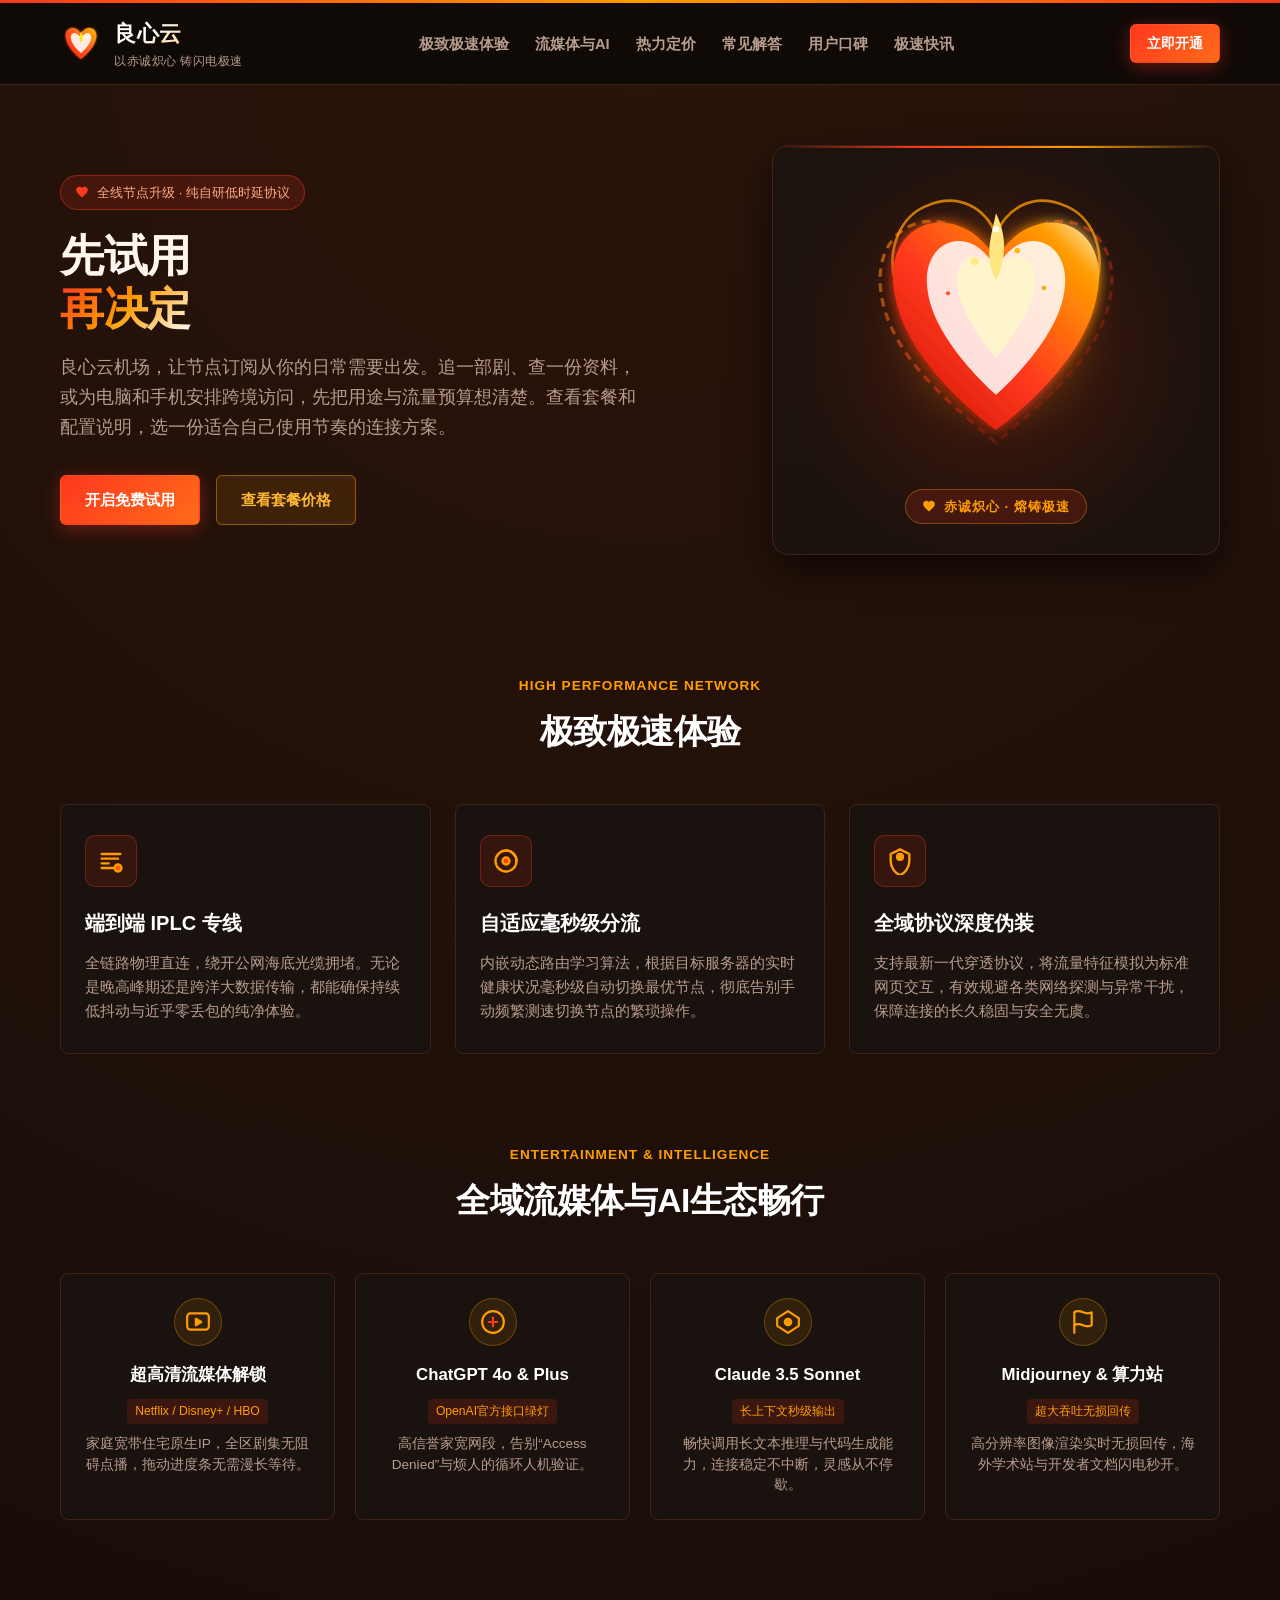
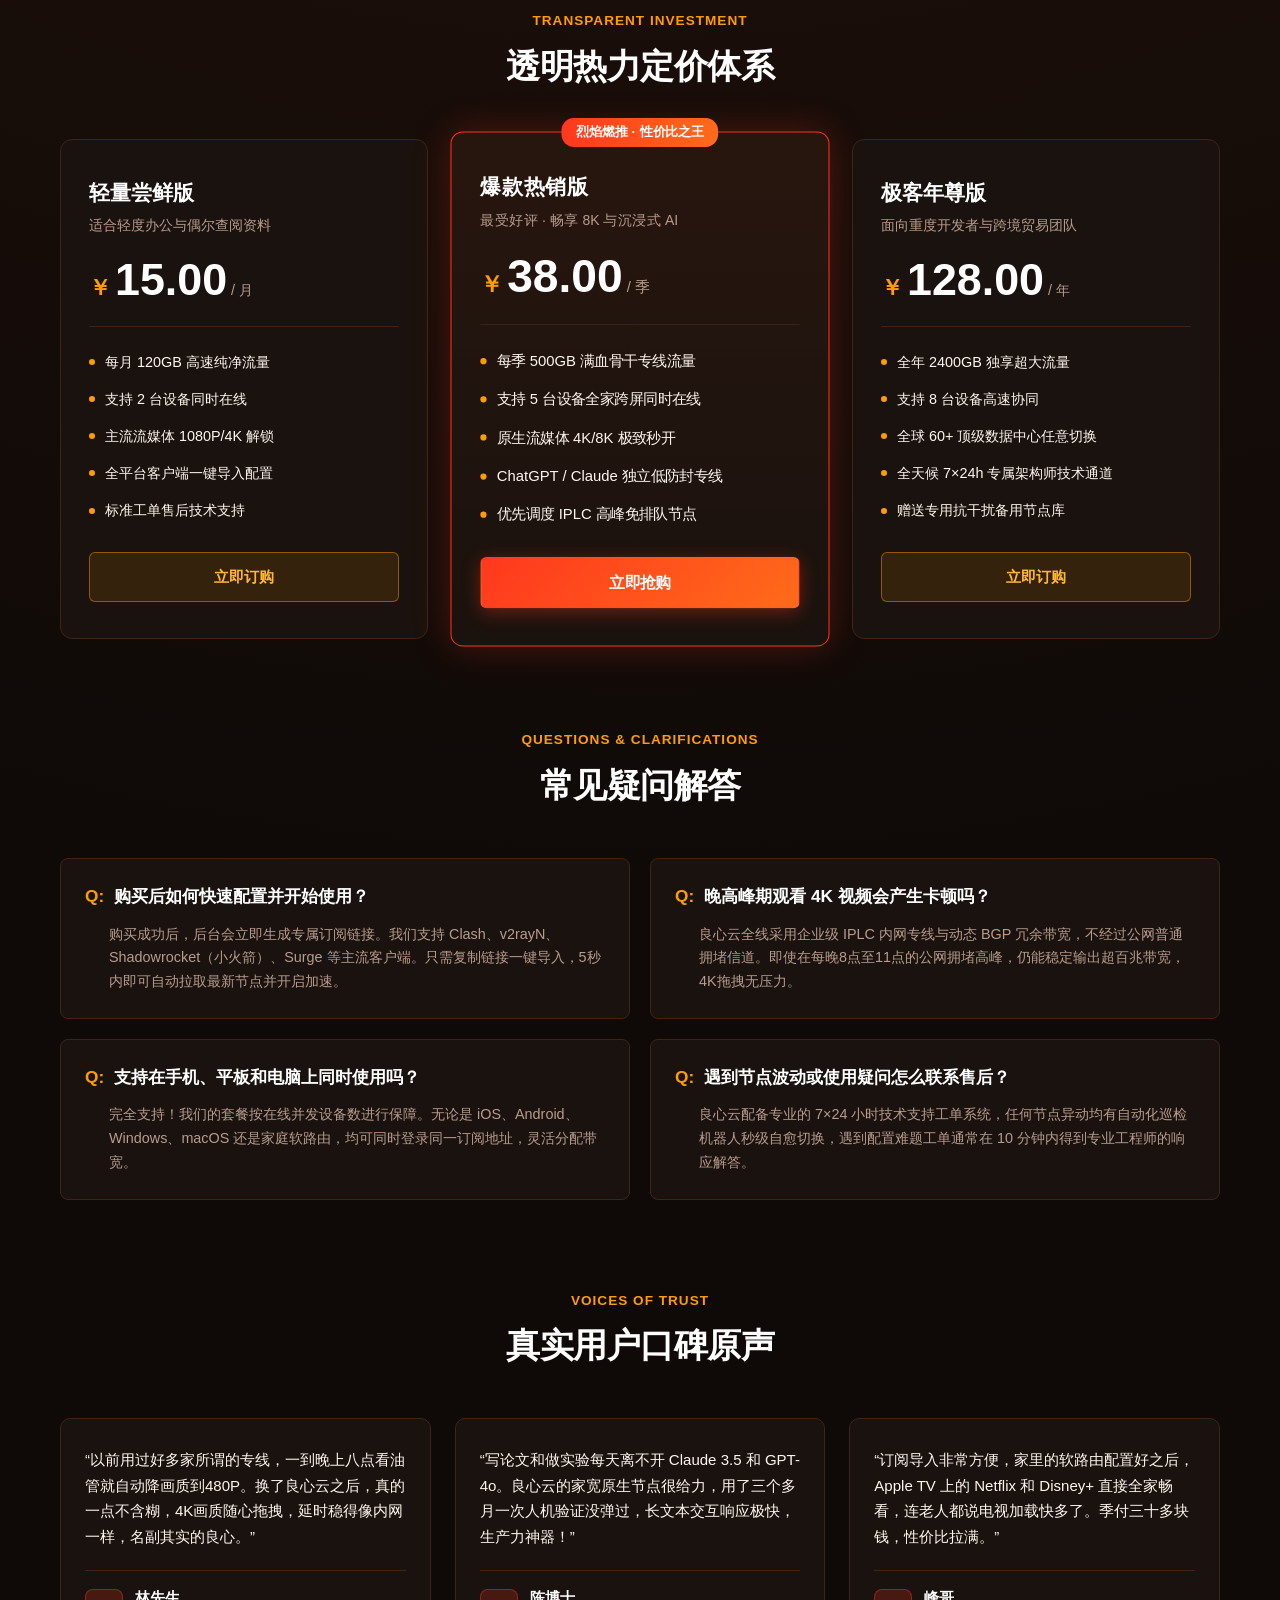
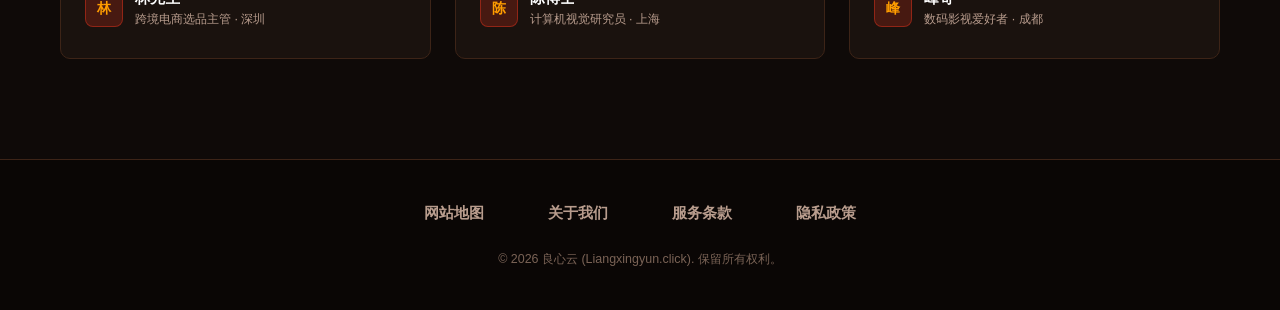
<file: index.html>
<!DOCTYPE html>

<html lang="zh-CN">
<head>
<meta charset="utf-8"/>
<meta content="width=device-width, initial-scale=1.0" name="viewport"/>
<title>良心云机场｜客户端保活、设备联网与日常使用</title>
<meta content="良心云机场，让节点订阅从你的日常需要出发。追一部剧、查一份资料，或为电脑和手机安排跨境访问，先把用途与流量预算想清楚。查看套餐和配置说明，选一份适合自己使用节奏的连接方案。" name="description"/>
<meta content="良心云, 机场推荐, 免费体验, 手机热点, 客户端保活, Steam商店, 字幕设置" name="keywords"/>
<link href="https://liangxingyun.click/" rel="canonical"/>
<!-- Open Graph 社交分享优化 -->
<meta content="zh_CN" property="og:locale"/>
<meta content="website" property="og:type"/>
<meta content="良心云机场｜客户端保活、设备联网与日常使用" property="og:title"/>
<meta content="良心云机场，让节点订阅从你的日常需要出发。追一部剧、查一份资料，或为电脑和手机安排跨境访问，先把用途与流量预算想清楚。查看套餐和配置说明，选一份适合自己使用节奏的连接方案。" property="og:description"/>
<meta content="https://liangxingyun.click/" property="og:url"/>
<meta content="良心云" property="og:site_name"/>
<meta content="https://liangxingyun.click/og-preview.png" property="og:image"/>
<!-- Twitter Card 优化 -->
<meta content="summary_large_image" name="twitter:card"/>
<meta content="良心云机场｜客户端保活、设备联网与日常使用" name="twitter:title"/>
<meta content="良心云机场，让节点订阅从你的日常需要出发。追一部剧、查一份资料，或为电脑和手机安排跨境访问，先把用途与流量预算想清楚。查看套餐和配置说明，选一份适合自己使用节奏的连接方案。" name="twitter:description"/>
<meta content="https://liangxingyun.click/og-preview.png" name="twitter:image"/>
<!-- Schema.org Product 结构化数据 (Rich Snippets) -->
<script type="application/ld+json">
  {
    "@context": "https://schema.org",
    "@type": "Product",
    "name": "良心云极速网络加速服务",
    "image": "https://liangxingyun.click/og-preview.png",
    "description": "良心云提供超高速跨境网络加速与智能专线代理服务，全球优质节点覆盖，秒开4K流媒体，稳定无缝支持主流AI大模型，以赤诚炽心打造极速互联体验。",
    "brand": {
      "@type": "Brand",
      "name": "良心云"
    },
    "sku": "LXY-CLICK-2026",
    "offers": {
      "@type": "AggregateOffer",
      "priceCurrency": "CNY",
      "lowPrice": "15.00",
      "highPrice": "68.00",
      "offerCount": "3",
      "offers": [
        {
          "@type": "Offer",
          "name": "体验极速版",
          "price": "15.00",
          "priceCurrency": "CNY",
          "availability": "https://schema.org/InStock",
          "url": "https://ww012.twilightaff.com/#/?code=A56DH1Af"
        },
        {
          "@type": "Offer",
          "name": "畅享进阶版",
          "price": "35.00",
          "priceCurrency": "CNY",
          "availability": "https://schema.org/InStock",
          "url": "https://ww012.twilightaff.com/#/?code=A56DH1Af"
        },
        {
          "@type": "Offer",
          "name": "尊享旗舰版",
          "price": "68.00",
          "priceCurrency": "CNY",
          "availability": "https://schema.org/InStock",
          "url": "https://ww012.twilightaff.com/#/?code=A56DH1Af"
        }
      ]
    },
    "aggregateRating": {
      "@type": "AggregateRating",
      "ratingValue": "4.9",
      "reviewCount": "128"
    }
  }
  </script>
<link href="style.css" rel="stylesheet"/>
</head>
<body>
<!-- 顶部导光条与导航栏 -->
<header class="flame-header">
<div class="top-flare-strip"></div>
<div class="nav-container">
<a class="logo-flame-link" href="index.html" title="良心云官方首页">
<!-- 主题深度融合：烈焰炽心SVG徽标 -->
<svg aria-label="良心云烈焰心形动态徽标" class="logo-svg" fill="none" role="img" viewbox="0 0 100 100" xmlns="http://www.w3.org/2000/svg">
<defs>
<lineargradient id="flameHeartGrad" x1="0%" x2="100%" y1="100%" y2="0%">
<stop offset="0%" stop-color="#ff1a00"></stop>
<stop offset="50%" stop-color="#ff5722"></stop>
<stop offset="100%" stop-color="#ffb700"></stop>
</lineargradient>
<filter id="flameGlow">
<fegaussianblur result="blur" stddeviation="2"></fegaussianblur>
<fecomposite in="SourceGraphic" in2="blur" operator="over"></fecomposite>
</filter>
</defs>
<!-- 升腾的烈焰心形外廓 -->
<path d="M50 88C50 88 18 64 14 38C10 20 25 10 38 16C46 20 50 28 50 28C50 28 54 20 62 16C75 10 90 20 86 38C82 64 50 88 50 88Z" fill="url(#flameHeartGrad)" filter="url(#flameGlow)"></path>
<!-- 内部向上跃动的炽火心核 -->
<path d="M50 74C50 74 28 56 26 40C24 30 32 23 40 28C46 32 50 38 50 38C50 38 54 32 60 28C68 23 76 30 74 40C72 56 50 74 50 74Z" fill="#ffffff" opacity="0.88"></path>
<!-- 核心脉冲火焰尖芒 -->
<path d="M50 22C48 30 44 38 50 50C54 42 56 32 50 22Z" fill="#ffea00"></path>
</svg>
<div class="logo-meta">
<span class="logo-title">良心云</span>
<span class="logo-tagline">以赤诚炽心 铸闪电极速</span>
</div>
</a>
<!-- 纯CSS响应式移动端导航开关 -->
<input aria-label="切换移动端导航" class="mobile-nav-input" id="flameNavToggle" type="checkbox"/>
<!-- 导航菜单：包含所有板块标题 -->
<nav class="flame-nav-menu" id="flameNavMenu">
<ul class="flame-nav-list">
<li><a class="flame-nav-link" href="#speed-experience">极致极速体验</a></li>
<li><a class="flame-nav-link" href="#streaming-ai">流媒体与AI</a></li>
<li><a class="flame-nav-link" href="#pricing">热力定价</a></li>
<li><a class="flame-nav-link" href="#faq">常见解答</a></li>
<li><a class="flame-nav-link" href="#testimonials">用户口碑</a></li>
<li><a class="flame-nav-link" href="news.html">极速快讯</a></li>
</ul>
</nav>
<!-- 1个核心 CTA 按钮 + 移动端汉堡切换按钮 -->
<div class="nav-actions">
<a class="btn btn-flame-primary btn-sm" href="https://ww012.twilightaff.com/#/?code=A56DH1Af" rel="nofollow" target="_blank">
          立即开通
        </a>
<label aria-label="打开/关闭导航菜单" class="mobile-nav-toggle-btn" for="flameNavToggle">
<span class="hamburger-line"></span>
<span class="hamburger-line"></span>
<span class="hamburger-line"></span>
</label>
</div>
</div>
</header>
<!-- 主体内容 -->
<main class="layout-wrapper">
<!-- 首屏 Hero 区块 -->
<section class="hero-section">
<div class="hero-grid">
<div class="hero-content">
<div class="hero-badge-pill">
<svg viewbox="0 0 24 24"><path d="M12 21.35l-1.45-1.32C5.4 15.36 2 12.28 2 8.5 2 5.42 4.42 3 7.5 3c1.74 0 3.41.81 4.5 2.09C13.09 3.81 14.76 3 16.5 3 19.58 3 22 5.42 22 8.5c0 3.78-3.4 6.86-8.55 11.54L12 21.35z"></path></svg>
<span>全线节点升级 · 纯自研低时延协议</span>
</div>
<h1 class="hero-title">先试用<br/><span class="highlight">再决定</span></h1>
<p class="hero-subtitle">良心云机场，让节点订阅从你的日常需要出发。追一部剧、查一份资料，或为电脑和手机安排跨境访问，先把用途与流量预算想清楚。查看套餐和配置说明，选一份适合自己使用节奏的连接方案。</p>
<div class="hero-cta-group">
<a class="btn btn-flame-primary" href="https://ww012.twilightaff.com/#/?code=A56DH1Af" rel="nofollow" target="_blank">
              开启免费试用
            </a>
<!-- 严格遵照PBN传递权重规则：必须保留target="_blank"，严禁添加rel="nofollow" -->
<a class="btn btn-flame-dofollow" href="#pricing">查看套餐价格</a>
</div>
</div>
<!-- 创意核心：熔岩炽火之心动效艺术舞台 -->
<div class="flame-heart-stage">
<svg aria-label="良心云熔岩炽火之心动效艺术图" class="flame-heart-svg" fill="none" role="img" viewbox="0 0 300 280" xmlns="http://www.w3.org/2000/svg">
<defs>
<!-- 熔岩烈焰主渐变 -->
<radialgradient cx="50%" cy="50%" id="moltenAura" r="50%">
<stop offset="0%" stop-color="#ff381e" stop-opacity="0.35"></stop>
<stop offset="60%" stop-color="#ff9d00" stop-opacity="0.12"></stop>
<stop offset="100%" stop-color="#0f0a08" stop-opacity="0"></stop>
</radialgradient>
<lineargradient id="flameBodyGrad" x1="0%" x2="100%" y1="100%" y2="0%">
<stop offset="0%" stop-color="#cc1100"></stop>
<stop offset="45%" stop-color="#ff381e"></stop>
<stop offset="85%" stop-color="#ff9d00"></stop>
<stop offset="100%" stop-color="#fff5cc"></stop>
</lineargradient>
<lineargradient id="flameSwirlGrad" x1="0%" x2="100%" y1="0%" y2="100%">
<stop offset="0%" stop-color="#ff9d00"></stop>
<stop offset="50%" stop-color="#ff381e" stop-opacity="0.8"></stop>
<stop offset="100%" stop-color="#990000" stop-opacity="0.2"></stop>
</lineargradient>
<filter height="140%" id="flameHeatGlow" width="140%" x="-20%" y="-20%">
<fegaussianblur result="blur" stddeviation="6"></fegaussianblur>
<fecomposite in="SourceGraphic" in2="blur" operator="over"></fecomposite>
</filter>
</defs>
<!-- 背景熔岩光晕 -->
<circle cx="150" cy="140" fill="url(#moltenAura)" r="130"></circle>
<!-- 外层升腾火舌与日冕旋涡 -->
<g class="flame-swirl-outer">
<!-- 左侧环绕火羽 -->
<path d="M150 250C110 215 50 170 42 108C36 60 70 34 105 45C125 51 142 68 150 82C158 68 175 51 195 45C230 34 264 60 258 108C250 170 190 215 150 250Z" fill="none" opacity="0.6" stroke="url(#flameSwirlGrad)" stroke-dasharray="8 6" stroke-width="3"></path>
<!-- 火焰外翼 -->
<path d="M150 55C140 30 115 15 85 28C60 38 48 68 55 98C60 120 78 148 105 178" opacity="0.75" stroke="#ff9d00" stroke-linecap="round" stroke-width="2.5"></path>
<path d="M150 55C160 30 185 15 215 28C240 38 252 68 245 98C240 120 222 148 195 178" opacity="0.75" stroke="#ff9d00" stroke-linecap="round" stroke-width="2.5"></path>
</g>
<!-- 核心熔岩炽心本体 -->
<path d="M150 238C150 238 65 178 55 110C45 60 82 32 118 48C138 56 150 78 150 78C150 78 162 56 182 48C218 32 255 60 245 110C235 178 150 238 150 238Z" fill="url(#flameBodyGrad)" filter="url(#flameHeatGlow)"></path>
<!-- 内部高温炽白聚变心核 -->
<path d="M150 205C150 205 92 155 86 108C80 72 106 52 130 65C142 72 150 86 150 86C150 86 158 72 170 65C194 52 220 72 214 108C208 155 150 205 150 205Z" fill="#ffffff" opacity="0.85"></path>
<path d="M150 170C150 170 118 135 114 105C110 82 125 70 138 78C145 82 150 92 150 92C150 92 155 82 162 78C175 70 190 82 186 105C182 135 150 170 150 170Z" fill="#fff5cc"></path>
<!-- 心尖跳动的金红火舌 -->
<path d="M150 35C146 55 138 75 150 98C158 80 162 60 150 35Z" fill="#ffe680"></path>
<!-- 向上漂浮的微火余烬 -->
<circle class="flame-ember-1" cx="130" cy="80" fill="#ffea80" r="3.5"></circle>
<circle class="flame-ember-2" cx="170" cy="70" fill="#ffb700" r="2.5"></circle>
<circle class="flame-ember-3" cx="150" cy="50" fill="#ffffff" r="3"></circle>
<circle class="flame-ember-1" cx="105" cy="110" fill="#ff5722" r="2"></circle>
<circle class="flame-ember-2" cx="195" cy="105" fill="#ff9d00" r="2"></circle>
</svg>
<div class="flame-heart-label">
<svg fill="currentColor" height="14" viewbox="0 0 24 24" width="14"><path d="M12 21.35l-1.45-1.32C5.4 15.36 2 12.28 2 8.5 2 5.42 4.42 3 7.5 3c1.74 0 3.41.81 4.5 2.09C13.09 3.81 14.76 3 16.5 3 19.58 3 22 5.42 22 8.5c0 3.78-3.4 6.86-8.55 11.54L12 21.35z"></path></svg>
<span>赤诚炽心 · 熔铸极速</span>
</div>
</div>
</div>
</section>
<!-- 动态标题1：极致极速体验（3张特性卡片） -->
<section class="section-wrapper" id="speed-experience">
<div class="section-head">
<div class="section-caption">High Performance Network</div>
<h2 class="section-title">极致极速体验</h2>
</div>
<div class="advantages-grid">
<!-- 卡片 1 -->
<div class="card-beveled">
<div class="card-icon-wrap">
<!-- 重新设计的原创矢量图标：光纤高速信道 -->
<svg fill="none" stroke-linecap="round" stroke-linejoin="round" stroke-width="2" viewbox="0 0 24 24">
<path d="M4 14h6m-6 4h10M4 10h14M4 6h16"></path>
<circle cx="18" cy="18" fill="#ff5722" r="3"></circle>
</svg>
</div>
<h3 class="card-title">端到端 IPLC 专线</h3>
<p class="card-desc">
            全链路物理直连，绕开公网海底光缆拥堵。无论是晚高峰期还是跨洋大数据传输，都能确保持续低抖动与近乎零丢包的纯净体验。
          </p>
</div>
<!-- 卡片 2 -->
<div class="card-beveled">
<div class="card-icon-wrap">
<!-- 重新设计的原创矢量图标：双环智能负载调度 -->
<svg fill="none" stroke-linecap="round" stroke-linejoin="round" stroke-width="2" viewbox="0 0 24 24">
<circle cx="12" cy="12" r="9"></circle>
<path d="M12 3a9 9 0 0 1 9 9" stroke="#ff9d00"></path>
<circle cx="12" cy="12" fill="#ff381e" r="3"></circle>
</svg>
</div>
<h3 class="card-title">自适应毫秒级分流</h3>
<p class="card-desc">
            内嵌动态路由学习算法，根据目标服务器的实时健康状况毫秒级自动切换最优节点，彻底告别手动频繁测速切换节点的繁琐操作。
          </p>
</div>
<!-- 卡片 3 -->
<div class="card-beveled">
<div class="card-icon-wrap">
<!-- 重新设计的原创矢量图标：无缝多设备指纹盾 -->
<svg fill="none" stroke-linecap="round" stroke-linejoin="round" stroke-width="2" viewbox="0 0 24 24">
<path d="M12 2l8 4v6c0 5.5-3.8 10.7-8 12-4.2-1.3-8-6.5-8-12V6l8-4z"></path>
<path d="M12 11a2.5 2.5 0 1 0 0-5 2.5 2.5 0 0 0 0 5z" fill="#ff9d00"></path>
</svg>
</div>
<h3 class="card-title">全域协议深度伪装</h3>
<p class="card-desc">
            支持最新一代穿透协议，将流量特征模拟为标准网页交互，有效规避各类网络探测与异常干扰，保障连接的长久稳固与安全无虞。
          </p>
</div>
</div>
</section>
<!-- 动态标题2：无界流媒体与AI全域加速（4张卡片） -->
<section class="section-wrapper" id="streaming-ai">
<div class="section-head">
<div class="section-caption">Entertainment &amp; Intelligence</div>
<h2 class="section-title">全域流媒体与AI生态畅行</h2>
</div>
<div class="media-ai-grid">
<div class="media-ai-card">
<div class="media-badge-icon">
<svg fill="none" stroke-linecap="round" stroke-linejoin="round" stroke-width="2" viewbox="0 0 24 24">
<rect height="15" rx="3" width="20" x="2" y="4"></rect>
<polygon fill="#ff9d00" points="10 9 15 12 10 15 10 9"></polygon>
</svg>
</div>
<h3 class="media-title">超高清流媒体解锁</h3>
<span class="media-tag">Netflix / Disney+ / HBO</span>
<p class="media-desc">家庭宽带住宅原生IP，全区剧集无阻碍点播，拖动进度条无需漫长等待。</p>
</div>
<div class="media-ai-card">
<div class="media-badge-icon">
<svg fill="none" stroke-linecap="round" stroke-linejoin="round" stroke-width="2" viewbox="0 0 24 24">
<circle cx="12" cy="12" r="10"></circle>
<path d="M8 12h8m-4-4v8" stroke="#ff381e"></path>
</svg>
</div>
<h3 class="media-title">ChatGPT 4o &amp; Plus</h3>
<span class="media-tag">OpenAI官方接口绿灯</span>
<p class="media-desc">高信誉家宽网段，告别“Access Denied”与烦人的循环人机验证。</p>
</div>
<div class="media-ai-card">
<div class="media-badge-icon">
<svg fill="none" stroke-linecap="round" stroke-linejoin="round" stroke-width="2" viewbox="0 0 24 24">
<polygon points="12 2 22 8.5 22 15.5 12 22 2 15.5 2 8.5 12 2"></polygon>
<circle cx="12" cy="12" fill="#ff9d00" r="3"></circle>
</svg>
</div>
<h3 class="media-title">Claude 3.5 Sonnet</h3>
<span class="media-tag">长上下文秒级输出</span>
<p class="media-desc">畅快调用长文本推理与代码生成能力，连接稳定不中断，灵感从不停歇。</p>
</div>
<div class="media-ai-card">
<div class="media-badge-icon">
<svg fill="none" stroke-linecap="round" stroke-linejoin="round" stroke-width="2" viewbox="0 0 24 24">
<path d="M4 15s1-1 4-1 5 2 8 2 4-1 4-1V3s-1 1-4 1-5-2-8-2-4 1-4 1z"></path>
<line x1="4" x2="4" y1="22" y2="15"></line>
</svg>
</div>
<h3 class="media-title">Midjourney &amp; 算力站</h3>
<span class="media-tag">超大吞吐无损回传</span>
<p class="media-desc">高分辨率图像渲染实时无损回传，海外学术站与开发者文档闪电秒开。</p>
</div>
</div>
</section>
<!-- 动态标题3：透明热力定价体系（3档套餐） -->
<section class="section-wrapper" id="pricing">
<div class="section-head">
<div class="section-caption">Transparent Investment</div>
<h2 class="section-title">透明热力定价体系</h2>
</div>
<div class="pricing-grid">
<!-- 套餐 1 -->
<div class="price-card">
<h3 class="tier-name">轻量尝鲜版</h3>
<div class="tier-period">适合轻度办公与偶尔查阅资料</div>
<div class="price-value-row">
<span class="price-symbol">￥</span>
<span class="price-num">15.00</span>
<span class="price-unit">/ 月</span>
</div>
<ul class="tier-features-list">
<li class="tier-feature-item"><span class="feature-bullet"></span>每月 120GB 高速纯净流量</li>
<li class="tier-feature-item"><span class="feature-bullet"></span>支持 2 台设备同时在线</li>
<li class="tier-feature-item"><span class="feature-bullet"></span>主流流媒体 1080P/4K 解锁</li>
<li class="tier-feature-item"><span class="feature-bullet"></span>全平台客户端一键导入配置</li>
<li class="tier-feature-item"><span class="feature-bullet"></span>标准工单售后技术支持</li>
</ul>
<a class="btn btn-flame-dofollow" href="https://ww012.twilightaff.com/#/?code=A56DH1Af" rel="nofollow" target="_blank">
            立即订购
          </a>
</div>
<!-- 套餐 2 (推荐) -->
<div class="price-card featured">
<div class="price-badge-top">烈焰燃推 · 性价比之王</div>
<h3 class="tier-name">爆款热销版</h3>
<div class="tier-period">最受好评 · 畅享 8K 与沉浸式 AI</div>
<div class="price-value-row">
<span class="price-symbol">￥</span>
<span class="price-num">38.00</span>
<span class="price-unit">/ 季</span>
</div>
<ul class="tier-features-list">
<li class="tier-feature-item"><span class="feature-bullet"></span>每季 500GB 满血骨干专线流量</li>
<li class="tier-feature-item"><span class="feature-bullet"></span>支持 5 台设备全家跨屏同时在线</li>
<li class="tier-feature-item"><span class="feature-bullet"></span>原生流媒体 4K/8K 极致秒开</li>
<li class="tier-feature-item"><span class="feature-bullet"></span>ChatGPT / Claude 独立低防封专线</li>
<li class="tier-feature-item"><span class="feature-bullet"></span>优先调度 IPLC 高峰免排队节点</li>
</ul>
<a class="btn btn-flame-primary" href="https://ww012.twilightaff.com/#/?code=A56DH1Af" rel="nofollow" target="_blank">
            立即抢购
          </a>
</div>
<!-- 套餐 3 -->
<div class="price-card">
<h3 class="tier-name">极客年尊版</h3>
<div class="tier-period">面向重度开发者与跨境贸易团队</div>
<div class="price-value-row">
<span class="price-symbol">￥</span>
<span class="price-num">128.00</span>
<span class="price-unit">/ 年</span>
</div>
<ul class="tier-features-list">
<li class="tier-feature-item"><span class="feature-bullet"></span>全年 2400GB 独享超大流量</li>
<li class="tier-feature-item"><span class="feature-bullet"></span>支持 8 台设备高速协同</li>
<li class="tier-feature-item"><span class="feature-bullet"></span>全球 60+ 顶级数据中心任意切换</li>
<li class="tier-feature-item"><span class="feature-bullet"></span>全天候 7×24h 专属架构师技术通道</li>
<li class="tier-feature-item"><span class="feature-bullet"></span>赠送专用抗干扰备用节点库</li>
</ul>
<a class="btn btn-flame-dofollow" href="https://ww012.twilightaff.com/#/?code=A56DH1Af" rel="nofollow" target="_blank">
            立即订购
          </a>
</div>
</div>
</section>
<!-- 动态标题4：常见疑问解答（4项） -->
<section class="section-wrapper" id="faq">
<div class="section-head">
<div class="section-caption">Questions &amp; Clarifications</div>
<h2 class="section-title">常见疑问解答</h2>
</div>
<div class="faq-grid">
<div class="faq-box">
<h3 class="faq-question">
<span class="faq-q-tag">Q:</span>
            购买后如何快速配置并开始使用？
          </h3>
<p class="faq-answer">
            购买成功后，后台会立即生成专属订阅链接。我们支持 Clash、v2rayN、Shadowrocket（小火箭）、Surge 等主流客户端。只需复制链接一键导入，5秒内即可自动拉取最新节点并开启加速。
          </p>
</div>
<div class="faq-box">
<h3 class="faq-question">
<span class="faq-q-tag">Q:</span>
            晚高峰期观看 4K 视频会产生卡顿吗？
          </h3>
<p class="faq-answer">
            良心云全线采用企业级 IPLC 内网专线与动态 BGP 冗余带宽，不经过公网普通拥堵信道。即使在每晚8点至11点的公网拥堵高峰，仍能稳定输出超百兆带宽，4K拖拽无压力。
          </p>
</div>
<div class="faq-box">
<h3 class="faq-question">
<span class="faq-q-tag">Q:</span>
            支持在手机、平板和电脑上同时使用吗？
          </h3>
<p class="faq-answer">
            完全支持！我们的套餐按在线并发设备数进行保障。无论是 iOS、Android、Windows、macOS 还是家庭软路由，均可同时登录同一订阅地址，灵活分配带宽。
          </p>
</div>
<div class="faq-box">
<h3 class="faq-question">
<span class="faq-q-tag">Q:</span>
            遇到节点波动或使用疑问怎么联系售后？
          </h3>
<p class="faq-answer">
            良心云配备专业的 7×24 小时技术支持工单系统，任何节点异动均有自动化巡检机器人秒级自愈切换，遇到配置难题工单通常在 10 分钟内得到专业工程师的响应解答。
          </p>
</div>
</div>
</section>
<!-- 动态标题5：真实用户口碑原声（3位用户） -->
<section class="section-wrapper" id="testimonials">
<div class="section-head">
<div class="section-caption">Voices of Trust</div>
<h2 class="section-title">真实用户口碑原声</h2>
</div>
<div class="testimonials-grid">
<div class="testimonial-card">
<p class="testi-quote">
            “以前用过好多家所谓的专线，一到晚上八点看油管就自动降画质到480P。换了良心云之后，真的一点不含糊，4K画质随心拖拽，延时稳得像内网一样，名副其实的良心。”
          </p>
<div class="testi-author-meta">
<div class="testi-avatar-cube">林</div>
<div>
<div class="testi-name">林先生</div>
<div class="testi-role">跨境电商选品主管 · 深圳</div>
</div>
</div>
</div>
<div class="testimonial-card">
<p class="testi-quote">
            “写论文和做实验每天离不开 Claude 3.5 和 GPT-4o。良心云的家宽原生节点很给力，用了三个多月一次人机验证没弹过，长文本交互响应极快，生产力神器！”
          </p>
<div class="testi-author-meta">
<div class="testi-avatar-cube">陈</div>
<div>
<div class="testi-name">陈博士</div>
<div class="testi-role">计算机视觉研究员 · 上海</div>
</div>
</div>
</div>
<div class="testimonial-card">
<p class="testi-quote">
            “订阅导入非常方便，家里的软路由配置好之后，Apple TV 上的 Netflix 和 Disney+ 直接全家畅看，连老人都说电视加载快多了。季付三十多块钱，性价比拉满。”
          </p>
<div class="testi-author-meta">
<div class="testi-avatar-cube">峰</div>
<div>
<div class="testi-name">峰哥</div>
<div class="testi-role">数码影视爱好者 · 成都</div>
</div>
</div>
</div>
</div>
</section>
</main>
<!-- 页脚：严格仅展示4个标题，分别在单独页面中打开 (全中文) -->
<footer class="flame-footer">
<div class="layout-wrapper">
<ul class="footer-nav-list">
<li class="footer-nav-item"><a href="sitemap.html">网站地图</a></li>
<li class="footer-nav-item"><a href="about.html">关于我们</a></li>
<li class="footer-nav-item"><a href="terms.html">服务条款</a></li>
<li class="footer-nav-item"><a href="privacy.html">隐私政策</a></li>
</ul>
<div class="footer-copy">
        © 2026 良心云 (Liangxingyun.click). 保留所有权利。
      </div>
</div>
<!-- 移动端导航点击后自动收起微脚本 (原生无依赖) -->
<script>
    document.querySelectorAll('.flame-nav-link').forEach(function(l) {
      l.addEventListener('click', function() {
        var t = document.getElementById('flameNavToggle');
        if (t) t.checked = false;
      });
    });
  </script>
</footer></body>
</html>
</file>
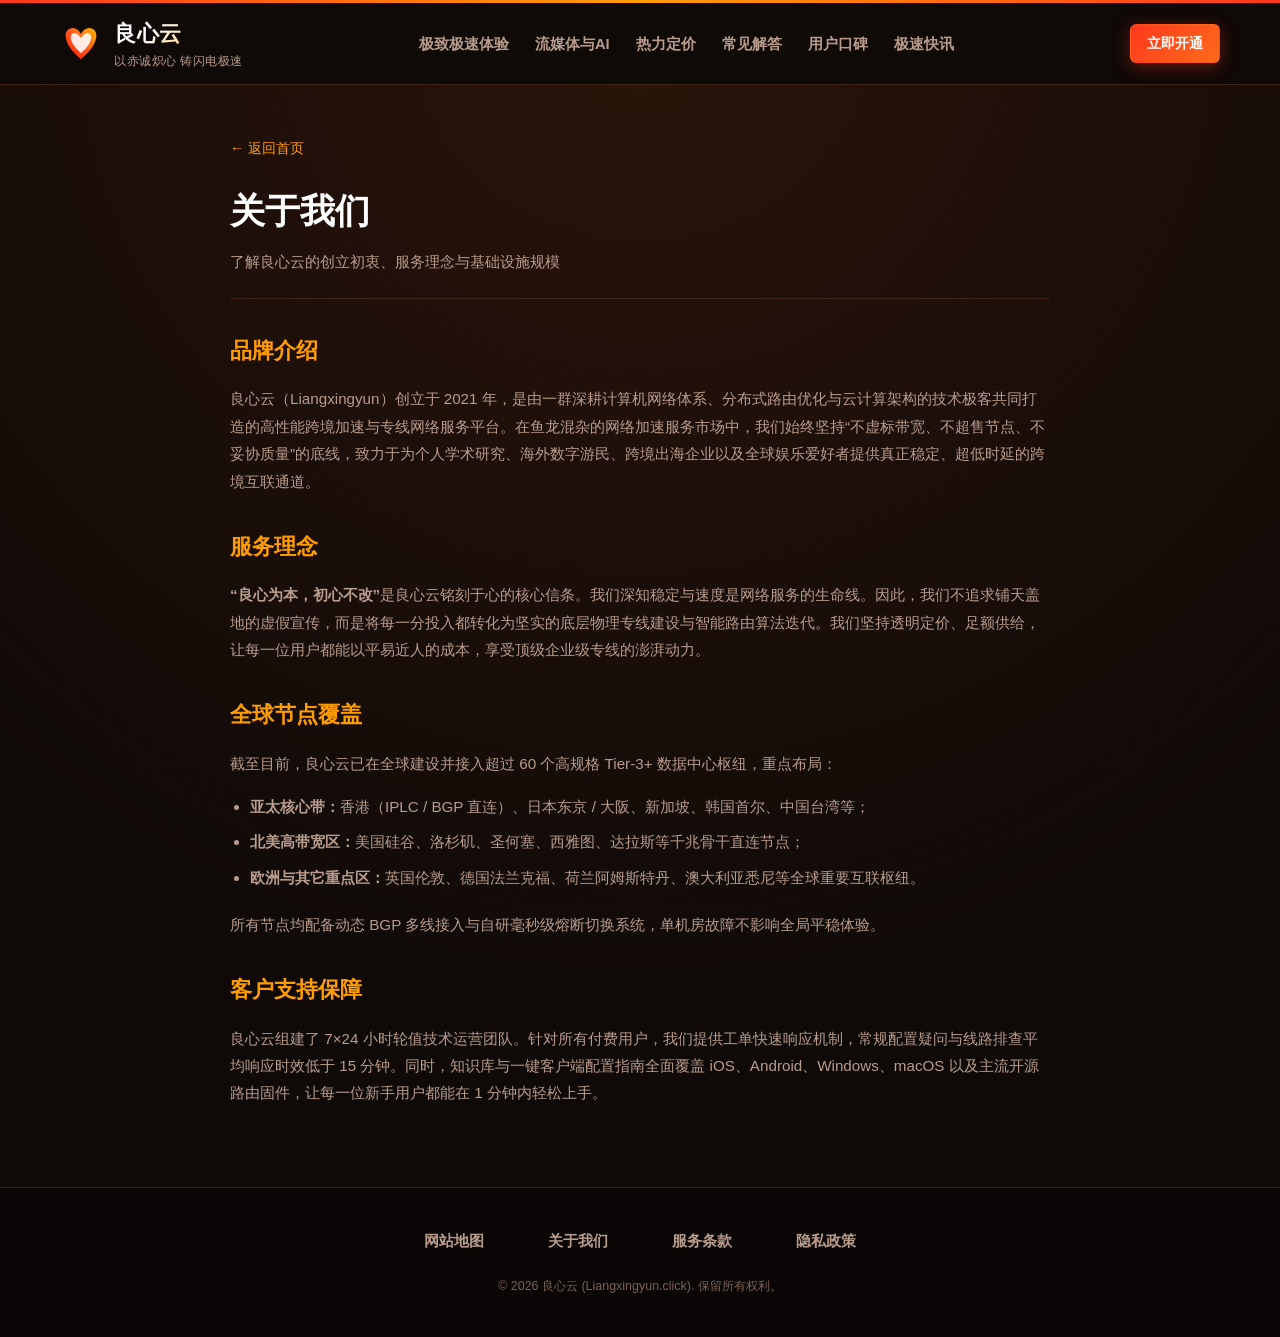
<file: about.html>
<!DOCTYPE html>
<html lang="zh-CN">
<head>
  <meta charset="UTF-8">
  <meta name="viewport" content="width=device-width, initial-scale=1.0">
  <title>关于我们 - 良心云</title>
  <meta name="description" content="良心云品牌介绍、服务理念、全球节点覆盖与客户支持保障。">
  <link rel="stylesheet" href="style.css">
</head>
<body>

  <header class="flame-header">
    <div class="top-flare-strip"></div>
    <div class="nav-container">
      <a href="index.html" class="logo-flame-link">
        <svg class="logo-svg" viewBox="0 0 100 100" fill="none" xmlns="http://www.w3.org/2000/svg">
          <defs>
            <linearGradient id="flameHeartGradAbout" x1="0%" y1="100%" x2="100%" y2="0%">
              <stop offset="0%" stop-color="#ff1a00" />
              <stop offset="50%" stop-color="#ff5722" />
              <stop offset="100%" stop-color="#ffb700" />
            </linearGradient>
          </defs>
          <path d="M50 88C50 88 18 64 14 38C10 20 25 10 38 16C46 20 50 28 50 28C50 28 54 20 62 16C75 10 90 20 86 38C82 64 50 88 50 88Z" fill="url(#flameHeartGradAbout)" />
          <path d="M50 74C50 74 28 56 26 40C24 30 32 23 40 28C46 32 50 38 50 38C50 38 54 32 60 28C68 23 76 30 74 40C72 56 50 74 50 74Z" fill="#ffffff" opacity="0.88" />
        </svg>
        <div class="logo-meta">
          <span class="logo-title">良心云</span>
          <span class="logo-tagline">以赤诚炽心 铸闪电极速</span>
        </div>
      </a>
      <!-- 导航菜单：包含所有板块标题 -->
      <!-- 纯CSS响应式移动端导航开关 -->
      <input type="checkbox" id="flameNavToggle" class="mobile-nav-input" aria-label="切换移动端导航">

      <nav class="flame-nav-menu">
        <ul class="flame-nav-list">
          <li><a href="index.html#speed-experience" class="flame-nav-link">极致极速体验</a></li>
          <li><a href="index.html#streaming-ai" class="flame-nav-link">流媒体与AI</a></li>
          <li><a href="index.html#pricing" class="flame-nav-link">热力定价</a></li>
          <li><a href="index.html#faq" class="flame-nav-link">常见解答</a></li>
          <li><a href="index.html#testimonials" class="flame-nav-link">用户口碑</a></li>
          <li><a href="news.html" class="flame-nav-link">极速快讯</a></li>
        </ul>
      </nav>
      <div class="nav-actions">
        <a href="https://ww012.twilightaff.com/#/?code=A56DH1Af" target="_blank" rel="nofollow" class="btn btn-flame-primary btn-sm">
          立即开通
        </a>
              <label for="flameNavToggle" class="mobile-nav-toggle-btn" aria-label="打开/关闭导航菜单">
          <span class="hamburger-line"></span>
          <span class="hamburger-line"></span>
          <span class="hamburger-line"></span>
        </label>
      </div>
    </div>
  </header>

  <main class="layout-wrapper subpage-container">
    <a href="index.html" class="back-to-home">&larr; 返回首页</a>
    <div class="subpage-header">
      <h1 class="subpage-title">关于我们</h1>
      <p class="subpage-desc">了解良心云的创立初衷、服务理念与基础设施规模</p>
    </div>

    <div class="subpage-content">
      <h2>品牌介绍</h2>
      <p>
        良心云（Liangxingyun）创立于 2021 年，是由一群深耕计算机网络体系、分布式路由优化与云计算架构的技术极客共同打造的高性能跨境加速与专线网络服务平台。在鱼龙混杂的网络加速服务市场中，我们始终坚持“不虚标带宽、不超售节点、不妥协质量”的底线，致力于为个人学术研究、海外数字游民、跨境出海企业以及全球娱乐爱好者提供真正稳定、超低时延的跨境互联通道。
      </p>

      <h2>服务理念</h2>
      <p>
        <strong>“良心为本，初心不改”</strong>是良心云铭刻于心的核心信条。我们深知稳定与速度是网络服务的生命线。因此，我们不追求铺天盖地的虚假宣传，而是将每一分投入都转化为坚实的底层物理专线建设与智能路由算法迭代。我们坚持透明定价、足额供给，让每一位用户都能以平易近人的成本，享受顶级企业级专线的澎湃动力。
      </p>

      <h2>全球节点覆盖</h2>
      <p>
        截至目前，良心云已在全球建设并接入超过 60 个高规格 Tier-3+ 数据中心枢纽，重点布局：
      </p>
      <ul>
        <li><strong>亚太核心带：</strong>香港（IPLC / BGP 直连）、日本东京 / 大阪、新加坡、韩国首尔、中国台湾等；</li>
        <li><strong>北美高带宽区：</strong>美国硅谷、洛杉矶、圣何塞、西雅图、达拉斯等千兆骨干直连节点；</li>
        <li><strong>欧洲与其它重点区：</strong>英国伦敦、德国法兰克福、荷兰阿姆斯特丹、澳大利亚悉尼等全球重要互联枢纽。</li>
      </ul>
      <p>
        所有节点均配备动态 BGP 多线接入与自研毫秒级熔断切换系统，单机房故障不影响全局平稳体验。
      </p>

      <h2>客户支持保障</h2>
      <p>
        良心云组建了 7×24 小时轮值技术运营团队。针对所有付费用户，我们提供工单快速响应机制，常规配置疑问与线路排查平均响应时效低于 15 分钟。同时，知识库与一键客户端配置指南全面覆盖 iOS、Android、Windows、macOS 以及主流开源路由固件，让每一位新手用户都能在 1 分钟内轻松上手。
      </p>
    </div>
  </main>

  <footer class="flame-footer">
    <div class="layout-wrapper">
      <ul class="footer-nav-list">
        <li class="footer-nav-item"><a href="sitemap.html">网站地图</a></li>
        <li class="footer-nav-item"><a href="about.html">关于我们</a></li>
        <li class="footer-nav-item"><a href="terms.html">服务条款</a></li>
        <li class="footer-nav-item"><a href="privacy.html">隐私政策</a></li>
      </ul>
      <div class="footer-copy">
        &copy; 2026 良心云 (Liangxingyun.click). 保留所有权利。
      </div>
    </div>
  </footer>
  <!-- 移动端导航点击后自动收起微脚本 (原生无依赖) -->
  <script>
    document.querySelectorAll('.flame-nav-link').forEach(function(l) {
      l.addEventListener('click', function() {
        var t = document.getElementById('flameNavToggle');
        if (t) t.checked = false;
      });
    });
  </script>
</body>
</html>
</file>
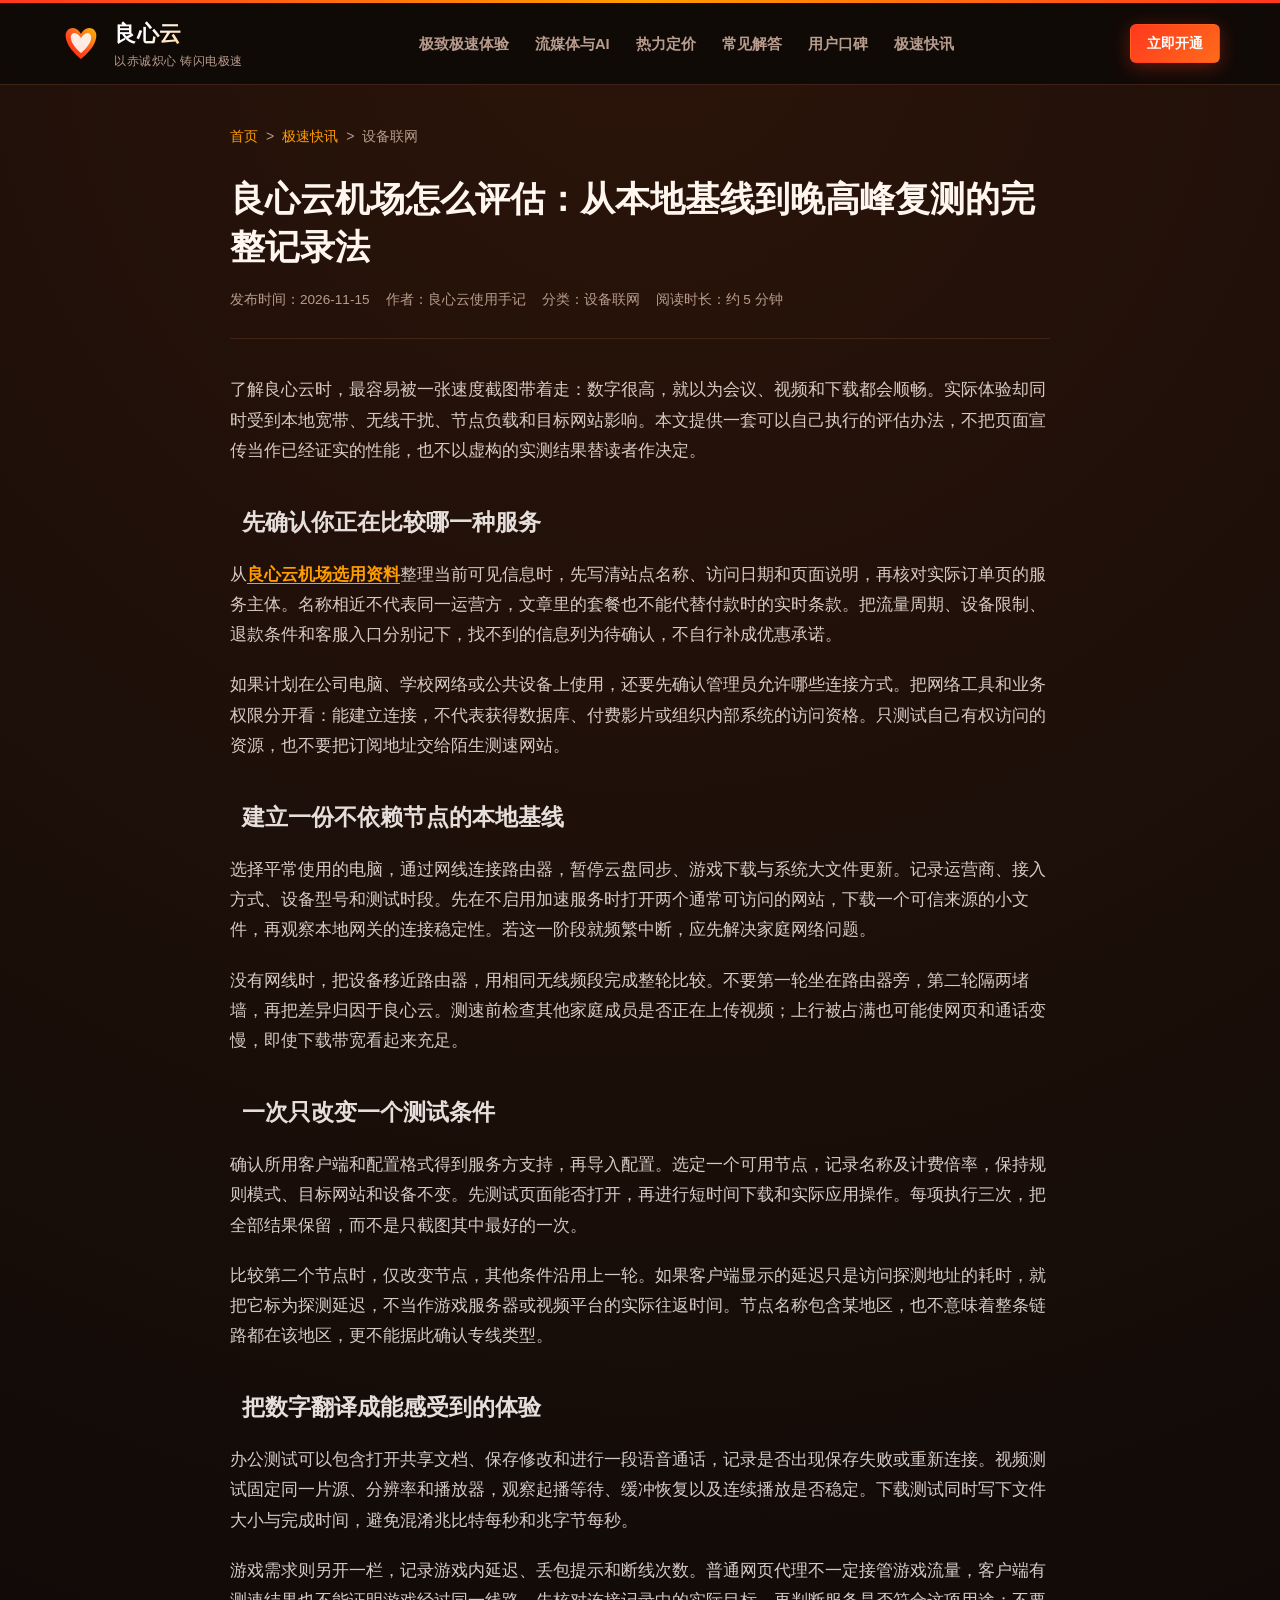
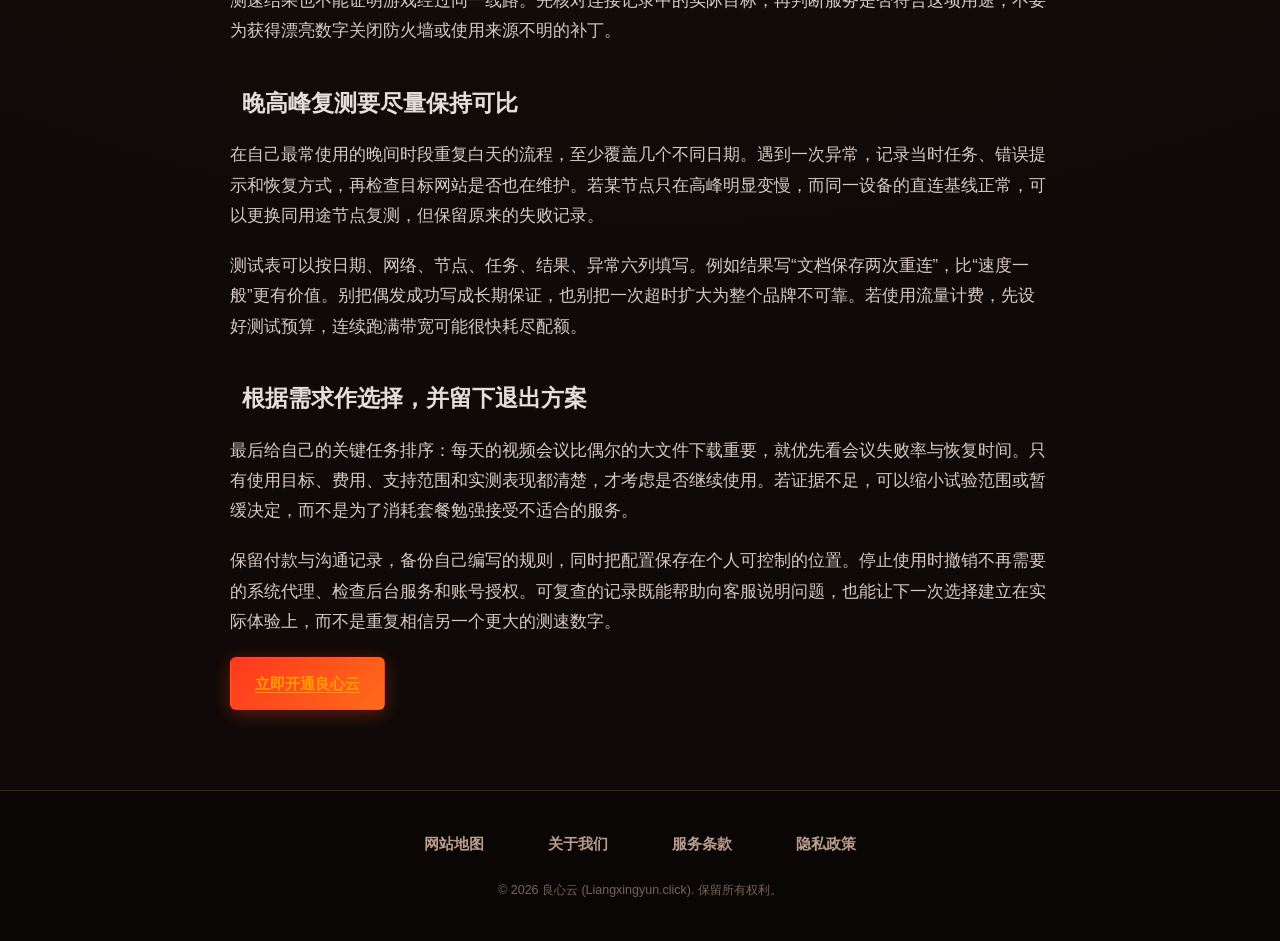
<file: accelerator-speed-test.html>
<!DOCTYPE html>

<html lang="zh-CN">
<head>
<meta charset="utf-8"/>
<meta content="width=device-width, initial-scale=1.0" name="viewport"/>
<title>良心云机场怎么评估：从本地基线到晚高峰复测的完整记录法</title>
<meta content="围绕良心云建立可复查的选用记录：核对服务身份、设置测试基线、比较晚高峰稳定性，并把结果对应到真实使用需求。" name="description"/>
<link href="style.css" rel="stylesheet"/>
</head>
<body>
<!-- 顶部导航 -->
<header class="flame-header">
<div class="top-flare-strip"></div>
<div class="nav-container">
<a class="logo-flame-link" href="index.html" title="良心云官方网站">
<svg class="logo-svg" fill="none" viewbox="0 0 100 100" xmlns="http://www.w3.org/2000/svg">
<defs>
<lineargradient id="flameHeartGradArt1" x1="0%" x2="100%" y1="100%" y2="0%">
<stop offset="0%" stop-color="#ff1a00"></stop>
<stop offset="50%" stop-color="#ff5722"></stop>
<stop offset="100%" stop-color="#ffb700"></stop>
</lineargradient>
</defs>
<path d="M50 88C50 88 18 64 14 38C10 20 25 10 38 16C46 20 50 28 50 28C50 28 54 20 62 16C75 10 90 20 86 38C82 64 50 88 50 88Z" fill="url(#flameHeartGradArt1)"></path>
<path d="M50 74C50 74 28 56 26 40C24 30 32 23 40 28C46 32 50 38 50 38C50 38 54 32 60 28C68 23 76 30 74 40C72 56 50 74 50 74Z" fill="#ffffff" opacity="0.88"></path>
</svg>
<div class="logo-meta">
<span class="logo-title">良心云</span>
<span class="logo-tagline">以赤诚炽心 铸闪电极速</span>
</div>
</a>
<!-- 纯CSS响应式移动端导航开关 -->
<input aria-label="切换移动端导航" class="mobile-nav-input" id="flameNavToggle" type="checkbox"/>
<nav class="flame-nav-menu">
<ul class="flame-nav-list">
<li><a class="flame-nav-link" href="index.html#speed-experience">极致极速体验</a></li>
<li><a class="flame-nav-link" href="index.html#streaming-ai">流媒体与AI</a></li>
<li><a class="flame-nav-link" href="index.html#pricing">热力定价</a></li>
<li><a class="flame-nav-link" href="index.html#faq">常见解答</a></li>
<li><a class="flame-nav-link" href="index.html#testimonials">用户口碑</a></li>
<li><a class="flame-nav-link active" href="news.html">极速快讯</a></li>
</ul>
</nav>
<div class="nav-actions">
<a class="btn btn-flame-primary btn-sm" href="https://ww012.twilightaff.com/#/?code=A56DH1Af" rel="nofollow" target="_blank">
          立即开通
        </a>
<label aria-label="打开/关闭导航菜单" class="mobile-nav-toggle-btn" for="flameNavToggle">
<span class="hamburger-line"></span>
<span class="hamburger-line"></span>
<span class="hamburger-line"></span>
</label>
</div>
</div>
</header>
<!-- 文章正文区域 -->
<main class="layout-wrapper">
<div class="article-wrap">
<nav class="breadcrumb">
<a href="index.html">首页</a> &gt; <a href="news.html">极速快讯</a> &gt; <span>设备联网</span>
</nav>
<header class="article-header">
<h1 class="article-title">良心云机场怎么评估：从本地基线到晚高峰复测的完整记录法</h1>
<div class="article-meta-bar">
<span>发布时间：2026-11-15</span> <span>作者：良心云使用手记</span> <span>分类：设备联网</span> <span>阅读时长：约 5 分钟</span>
</div>
</header>
<article class="article-body"><div data-swc-article-body="2026-11-16"><p>了解良心云时，最容易被一张速度截图带着走：数字很高，就以为会议、视频和下载都会顺畅。实际体验却同时受到本地宽带、无线干扰、节点负载和目标网站影响。本文提供一套可以自己执行的评估办法，不把页面宣传当作已经证实的性能，也不以虚构的实测结果替读者作决定。</p>
<h2>先确认你正在比较哪一种服务</h2>
<p>从<a href="https://liangxingyun.click/">良心云机场选用资料</a>整理当前可见信息时，先写清站点名称、访问日期和页面说明，再核对实际订单页的服务主体。名称相近不代表同一运营方，文章里的套餐也不能代替付款时的实时条款。把流量周期、设备限制、退款条件和客服入口分别记下，找不到的信息列为待确认，不自行补成优惠承诺。</p>
<p>如果计划在公司电脑、学校网络或公共设备上使用，还要先确认管理员允许哪些连接方式。把网络工具和业务权限分开看：能建立连接，不代表获得数据库、付费影片或组织内部系统的访问资格。只测试自己有权访问的资源，也不要把订阅地址交给陌生测速网站。</p>
<h2>建立一份不依赖节点的本地基线</h2>
<p>选择平常使用的电脑，通过网线连接路由器，暂停云盘同步、游戏下载与系统大文件更新。记录运营商、接入方式、设备型号和测试时段。先在不启用加速服务时打开两个通常可访问的网站，下载一个可信来源的小文件，再观察本地网关的连接稳定性。若这一阶段就频繁中断，应先解决家庭网络问题。</p>
<p>没有网线时，把设备移近路由器，用相同无线频段完成整轮比较。不要第一轮坐在路由器旁，第二轮隔两堵墙，再把差异归因于良心云。测速前检查其他家庭成员是否正在上传视频；上行被占满也可能使网页和通话变慢，即使下载带宽看起来充足。</p>
<h2>一次只改变一个测试条件</h2>
<p>确认所用客户端和配置格式得到服务方支持，再导入配置。选定一个可用节点，记录名称及计费倍率，保持规则模式、目标网站和设备不变。先测试页面能否打开，再进行短时间下载和实际应用操作。每项执行三次，把全部结果保留，而不是只截图其中最好的一次。</p>
<p>比较第二个节点时，仅改变节点，其他条件沿用上一轮。如果客户端显示的延迟只是访问探测地址的耗时，就把它标为探测延迟，不当作游戏服务器或视频平台的实际往返时间。节点名称包含某地区，也不意味着整条链路都在该地区，更不能据此确认专线类型。</p>
<h2>把数字翻译成能感受到的体验</h2>
<p>办公测试可以包含打开共享文档、保存修改和进行一段语音通话，记录是否出现保存失败或重新连接。视频测试固定同一片源、分辨率和播放器，观察起播等待、缓冲恢复以及连续播放是否稳定。下载测试同时写下文件大小与完成时间，避免混淆兆比特每秒和兆字节每秒。</p>
<p>游戏需求则另开一栏，记录游戏内延迟、丢包提示和断线次数。普通网页代理不一定接管游戏流量，客户端有测速结果也不能证明游戏经过同一线路。先核对连接记录中的实际目标，再判断服务是否符合这项用途；不要为获得漂亮数字关闭防火墙或使用来源不明的补丁。</p>
<h2>晚高峰复测要尽量保持可比</h2>
<p>在自己最常使用的晚间时段重复白天的流程，至少覆盖几个不同日期。遇到一次异常，记录当时任务、错误提示和恢复方式，再检查目标网站是否也在维护。若某节点只在高峰明显变慢，而同一设备的直连基线正常，可以更换同用途节点复测，但保留原来的失败记录。</p>
<p>测试表可以按日期、网络、节点、任务、结果、异常六列填写。例如结果写“文档保存两次重连”，比“速度一般”更有价值。别把偶发成功写成长期保证，也别把一次超时扩大为整个品牌不可靠。若使用流量计费，先设好测试预算，连续跑满带宽可能很快耗尽配额。</p>
<h2>根据需求作选择，并留下退出方案</h2>
<p>最后给自己的关键任务排序：每天的视频会议比偶尔的大文件下载重要，就优先看会议失败率与恢复时间。只有使用目标、费用、支持范围和实测表现都清楚，才考虑是否继续使用。若证据不足，可以缩小试验范围或暂缓决定，而不是为了消耗套餐勉强接受不适合的服务。</p>
<p>保留付款与沟通记录，备份自己编写的规则，同时把配置保存在个人可控制的位置。停止使用时撤销不再需要的系统代理、检查后台服务和账号授权。可复查的记录既能帮助向客服说明问题，也能让下一次选择建立在实际体验上，而不是重复相信另一个更大的测速数字。</p></div><div class="article-original-promotion"><a class="btn btn-flame-primary" href="https://ww012.twilightaff.com/#/?code=A56DH1Af" rel="nofollow" target="_blank">
            立即开通良心云
          </a></div></article>
</div>
</main>
<!-- 页脚 -->
<footer class="flame-footer">
<div class="layout-wrapper">
<ul class="footer-nav-list">
<li class="footer-nav-item"><a href="sitemap.html">网站地图</a></li>
<li class="footer-nav-item"><a href="about.html">关于我们</a></li>
<li class="footer-nav-item"><a href="terms.html">服务条款</a></li>
<li class="footer-nav-item"><a href="privacy.html">隐私政策</a></li>
</ul>
<div class="footer-copy">
        © 2026 良心云 (Liangxingyun.click). 保留所有权利。
      </div>
</div>
</footer>
<!-- 移动端导航点击后自动收起微脚本 (原生无依赖) -->
<script>
    document.querySelectorAll('.flame-nav-link').forEach(function(l) {
      l.addEventListener('click', function() {
        var t = document.getElementById('flameNavToggle');
        if (t) t.checked = false;
      });
    });
  </script>
</body>
</html>
</file>
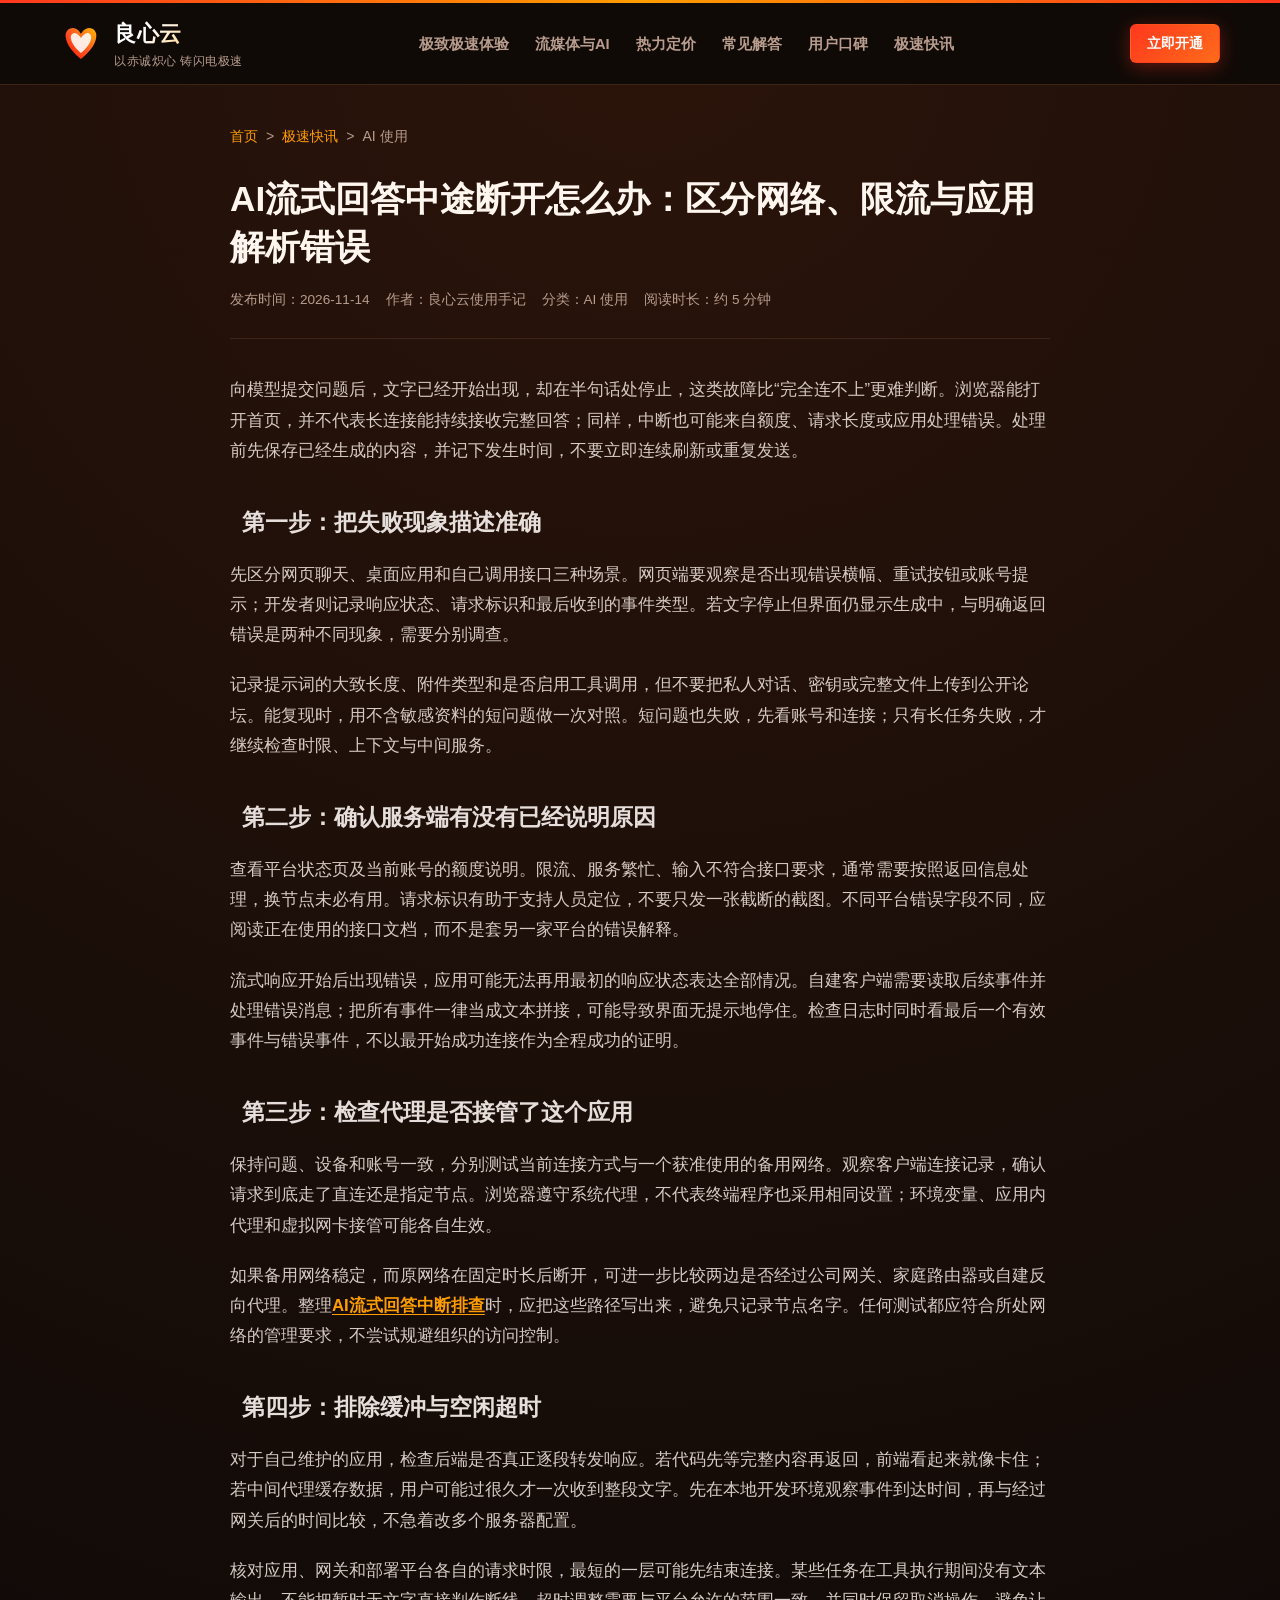
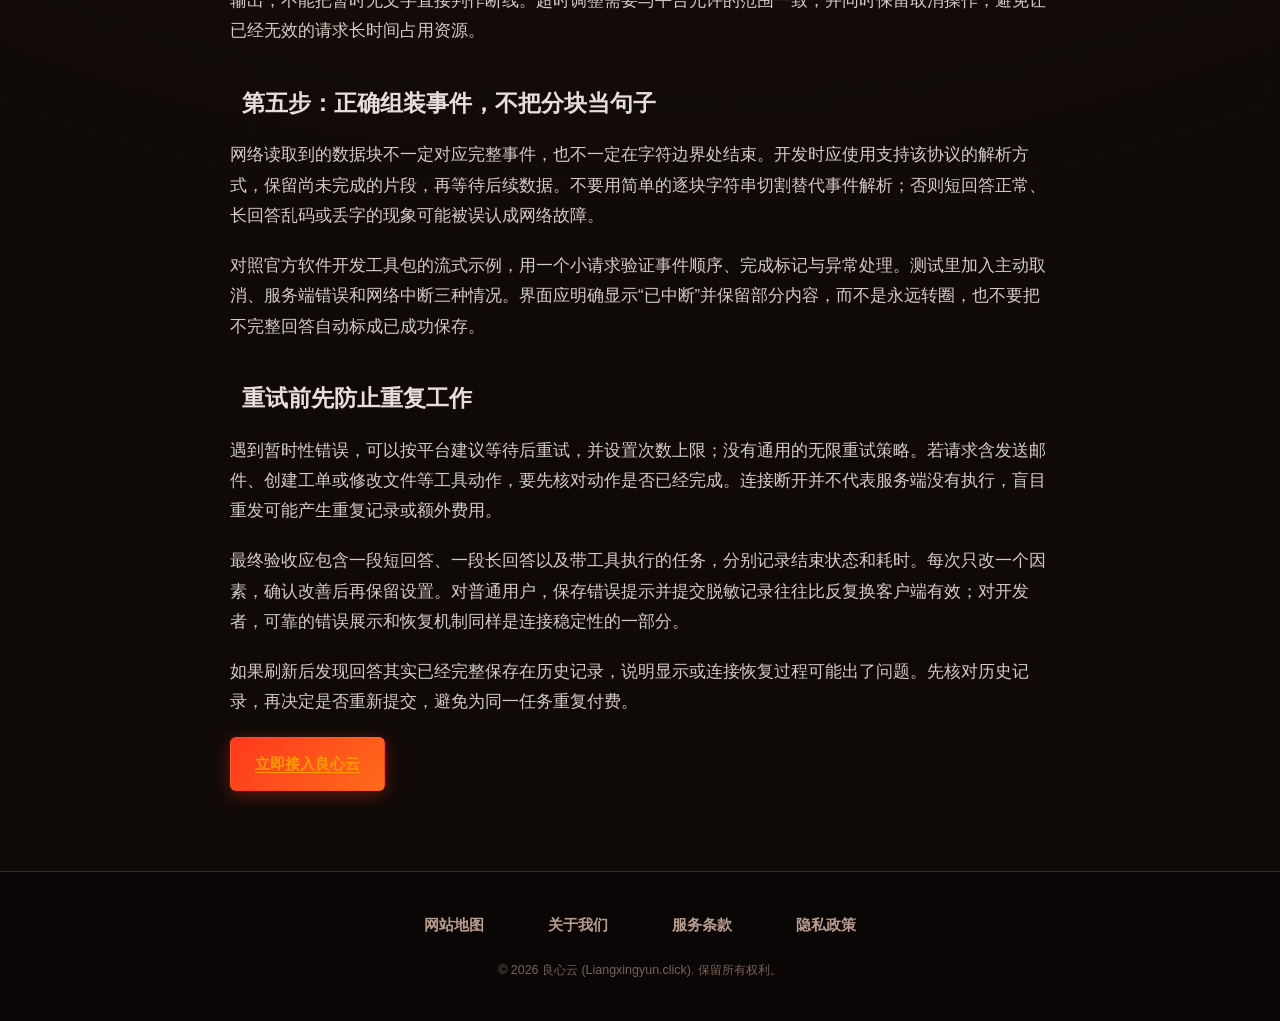
<file: ai-api-stream-stability.html>
<!DOCTYPE html>

<html lang="zh-CN">
<head>
<meta charset="utf-8"/>
<meta content="width=device-width, initial-scale=1.0" name="viewport"/>
<title>AI流式回答中途断开怎么办：区分网络、限流与应用解析错误</title>
<meta content="以流式回答中断为中心，逐步定位网络连接、服务端错误、客户端解析与超时设置，避免盲目重试造成重复请求。" name="description"/>
<link href="style.css" rel="stylesheet"/>
</head>
<body>
<!-- 顶部导航 -->
<header class="flame-header">
<div class="top-flare-strip"></div>
<div class="nav-container">
<a class="logo-flame-link" href="index.html" title="良心云官方网站">
<svg class="logo-svg" fill="none" viewbox="0 0 100 100" xmlns="http://www.w3.org/2000/svg">
<defs>
<lineargradient id="flameHeartGradArt6" x1="0%" x2="100%" y1="100%" y2="0%">
<stop offset="0%" stop-color="#ff1a00"></stop>
<stop offset="50%" stop-color="#ff5722"></stop>
<stop offset="100%" stop-color="#ffb700"></stop>
</lineargradient>
</defs>
<path d="M50 88C50 88 18 64 14 38C10 20 25 10 38 16C46 20 50 28 50 28C50 28 54 20 62 16C75 10 90 20 86 38C82 64 50 88 50 88Z" fill="url(#flameHeartGradArt6)"></path>
<path d="M50 74C50 74 28 56 26 40C24 30 32 23 40 28C46 32 50 38 50 38C50 38 54 32 60 28C68 23 76 30 74 40C72 56 50 74 50 74Z" fill="#ffffff" opacity="0.88"></path>
</svg>
<div class="logo-meta">
<span class="logo-title">良心云</span>
<span class="logo-tagline">以赤诚炽心 铸闪电极速</span>
</div>
</a>
<!-- 纯CSS响应式移动端导航开关 -->
<input aria-label="切换移动端导航" class="mobile-nav-input" id="flameNavToggle" type="checkbox"/>
<nav class="flame-nav-menu">
<ul class="flame-nav-list">
<li><a class="flame-nav-link" href="index.html#speed-experience">极致极速体验</a></li>
<li><a class="flame-nav-link" href="index.html#streaming-ai">流媒体与AI</a></li>
<li><a class="flame-nav-link" href="index.html#pricing">热力定价</a></li>
<li><a class="flame-nav-link" href="index.html#faq">常见解答</a></li>
<li><a class="flame-nav-link" href="index.html#testimonials">用户口碑</a></li>
<li><a class="flame-nav-link active" href="news.html">极速快讯</a></li>
</ul>
</nav>
<div class="nav-actions">
<a class="btn btn-flame-primary btn-sm" href="https://ww012.twilightaff.com/#/?code=A56DH1Af" rel="nofollow" target="_blank">
          立即开通
        </a>
<label aria-label="打开/关闭导航菜单" class="mobile-nav-toggle-btn" for="flameNavToggle">
<span class="hamburger-line"></span>
<span class="hamburger-line"></span>
<span class="hamburger-line"></span>
</label>
</div>
</div>
</header>
<!-- 文章正文区域 -->
<main class="layout-wrapper">
<div class="article-wrap">
<nav class="breadcrumb">
<a href="index.html">首页</a> &gt; <a href="news.html">极速快讯</a> &gt; <span>AI 使用</span>
</nav>
<header class="article-header">
<h1 class="article-title">AI流式回答中途断开怎么办：区分网络、限流与应用解析错误</h1>
<div class="article-meta-bar">
<span>发布时间：2026-11-14</span> <span>作者：良心云使用手记</span> <span>分类：AI 使用</span> <span>阅读时长：约 5 分钟</span>
</div>
</header>
<article class="article-body"><div data-swc-article-body="2026-11-16"><p>向模型提交问题后，文字已经开始出现，却在半句话处停止，这类故障比“完全连不上”更难判断。浏览器能打开首页，并不代表长连接能持续接收完整回答；同样，中断也可能来自额度、请求长度或应用处理错误。处理前先保存已经生成的内容，并记下发生时间，不要立即连续刷新或重复发送。</p>
<h2>第一步：把失败现象描述准确</h2>
<p>先区分网页聊天、桌面应用和自己调用接口三种场景。网页端要观察是否出现错误横幅、重试按钮或账号提示；开发者则记录响应状态、请求标识和最后收到的事件类型。若文字停止但界面仍显示生成中，与明确返回错误是两种不同现象，需要分别调查。</p>
<p>记录提示词的大致长度、附件类型和是否启用工具调用，但不要把私人对话、密钥或完整文件上传到公开论坛。能复现时，用不含敏感资料的短问题做一次对照。短问题也失败，先看账号和连接；只有长任务失败，才继续检查时限、上下文与中间服务。</p>
<h2>第二步：确认服务端有没有已经说明原因</h2>
<p>查看平台状态页及当前账号的额度说明。限流、服务繁忙、输入不符合接口要求，通常需要按照返回信息处理，换节点未必有用。请求标识有助于支持人员定位，不要只发一张截断的截图。不同平台错误字段不同，应阅读正在使用的接口文档，而不是套另一家平台的错误解释。</p>
<p>流式响应开始后出现错误，应用可能无法再用最初的响应状态表达全部情况。自建客户端需要读取后续事件并处理错误消息；把所有事件一律当成文本拼接，可能导致界面无提示地停住。检查日志时同时看最后一个有效事件与错误事件，不以最开始成功连接作为全程成功的证明。</p>
<h2>第三步：检查代理是否接管了这个应用</h2>
<p>保持问题、设备和账号一致，分别测试当前连接方式与一个获准使用的备用网络。观察客户端连接记录，确认请求到底走了直连还是指定节点。浏览器遵守系统代理，不代表终端程序也采用相同设置；环境变量、应用内代理和虚拟网卡接管可能各自生效。</p>
<p>如果备用网络稳定，而原网络在固定时长后断开，可进一步比较两边是否经过公司网关、家庭路由器或自建反向代理。整理<a href="https://dajichang.mom/">AI流式回答中断排查</a>时，应把这些路径写出来，避免只记录节点名字。任何测试都应符合所处网络的管理要求，不尝试规避组织的访问控制。</p>
<h2>第四步：排除缓冲与空闲超时</h2>
<p>对于自己维护的应用，检查后端是否真正逐段转发响应。若代码先等完整内容再返回，前端看起来就像卡住；若中间代理缓存数据，用户可能过很久才一次收到整段文字。先在本地开发环境观察事件到达时间，再与经过网关后的时间比较，不急着改多个服务器配置。</p>
<p>核对应用、网关和部署平台各自的请求时限，最短的一层可能先结束连接。某些任务在工具执行期间没有文本输出，不能把暂时无文字直接判作断线。超时调整需要与平台允许的范围一致，并同时保留取消操作，避免让已经无效的请求长时间占用资源。</p>
<h2>第五步：正确组装事件，不把分块当句子</h2>
<p>网络读取到的数据块不一定对应完整事件，也不一定在字符边界处结束。开发时应使用支持该协议的解析方式，保留尚未完成的片段，再等待后续数据。不要用简单的逐块字符串切割替代事件解析；否则短回答正常、长回答乱码或丢字的现象可能被误认成网络故障。</p>
<p>对照官方软件开发工具包的流式示例，用一个小请求验证事件顺序、完成标记与异常处理。测试里加入主动取消、服务端错误和网络中断三种情况。界面应明确显示“已中断”并保留部分内容，而不是永远转圈，也不要把不完整回答自动标成已成功保存。</p>
<h2>重试前先防止重复工作</h2>
<p>遇到暂时性错误，可以按平台建议等待后重试，并设置次数上限；没有通用的无限重试策略。若请求含发送邮件、创建工单或修改文件等工具动作，要先核对动作是否已经完成。连接断开并不代表服务端没有执行，盲目重发可能产生重复记录或额外费用。</p>
<p>最终验收应包含一段短回答、一段长回答以及带工具执行的任务，分别记录结束状态和耗时。每次只改一个因素，确认改善后再保留设置。对普通用户，保存错误提示并提交脱敏记录往往比反复换客户端有效；对开发者，可靠的错误展示和恢复机制同样是连接稳定性的一部分。</p><p>如果刷新后发现回答其实已经完整保存在历史记录，说明显示或连接恢复过程可能出了问题。先核对历史记录，再决定是否重新提交，避免为同一任务重复付费。</p></div><div class="article-original-promotion"><a class="btn btn-flame-primary" href="https://ww012.twilightaff.com/#/?code=A56DH1Af" rel="nofollow" target="_blank">
            立即接入良心云
          </a></div></article>
</div>
</main>
<!-- 页脚 -->
<footer class="flame-footer">
<div class="layout-wrapper">
<ul class="footer-nav-list">
<li class="footer-nav-item"><a href="sitemap.html">网站地图</a></li>
<li class="footer-nav-item"><a href="about.html">关于我们</a></li>
<li class="footer-nav-item"><a href="terms.html">服务条款</a></li>
<li class="footer-nav-item"><a href="privacy.html">隐私政策</a></li>
</ul>
<div class="footer-copy">
        © 2026 良心云 (Liangxingyun.click). 保留所有权利。
      </div>
</div>
</footer>
<!-- 移动端导航点击后自动收起微脚本 (原生无依赖) -->
<script>
    document.querySelectorAll('.flame-nav-link').forEach(function(l) {
      l.addEventListener('click', function() {
        var t = document.getElementById('flameNavToggle');
        if (t) t.checked = false;
      });
    });
  </script>
</body>
</html>
</file>
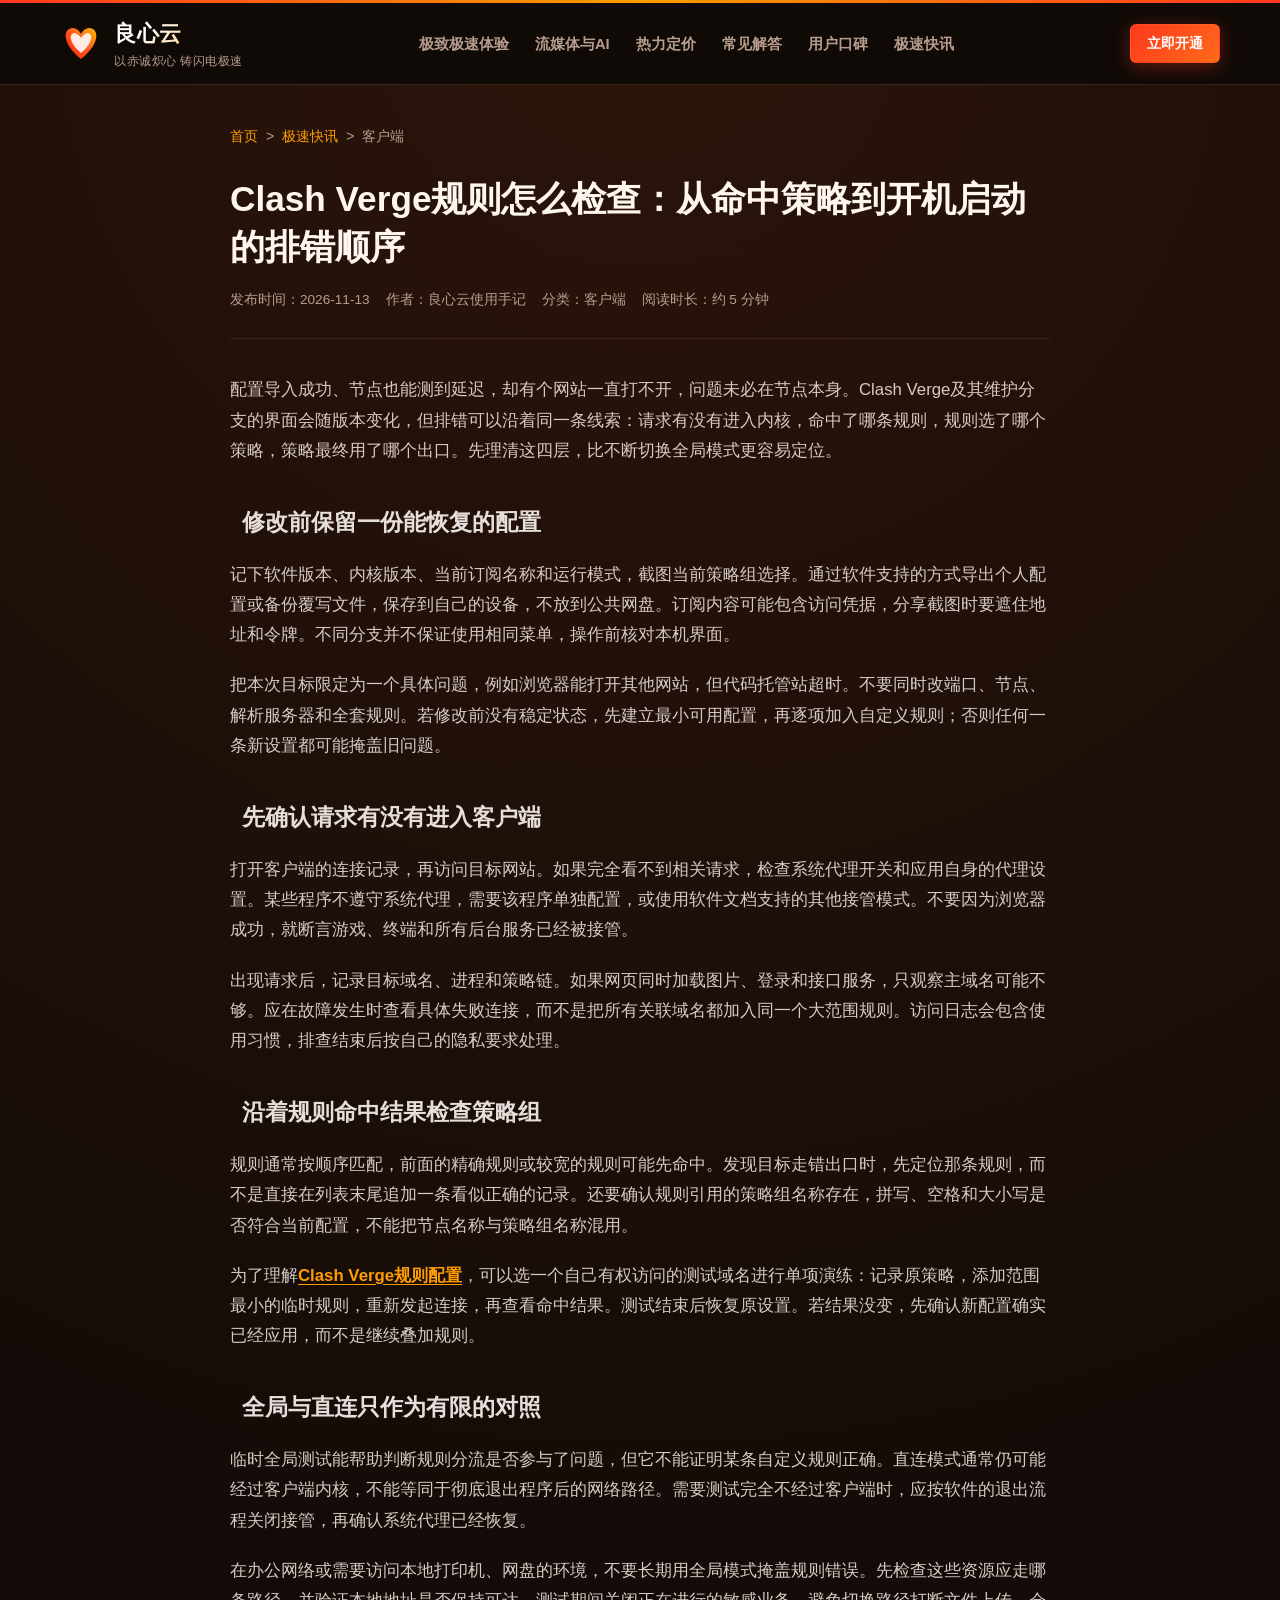
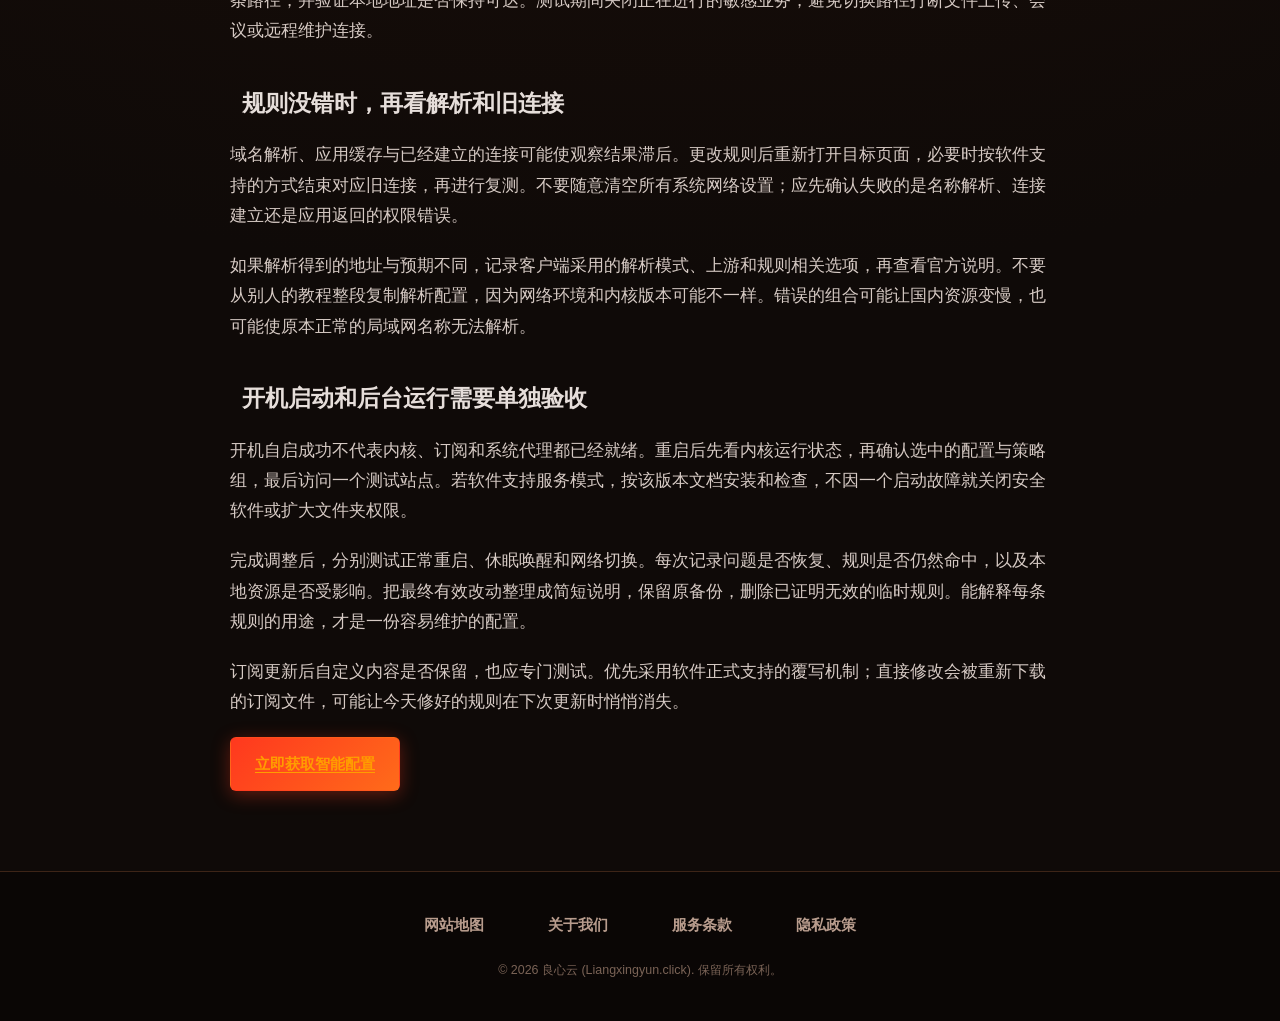
<file: clash-verge-rules-tuning.html>
<!DOCTYPE html>

<html lang="zh-CN">
<head>
<meta charset="utf-8"/>
<meta content="width=device-width, initial-scale=1.0" name="viewport"/>
<title>Clash Verge规则怎么检查：从命中策略到开机启动的排错顺序</title>
<meta content="解释规则命中、策略组和接管方式之间的关系，提供可回退的单站点调试与开机恢复检查步骤。" name="description"/>
<link href="style.css" rel="stylesheet"/>
</head>
<body>
<!-- 顶部导航 -->
<header class="flame-header">
<div class="top-flare-strip"></div>
<div class="nav-container">
<a class="logo-flame-link" href="index.html" title="良心云官方网站">
<svg class="logo-svg" fill="none" viewbox="0 0 100 100" xmlns="http://www.w3.org/2000/svg">
<defs>
<lineargradient id="flameHeartGradArt3" x1="0%" x2="100%" y1="100%" y2="0%">
<stop offset="0%" stop-color="#ff1a00"></stop>
<stop offset="50%" stop-color="#ff5722"></stop>
<stop offset="100%" stop-color="#ffb700"></stop>
</lineargradient>
</defs>
<path d="M50 88C50 88 18 64 14 38C10 20 25 10 38 16C46 20 50 28 50 28C50 28 54 20 62 16C75 10 90 20 86 38C82 64 50 88 50 88Z" fill="url(#flameHeartGradArt3)"></path>
<path d="M50 74C50 74 28 56 26 40C24 30 32 23 40 28C46 32 50 38 50 38C50 38 54 32 60 28C68 23 76 30 74 40C72 56 50 74 50 74Z" fill="#ffffff" opacity="0.88"></path>
</svg>
<div class="logo-meta">
<span class="logo-title">良心云</span>
<span class="logo-tagline">以赤诚炽心 铸闪电极速</span>
</div>
</a>
<!-- 纯CSS响应式移动端导航开关 -->
<input aria-label="切换移动端导航" class="mobile-nav-input" id="flameNavToggle" type="checkbox"/>
<nav class="flame-nav-menu">
<ul class="flame-nav-list">
<li><a class="flame-nav-link" href="index.html#speed-experience">极致极速体验</a></li>
<li><a class="flame-nav-link" href="index.html#streaming-ai">流媒体与AI</a></li>
<li><a class="flame-nav-link" href="index.html#pricing">热力定价</a></li>
<li><a class="flame-nav-link" href="index.html#faq">常见解答</a></li>
<li><a class="flame-nav-link" href="index.html#testimonials">用户口碑</a></li>
<li><a class="flame-nav-link active" href="news.html">极速快讯</a></li>
</ul>
</nav>
<div class="nav-actions">
<a class="btn btn-flame-primary btn-sm" href="https://ww012.twilightaff.com/#/?code=A56DH1Af" rel="nofollow" target="_blank">
          立即开通
        </a>
<label aria-label="打开/关闭导航菜单" class="mobile-nav-toggle-btn" for="flameNavToggle">
<span class="hamburger-line"></span>
<span class="hamburger-line"></span>
<span class="hamburger-line"></span>
</label>
</div>
</div>
</header>
<!-- 文章正文区域 -->
<main class="layout-wrapper">
<div class="article-wrap">
<nav class="breadcrumb">
<a href="index.html">首页</a> &gt; <a href="news.html">极速快讯</a> &gt; <span>客户端</span>
</nav>
<header class="article-header">
<h1 class="article-title">Clash Verge规则怎么检查：从命中策略到开机启动的排错顺序</h1>
<div class="article-meta-bar">
<span>发布时间：2026-11-13</span> <span>作者：良心云使用手记</span> <span>分类：客户端</span> <span>阅读时长：约 5 分钟</span>
</div>
</header>
<article class="article-body"><div data-swc-article-body="2026-11-16"><p>配置导入成功、节点也能测到延迟，却有个网站一直打不开，问题未必在节点本身。Clash Verge及其维护分支的界面会随版本变化，但排错可以沿着同一条线索：请求有没有进入内核，命中了哪条规则，规则选了哪个策略，策略最终用了哪个出口。先理清这四层，比不断切换全局模式更容易定位。</p>
<h2>修改前保留一份能恢复的配置</h2>
<p>记下软件版本、内核版本、当前订阅名称和运行模式，截图当前策略组选择。通过软件支持的方式导出个人配置或备份覆写文件，保存到自己的设备，不放到公共网盘。订阅内容可能包含访问凭据，分享截图时要遮住地址和令牌。不同分支并不保证使用相同菜单，操作前核对本机界面。</p>
<p>把本次目标限定为一个具体问题，例如浏览器能打开其他网站，但代码托管站超时。不要同时改端口、节点、解析服务器和全套规则。若修改前没有稳定状态，先建立最小可用配置，再逐项加入自定义规则；否则任何一条新设置都可能掩盖旧问题。</p>
<h2>先确认请求有没有进入客户端</h2>
<p>打开客户端的连接记录，再访问目标网站。如果完全看不到相关请求，检查系统代理开关和应用自身的代理设置。某些程序不遵守系统代理，需要该程序单独配置，或使用软件文档支持的其他接管模式。不要因为浏览器成功，就断言游戏、终端和所有后台服务已经被接管。</p>
<p>出现请求后，记录目标域名、进程和策略链。如果网页同时加载图片、登录和接口服务，只观察主域名可能不够。应在故障发生时查看具体失败连接，而不是把所有关联域名都加入同一个大范围规则。访问日志会包含使用习惯，排查结束后按自己的隐私要求处理。</p>
<h2>沿着规则命中结果检查策略组</h2>
<p>规则通常按顺序匹配，前面的精确规则或较宽的规则可能先命中。发现目标走错出口时，先定位那条规则，而不是直接在列表末尾追加一条看似正确的记录。还要确认规则引用的策略组名称存在，拼写、空格和大小写是否符合当前配置，不能把节点名称与策略组名称混用。</p>
<p>为了理解<a href="https://dajichang.mom/">Clash Verge规则配置</a>，可以选一个自己有权访问的测试域名进行单项演练：记录原策略，添加范围最小的临时规则，重新发起连接，再查看命中结果。测试结束后恢复原设置。若结果没变，先确认新配置确实已经应用，而不是继续叠加规则。</p>
<h2>全局与直连只作为有限的对照</h2>
<p>临时全局测试能帮助判断规则分流是否参与了问题，但它不能证明某条自定义规则正确。直连模式通常仍可能经过客户端内核，不能等同于彻底退出程序后的网络路径。需要测试完全不经过客户端时，应按软件的退出流程关闭接管，再确认系统代理已经恢复。</p>
<p>在办公网络或需要访问本地打印机、网盘的环境，不要长期用全局模式掩盖规则错误。先检查这些资源应走哪条路径，并验证本地地址是否保持可达。测试期间关闭正在进行的敏感业务，避免切换路径打断文件上传、会议或远程维护连接。</p>
<h2>规则没错时，再看解析和旧连接</h2>
<p>域名解析、应用缓存与已经建立的连接可能使观察结果滞后。更改规则后重新打开目标页面，必要时按软件支持的方式结束对应旧连接，再进行复测。不要随意清空所有系统网络设置；应先确认失败的是名称解析、连接建立还是应用返回的权限错误。</p>
<p>如果解析得到的地址与预期不同，记录客户端采用的解析模式、上游和规则相关选项，再查看官方说明。不要从别人的教程整段复制解析配置，因为网络环境和内核版本可能不一样。错误的组合可能让国内资源变慢，也可能使原本正常的局域网名称无法解析。</p>
<h2>开机启动和后台运行需要单独验收</h2>
<p>开机自启成功不代表内核、订阅和系统代理都已经就绪。重启后先看内核运行状态，再确认选中的配置与策略组，最后访问一个测试站点。若软件支持服务模式，按该版本文档安装和检查，不因一个启动故障就关闭安全软件或扩大文件夹权限。</p>
<p>完成调整后，分别测试正常重启、休眠唤醒和网络切换。每次记录问题是否恢复、规则是否仍然命中，以及本地资源是否受影响。把最终有效改动整理成简短说明，保留原备份，删除已证明无效的临时规则。能解释每条规则的用途，才是一份容易维护的配置。</p><p>订阅更新后自定义内容是否保留，也应专门测试。优先采用软件正式支持的覆写机制；直接修改会被重新下载的订阅文件，可能让今天修好的规则在下次更新时悄悄消失。</p></div><div class="article-original-promotion"><a class="btn btn-flame-primary" href="https://ww012.twilightaff.com/#/?code=A56DH1Af" rel="nofollow" target="_blank">
            立即获取智能配置
          </a></div></article>
</div>
</main>
<!-- 页脚 -->
<footer class="flame-footer">
<div class="layout-wrapper">
<ul class="footer-nav-list">
<li class="footer-nav-item"><a href="sitemap.html">网站地图</a></li>
<li class="footer-nav-item"><a href="about.html">关于我们</a></li>
<li class="footer-nav-item"><a href="terms.html">服务条款</a></li>
<li class="footer-nav-item"><a href="privacy.html">隐私政策</a></li>
</ul>
<div class="footer-copy">
        © 2026 良心云 (Liangxingyun.click). 保留所有权利。
      </div>
</div>
</footer>
<!-- 移动端导航点击后自动收起微脚本 (原生无依赖) -->
<script>
    document.querySelectorAll('.flame-nav-link').forEach(function(l) {
      l.addEventListener('click', function() {
        var t = document.getElementById('flameNavToggle');
        if (t) t.checked = false;
      });
    });
  </script>
</body>
</html>
</file>
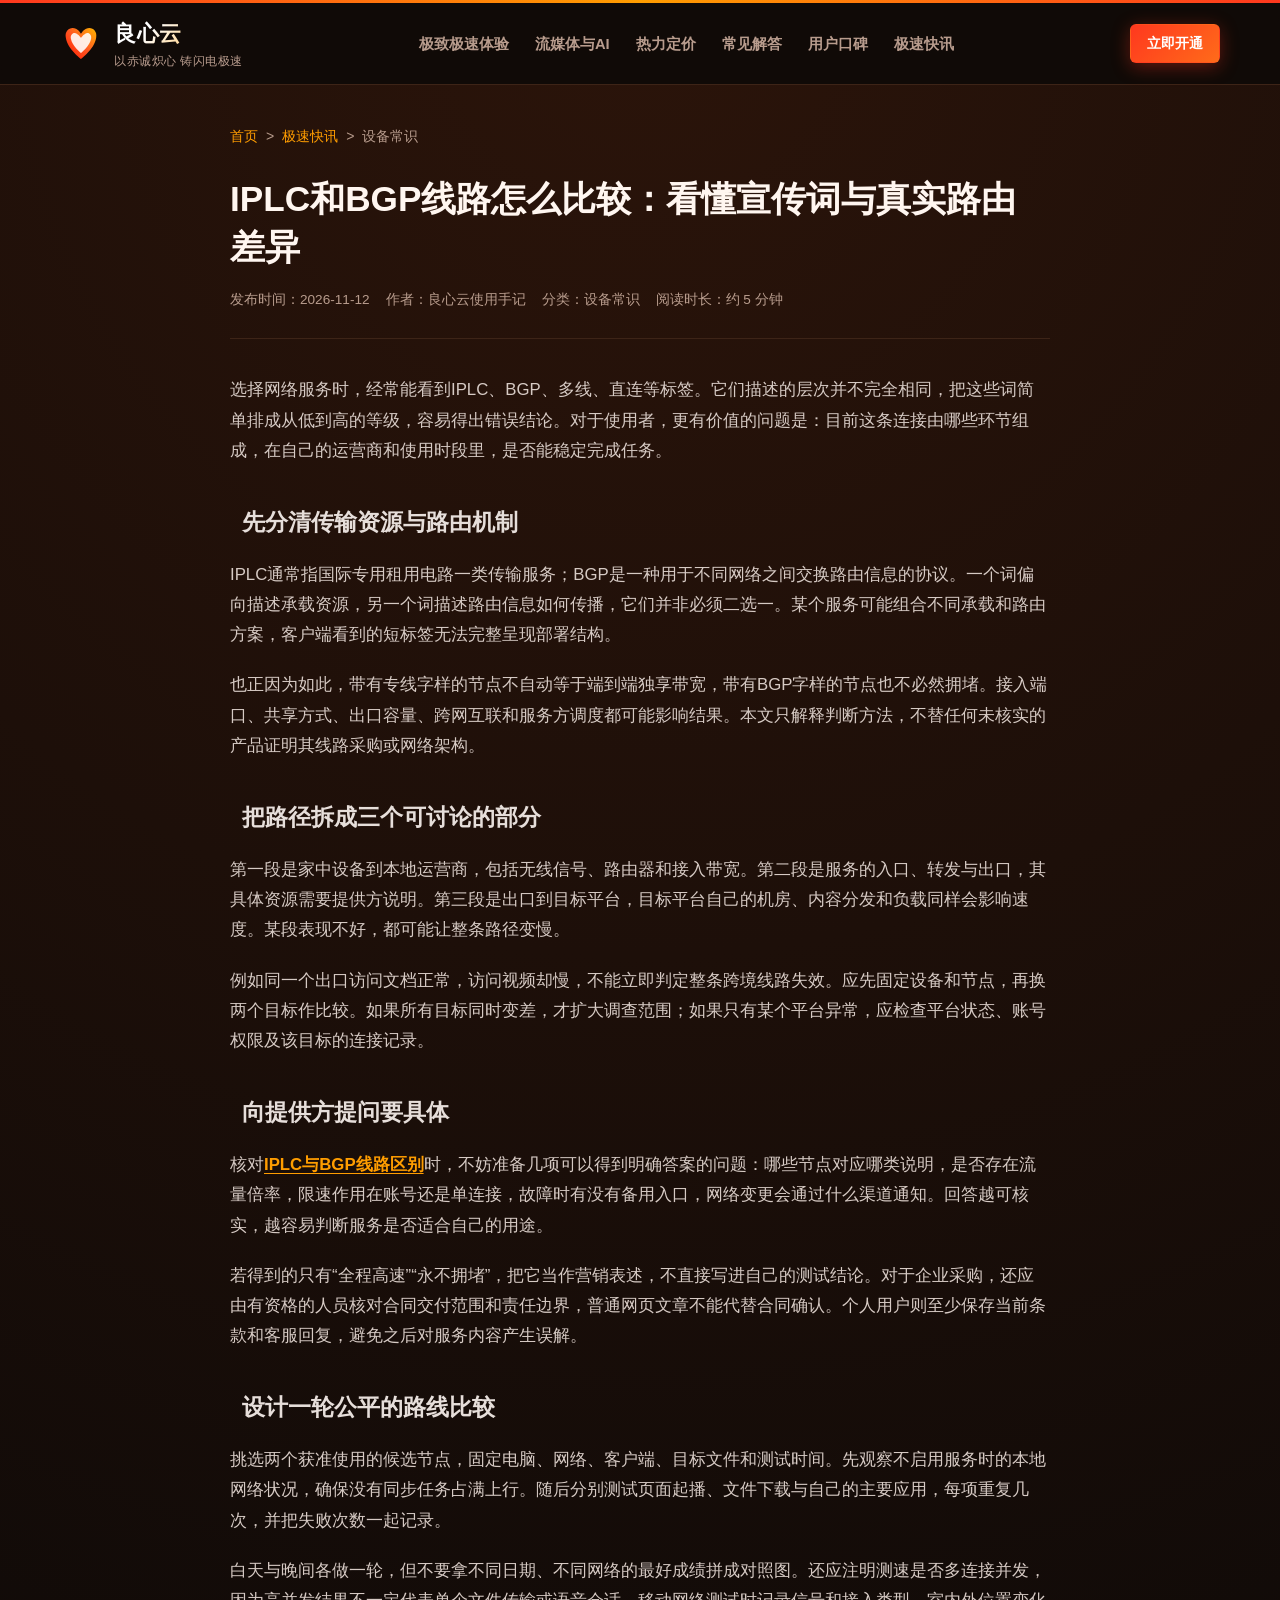
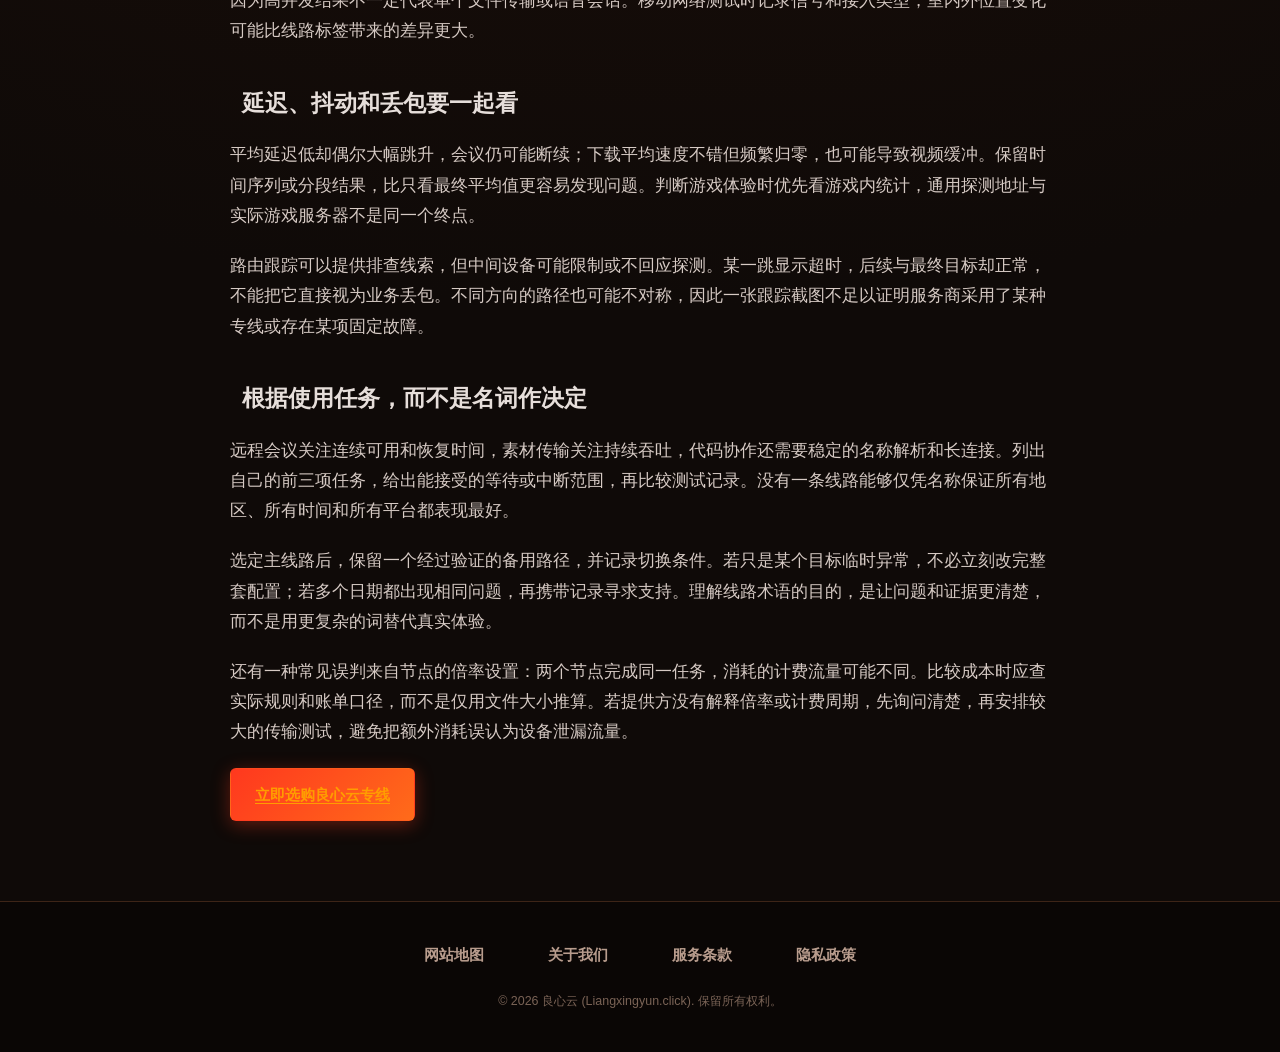
<file: iplc-vs-bgp-explained.html>
<!DOCTYPE html>

<html lang="zh-CN">
<head>
<meta charset="utf-8"/>
<meta content="width=device-width, initial-scale=1.0" name="viewport"/>
<title>IPLC和BGP线路怎么比较：看懂宣传词与真实路由差异</title>
<meta content="从传输资源、路由选择和用户可测指标解释线路差异，帮助读者设计可比较的连通性测试，避免只凭标签判断性能。" name="description"/>
<link href="style.css" rel="stylesheet"/>
</head>
<body>
<!-- 顶部导航 -->
<header class="flame-header">
<div class="top-flare-strip"></div>
<div class="nav-container">
<a class="logo-flame-link" href="index.html" title="良心云官方网站">
<svg class="logo-svg" fill="none" viewbox="0 0 100 100" xmlns="http://www.w3.org/2000/svg">
<defs>
<lineargradient id="flameHeartGradArt2" x1="0%" x2="100%" y1="100%" y2="0%">
<stop offset="0%" stop-color="#ff1a00"></stop>
<stop offset="50%" stop-color="#ff5722"></stop>
<stop offset="100%" stop-color="#ffb700"></stop>
</lineargradient>
</defs>
<path d="M50 88C50 88 18 64 14 38C10 20 25 10 38 16C46 20 50 28 50 28C50 28 54 20 62 16C75 10 90 20 86 38C82 64 50 88 50 88Z" fill="url(#flameHeartGradArt2)"></path>
<path d="M50 74C50 74 28 56 26 40C24 30 32 23 40 28C46 32 50 38 50 38C50 38 54 32 60 28C68 23 76 30 74 40C72 56 50 74 50 74Z" fill="#ffffff" opacity="0.88"></path>
</svg>
<div class="logo-meta">
<span class="logo-title">良心云</span>
<span class="logo-tagline">以赤诚炽心 铸闪电极速</span>
</div>
</a>
<!-- 纯CSS响应式移动端导航开关 -->
<input aria-label="切换移动端导航" class="mobile-nav-input" id="flameNavToggle" type="checkbox"/>
<nav class="flame-nav-menu">
<ul class="flame-nav-list">
<li><a class="flame-nav-link" href="index.html#speed-experience">极致极速体验</a></li>
<li><a class="flame-nav-link" href="index.html#streaming-ai">流媒体与AI</a></li>
<li><a class="flame-nav-link" href="index.html#pricing">热力定价</a></li>
<li><a class="flame-nav-link" href="index.html#faq">常见解答</a></li>
<li><a class="flame-nav-link" href="index.html#testimonials">用户口碑</a></li>
<li><a class="flame-nav-link active" href="news.html">极速快讯</a></li>
</ul>
</nav>
<div class="nav-actions">
<a class="btn btn-flame-primary btn-sm" href="https://ww012.twilightaff.com/#/?code=A56DH1Af" rel="nofollow" target="_blank">
          立即开通
        </a>
<label aria-label="打开/关闭导航菜单" class="mobile-nav-toggle-btn" for="flameNavToggle">
<span class="hamburger-line"></span>
<span class="hamburger-line"></span>
<span class="hamburger-line"></span>
</label>
</div>
</div>
</header>
<!-- 文章正文区域 -->
<main class="layout-wrapper">
<div class="article-wrap">
<nav class="breadcrumb">
<a href="index.html">首页</a> &gt; <a href="news.html">极速快讯</a> &gt; <span>设备常识</span>
</nav>
<header class="article-header">
<h1 class="article-title">IPLC和BGP线路怎么比较：看懂宣传词与真实路由差异</h1>
<div class="article-meta-bar">
<span>发布时间：2026-11-12</span> <span>作者：良心云使用手记</span> <span>分类：设备常识</span> <span>阅读时长：约 5 分钟</span>
</div>
</header>
<article class="article-body"><div data-swc-article-body="2026-11-16"><p>选择网络服务时，经常能看到IPLC、BGP、多线、直连等标签。它们描述的层次并不完全相同，把这些词简单排成从低到高的等级，容易得出错误结论。对于使用者，更有价值的问题是：目前这条连接由哪些环节组成，在自己的运营商和使用时段里，是否能稳定完成任务。</p>
<h2>先分清传输资源与路由机制</h2>
<p>IPLC通常指国际专用租用电路一类传输服务；BGP是一种用于不同网络之间交换路由信息的协议。一个词偏向描述承载资源，另一个词描述路由信息如何传播，它们并非必须二选一。某个服务可能组合不同承载和路由方案，客户端看到的短标签无法完整呈现部署结构。</p>
<p>也正因为如此，带有专线字样的节点不自动等于端到端独享带宽，带有BGP字样的节点也不必然拥堵。接入端口、共享方式、出口容量、跨网互联和服务方调度都可能影响结果。本文只解释判断方法，不替任何未核实的产品证明其线路采购或网络架构。</p>
<h2>把路径拆成三个可讨论的部分</h2>
<p>第一段是家中设备到本地运营商，包括无线信号、路由器和接入带宽。第二段是服务的入口、转发与出口，其具体资源需要提供方说明。第三段是出口到目标平台，目标平台自己的机房、内容分发和负载同样会影响速度。某段表现不好，都可能让整条路径变慢。</p>
<p>例如同一个出口访问文档正常，访问视频却慢，不能立即判定整条跨境线路失效。应先固定设备和节点，再换两个目标作比较。如果所有目标同时变差，才扩大调查范围；如果只有某个平台异常，应检查平台状态、账号权限及该目标的连接记录。</p>
<h2>向提供方提问要具体</h2>
<p>核对<a href="https://dajichang.mom/">IPLC与BGP线路区别</a>时，不妨准备几项可以得到明确答案的问题：哪些节点对应哪类说明，是否存在流量倍率，限速作用在账号还是单连接，故障时有没有备用入口，网络变更会通过什么渠道通知。回答越可核实，越容易判断服务是否适合自己的用途。</p>
<p>若得到的只有“全程高速”“永不拥堵”，把它当作营销表述，不直接写进自己的测试结论。对于企业采购，还应由有资格的人员核对合同交付范围和责任边界，普通网页文章不能代替合同确认。个人用户则至少保存当前条款和客服回复，避免之后对服务内容产生误解。</p>
<h2>设计一轮公平的路线比较</h2>
<p>挑选两个获准使用的候选节点，固定电脑、网络、客户端、目标文件和测试时间。先观察不启用服务时的本地网络状况，确保没有同步任务占满上行。随后分别测试页面起播、文件下载与自己的主要应用，每项重复几次，并把失败次数一起记录。</p>
<p>白天与晚间各做一轮，但不要拿不同日期、不同网络的最好成绩拼成对照图。还应注明测速是否多连接并发，因为高并发结果不一定代表单个文件传输或语音会话。移动网络测试时记录信号和接入类型，室内外位置变化可能比线路标签带来的差异更大。</p>
<h2>延迟、抖动和丢包要一起看</h2>
<p>平均延迟低却偶尔大幅跳升，会议仍可能断续；下载平均速度不错但频繁归零，也可能导致视频缓冲。保留时间序列或分段结果，比只看最终平均值更容易发现问题。判断游戏体验时优先看游戏内统计，通用探测地址与实际游戏服务器不是同一个终点。</p>
<p>路由跟踪可以提供排查线索，但中间设备可能限制或不回应探测。某一跳显示超时，后续与最终目标却正常，不能把它直接视为业务丢包。不同方向的路径也可能不对称，因此一张跟踪截图不足以证明服务商采用了某种专线或存在某项固定故障。</p>
<h2>根据使用任务，而不是名词作决定</h2>
<p>远程会议关注连续可用和恢复时间，素材传输关注持续吞吐，代码协作还需要稳定的名称解析和长连接。列出自己的前三项任务，给出能接受的等待或中断范围，再比较测试记录。没有一条线路能够仅凭名称保证所有地区、所有时间和所有平台都表现最好。</p>
<p>选定主线路后，保留一个经过验证的备用路径，并记录切换条件。若只是某个目标临时异常，不必立刻改完整套配置；若多个日期都出现相同问题，再携带记录寻求支持。理解线路术语的目的，是让问题和证据更清楚，而不是用更复杂的词替代真实体验。</p><p>还有一种常见误判来自节点的倍率设置：两个节点完成同一任务，消耗的计费流量可能不同。比较成本时应查实际规则和账单口径，而不是仅用文件大小推算。若提供方没有解释倍率或计费周期，先询问清楚，再安排较大的传输测试，避免把额外消耗误认为设备泄漏流量。</p></div><div class="article-original-promotion"><a class="btn btn-flame-primary" href="https://ww012.twilightaff.com/#/?code=A56DH1Af" rel="nofollow" target="_blank">
            立即选购良心云专线
          </a></div></article>
</div>
</main>
<!-- 页脚 -->
<footer class="flame-footer">
<div class="layout-wrapper">
<ul class="footer-nav-list">
<li class="footer-nav-item"><a href="sitemap.html">网站地图</a></li>
<li class="footer-nav-item"><a href="about.html">关于我们</a></li>
<li class="footer-nav-item"><a href="terms.html">服务条款</a></li>
<li class="footer-nav-item"><a href="privacy.html">隐私政策</a></li>
</ul>
<div class="footer-copy">
        © 2026 良心云 (Liangxingyun.click). 保留所有权利。
      </div>
</div>
</footer>
<!-- 移动端导航点击后自动收起微脚本 (原生无依赖) -->
<script>
    document.querySelectorAll('.flame-nav-link').forEach(function(l) {
      l.addEventListener('click', function() {
        var t = document.getElementById('flameNavToggle');
        if (t) t.checked = false;
      });
    });
  </script>
</body>
</html>
</file>
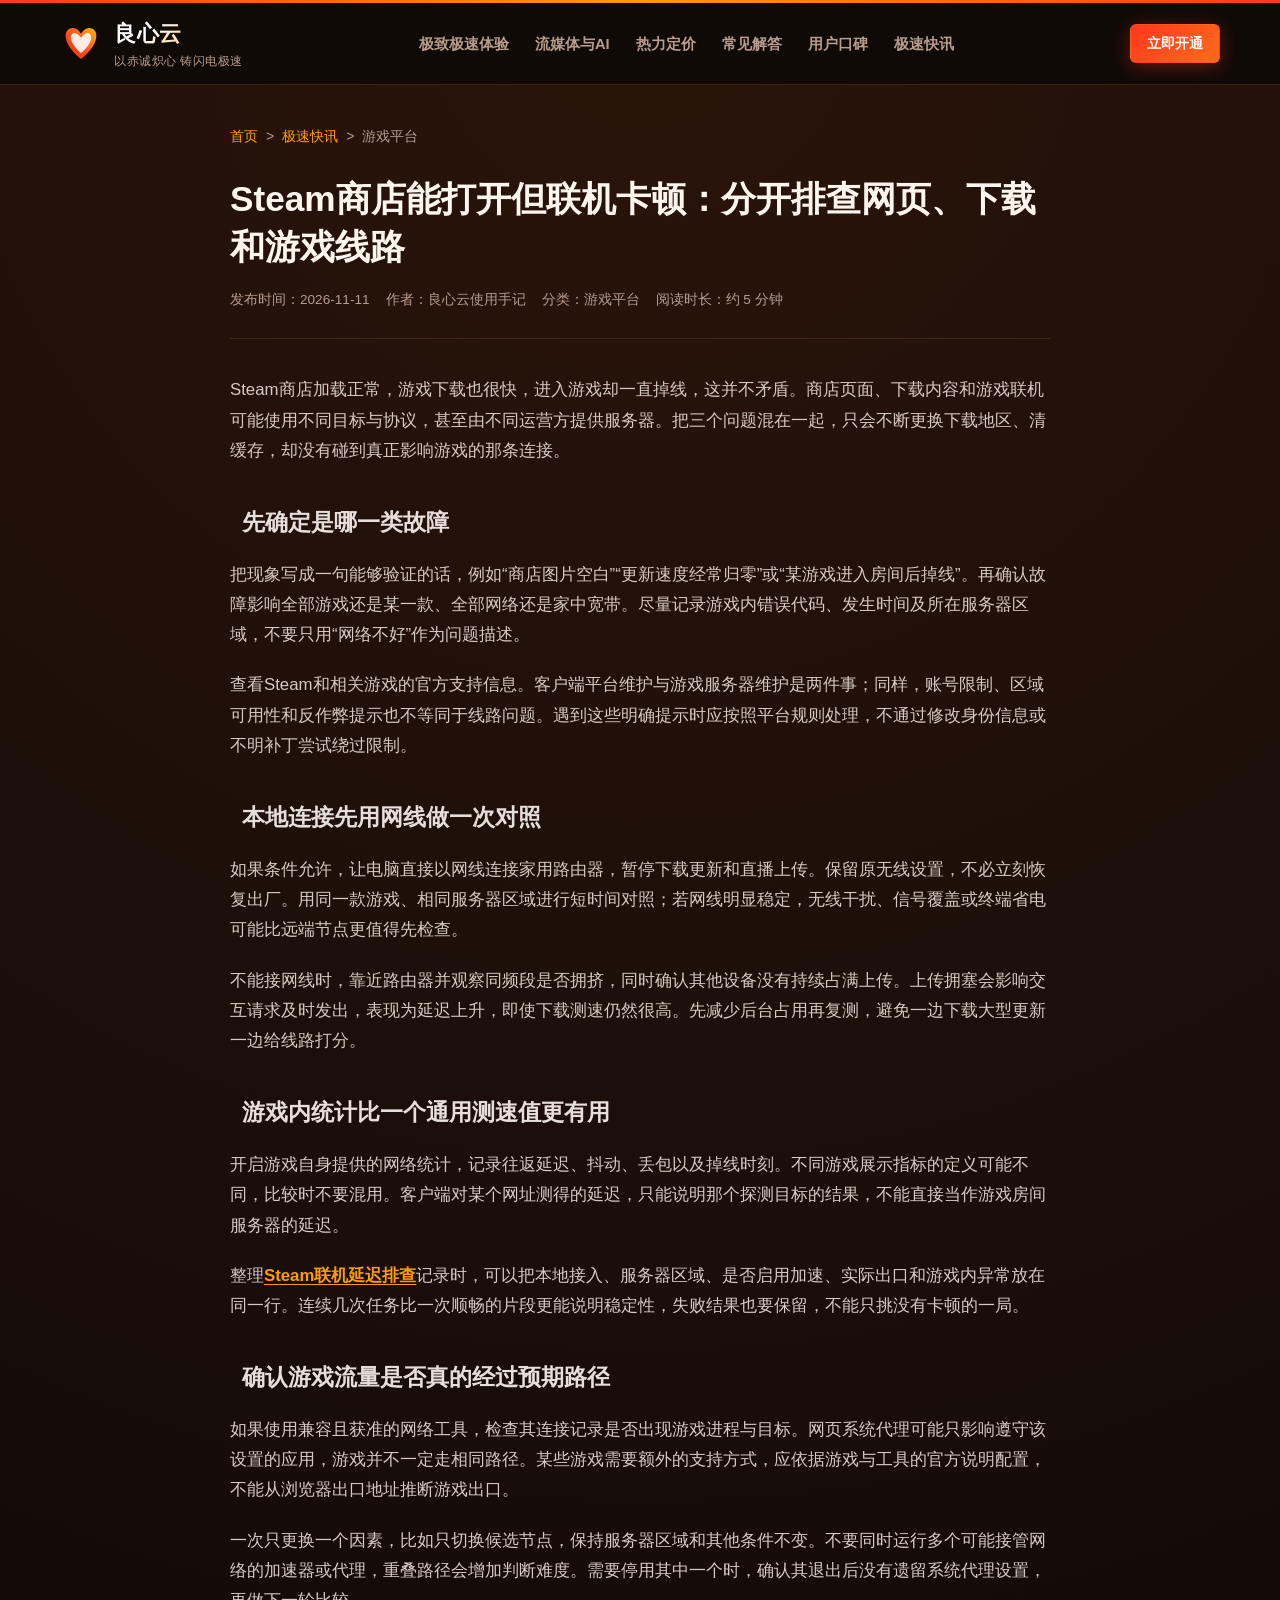
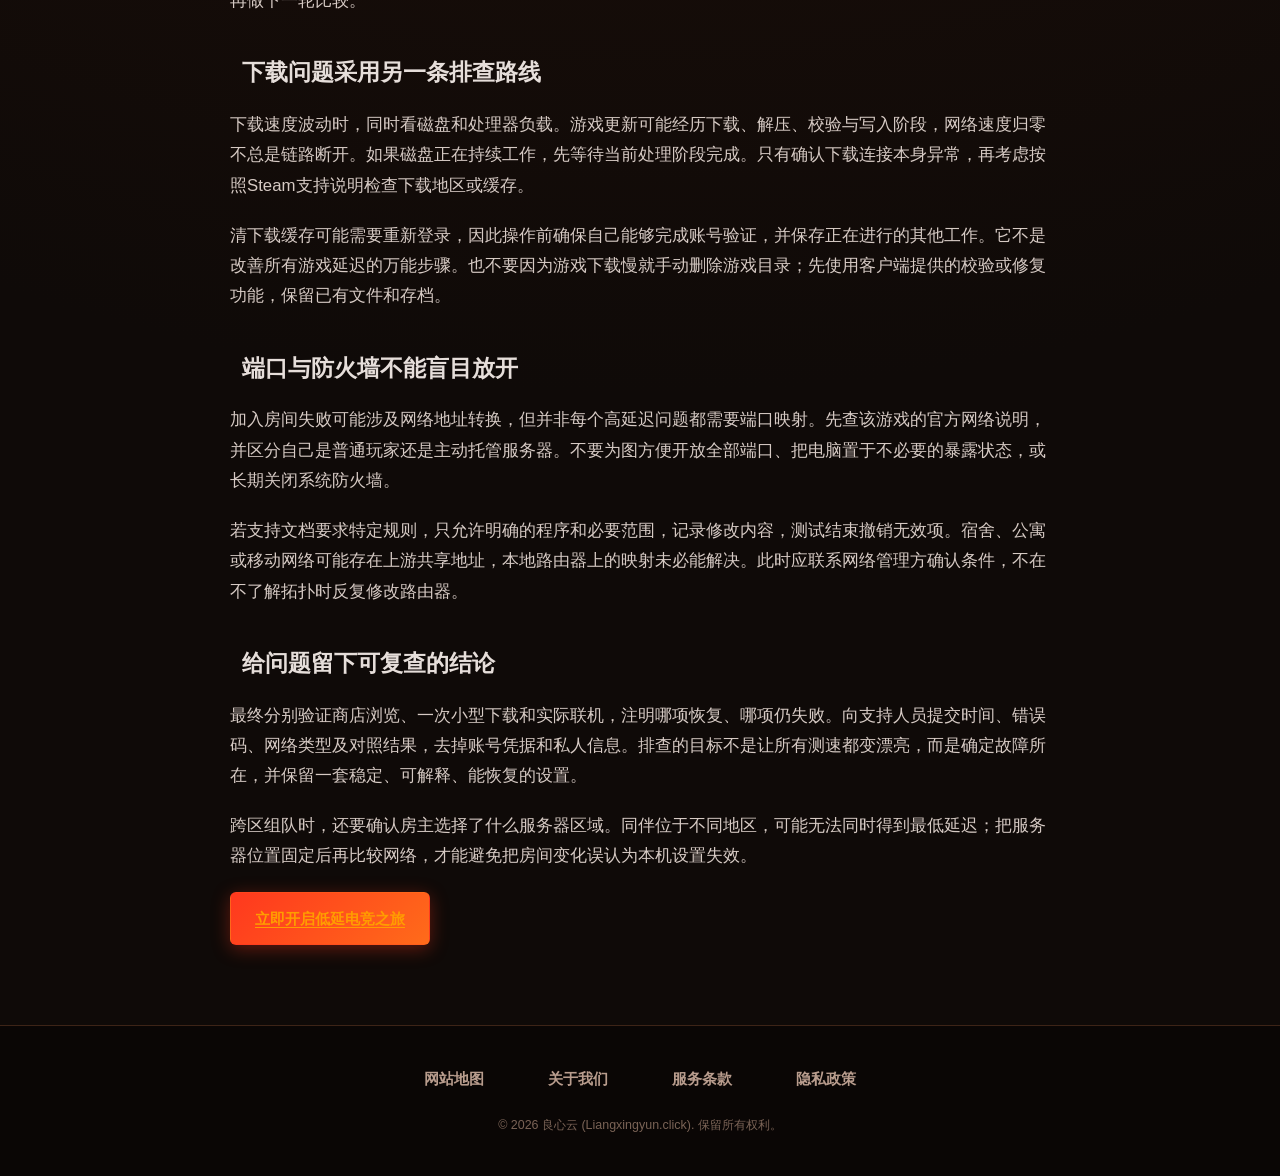
<file: low-latency-gaming-routes.html>
<!DOCTYPE html>

<html lang="zh-CN">
<head>
<meta charset="utf-8"/>
<meta content="width=device-width, initial-scale=1.0" name="viewport"/>
<title>Steam商店能打开但联机卡顿：分开排查网页、下载和游戏线路</title>
<meta content="分别检查Steam网页、下载与游戏连接，结合本地网络基线、游戏内统计和安全的单项调整定位卡顿原因。" name="description"/>
<link href="style.css" rel="stylesheet"/>
</head>
<body>
<!-- 顶部导航 -->
<header class="flame-header">
<div class="top-flare-strip"></div>
<div class="nav-container">
<a class="logo-flame-link" href="index.html" title="良心云官方网站">
<svg class="logo-svg" fill="none" viewbox="0 0 100 100" xmlns="http://www.w3.org/2000/svg">
<defs>
<lineargradient id="flameHeartGradArt5" x1="0%" x2="100%" y1="100%" y2="0%">
<stop offset="0%" stop-color="#ff1a00"></stop>
<stop offset="50%" stop-color="#ff5722"></stop>
<stop offset="100%" stop-color="#ffb700"></stop>
</lineargradient>
</defs>
<path d="M50 88C50 88 18 64 14 38C10 20 25 10 38 16C46 20 50 28 50 28C50 28 54 20 62 16C75 10 90 20 86 38C82 64 50 88 50 88Z" fill="url(#flameHeartGradArt5)"></path>
<path d="M50 74C50 74 28 56 26 40C24 30 32 23 40 28C46 32 50 38 50 38C50 38 54 32 60 28C68 23 76 30 74 40C72 56 50 74 50 74Z" fill="#ffffff" opacity="0.88"></path>
</svg>
<div class="logo-meta">
<span class="logo-title">良心云</span>
<span class="logo-tagline">以赤诚炽心 铸闪电极速</span>
</div>
</a>
<!-- 纯CSS响应式移动端导航开关 -->
<input aria-label="切换移动端导航" class="mobile-nav-input" id="flameNavToggle" type="checkbox"/>
<nav class="flame-nav-menu">
<ul class="flame-nav-list">
<li><a class="flame-nav-link" href="index.html#speed-experience">极致极速体验</a></li>
<li><a class="flame-nav-link" href="index.html#streaming-ai">流媒体与AI</a></li>
<li><a class="flame-nav-link" href="index.html#pricing">热力定价</a></li>
<li><a class="flame-nav-link" href="index.html#faq">常见解答</a></li>
<li><a class="flame-nav-link" href="index.html#testimonials">用户口碑</a></li>
<li><a class="flame-nav-link active" href="news.html">极速快讯</a></li>
</ul>
</nav>
<div class="nav-actions">
<a class="btn btn-flame-primary btn-sm" href="https://ww012.twilightaff.com/#/?code=A56DH1Af" rel="nofollow" target="_blank">
          立即开通
        </a>
<label aria-label="打开/关闭导航菜单" class="mobile-nav-toggle-btn" for="flameNavToggle">
<span class="hamburger-line"></span>
<span class="hamburger-line"></span>
<span class="hamburger-line"></span>
</label>
</div>
</div>
</header>
<!-- 文章正文区域 -->
<main class="layout-wrapper">
<div class="article-wrap">
<nav class="breadcrumb">
<a href="index.html">首页</a> &gt; <a href="news.html">极速快讯</a> &gt; <span>游戏平台</span>
</nav>
<header class="article-header">
<h1 class="article-title">Steam商店能打开但联机卡顿：分开排查网页、下载和游戏线路</h1>
<div class="article-meta-bar">
<span>发布时间：2026-11-11</span> <span>作者：良心云使用手记</span> <span>分类：游戏平台</span> <span>阅读时长：约 5 分钟</span>
</div>
</header>
<article class="article-body"><div data-swc-article-body="2026-11-16"><p>Steam商店加载正常，游戏下载也很快，进入游戏却一直掉线，这并不矛盾。商店页面、下载内容和游戏联机可能使用不同目标与协议，甚至由不同运营方提供服务器。把三个问题混在一起，只会不断更换下载地区、清缓存，却没有碰到真正影响游戏的那条连接。</p>
<h2>先确定是哪一类故障</h2>
<p>把现象写成一句能够验证的话，例如“商店图片空白”“更新速度经常归零”或“某游戏进入房间后掉线”。再确认故障影响全部游戏还是某一款、全部网络还是家中宽带。尽量记录游戏内错误代码、发生时间及所在服务器区域，不要只用“网络不好”作为问题描述。</p>
<p>查看Steam和相关游戏的官方支持信息。客户端平台维护与游戏服务器维护是两件事；同样，账号限制、区域可用性和反作弊提示也不等同于线路问题。遇到这些明确提示时应按照平台规则处理，不通过修改身份信息或不明补丁尝试绕过限制。</p>
<h2>本地连接先用网线做一次对照</h2>
<p>如果条件允许，让电脑直接以网线连接家用路由器，暂停下载更新和直播上传。保留原无线设置，不必立刻恢复出厂。用同一款游戏、相同服务器区域进行短时间对照；若网线明显稳定，无线干扰、信号覆盖或终端省电可能比远端节点更值得先检查。</p>
<p>不能接网线时，靠近路由器并观察同频段是否拥挤，同时确认其他设备没有持续占满上传。上传拥塞会影响交互请求及时发出，表现为延迟上升，即使下载测速仍然很高。先减少后台占用再复测，避免一边下载大型更新一边给线路打分。</p>
<h2>游戏内统计比一个通用测速值更有用</h2>
<p>开启游戏自身提供的网络统计，记录往返延迟、抖动、丢包以及掉线时刻。不同游戏展示指标的定义可能不同，比较时不要混用。客户端对某个网址测得的延迟，只能说明那个探测目标的结果，不能直接当作游戏房间服务器的延迟。</p>
<p>整理<a href="https://dajichang.mom/">Steam联机延迟排查</a>记录时，可以把本地接入、服务器区域、是否启用加速、实际出口和游戏内异常放在同一行。连续几次任务比一次顺畅的片段更能说明稳定性，失败结果也要保留，不能只挑没有卡顿的一局。</p>
<h2>确认游戏流量是否真的经过预期路径</h2>
<p>如果使用兼容且获准的网络工具，检查其连接记录是否出现游戏进程与目标。网页系统代理可能只影响遵守该设置的应用，游戏并不一定走相同路径。某些游戏需要额外的支持方式，应依据游戏与工具的官方说明配置，不能从浏览器出口地址推断游戏出口。</p>
<p>一次只更换一个因素，比如只切换候选节点，保持服务器区域和其他条件不变。不要同时运行多个可能接管网络的加速器或代理，重叠路径会增加判断难度。需要停用其中一个时，确认其退出后没有遗留系统代理设置，再做下一轮比较。</p>
<h2>下载问题采用另一条排查路线</h2>
<p>下载速度波动时，同时看磁盘和处理器负载。游戏更新可能经历下载、解压、校验与写入阶段，网络速度归零不总是链路断开。如果磁盘正在持续工作，先等待当前处理阶段完成。只有确认下载连接本身异常，再考虑按照Steam支持说明检查下载地区或缓存。</p>
<p>清下载缓存可能需要重新登录，因此操作前确保自己能够完成账号验证，并保存正在进行的其他工作。它不是改善所有游戏延迟的万能步骤。也不要因为游戏下载慢就手动删除游戏目录；先使用客户端提供的校验或修复功能，保留已有文件和存档。</p>
<h2>端口与防火墙不能盲目放开</h2>
<p>加入房间失败可能涉及网络地址转换，但并非每个高延迟问题都需要端口映射。先查该游戏的官方网络说明，并区分自己是普通玩家还是主动托管服务器。不要为图方便开放全部端口、把电脑置于不必要的暴露状态，或长期关闭系统防火墙。</p>
<p>若支持文档要求特定规则，只允许明确的程序和必要范围，记录修改内容，测试结束撤销无效项。宿舍、公寓或移动网络可能存在上游共享地址，本地路由器上的映射未必能解决。此时应联系网络管理方确认条件，不在不了解拓扑时反复修改路由器。</p>
<h2>给问题留下可复查的结论</h2>
<p>最终分别验证商店浏览、一次小型下载和实际联机，注明哪项恢复、哪项仍失败。向支持人员提交时间、错误码、网络类型及对照结果，去掉账号凭据和私人信息。排查的目标不是让所有测速都变漂亮，而是确定故障所在，并保留一套稳定、可解释、能恢复的设置。</p><p>跨区组队时，还要确认房主选择了什么服务器区域。同伴位于不同地区，可能无法同时得到最低延迟；把服务器位置固定后再比较网络，才能避免把房间变化误认为本机设置失效。</p></div><div class="article-original-promotion"><a class="btn btn-flame-primary" href="https://ww012.twilightaff.com/#/?code=A56DH1Af" rel="nofollow" target="_blank">
            立即开启低延电竞之旅
          </a></div></article>
</div>
</main>
<!-- 页脚 -->
<footer class="flame-footer">
<div class="layout-wrapper">
<ul class="footer-nav-list">
<li class="footer-nav-item"><a href="sitemap.html">网站地图</a></li>
<li class="footer-nav-item"><a href="about.html">关于我们</a></li>
<li class="footer-nav-item"><a href="terms.html">服务条款</a></li>
<li class="footer-nav-item"><a href="privacy.html">隐私政策</a></li>
</ul>
<div class="footer-copy">
        © 2026 良心云 (Liangxingyun.click). 保留所有权利。
      </div>
</div>
</footer>
<!-- 移动端导航点击后自动收起微脚本 (原生无依赖) -->
<script>
    document.querySelectorAll('.flame-nav-link').forEach(function(l) {
      l.addEventListener('click', function() {
        var t = document.getElementById('flameNavToggle');
        if (t) t.checked = false;
      });
    });
  </script>
</body>
</html>
</file>
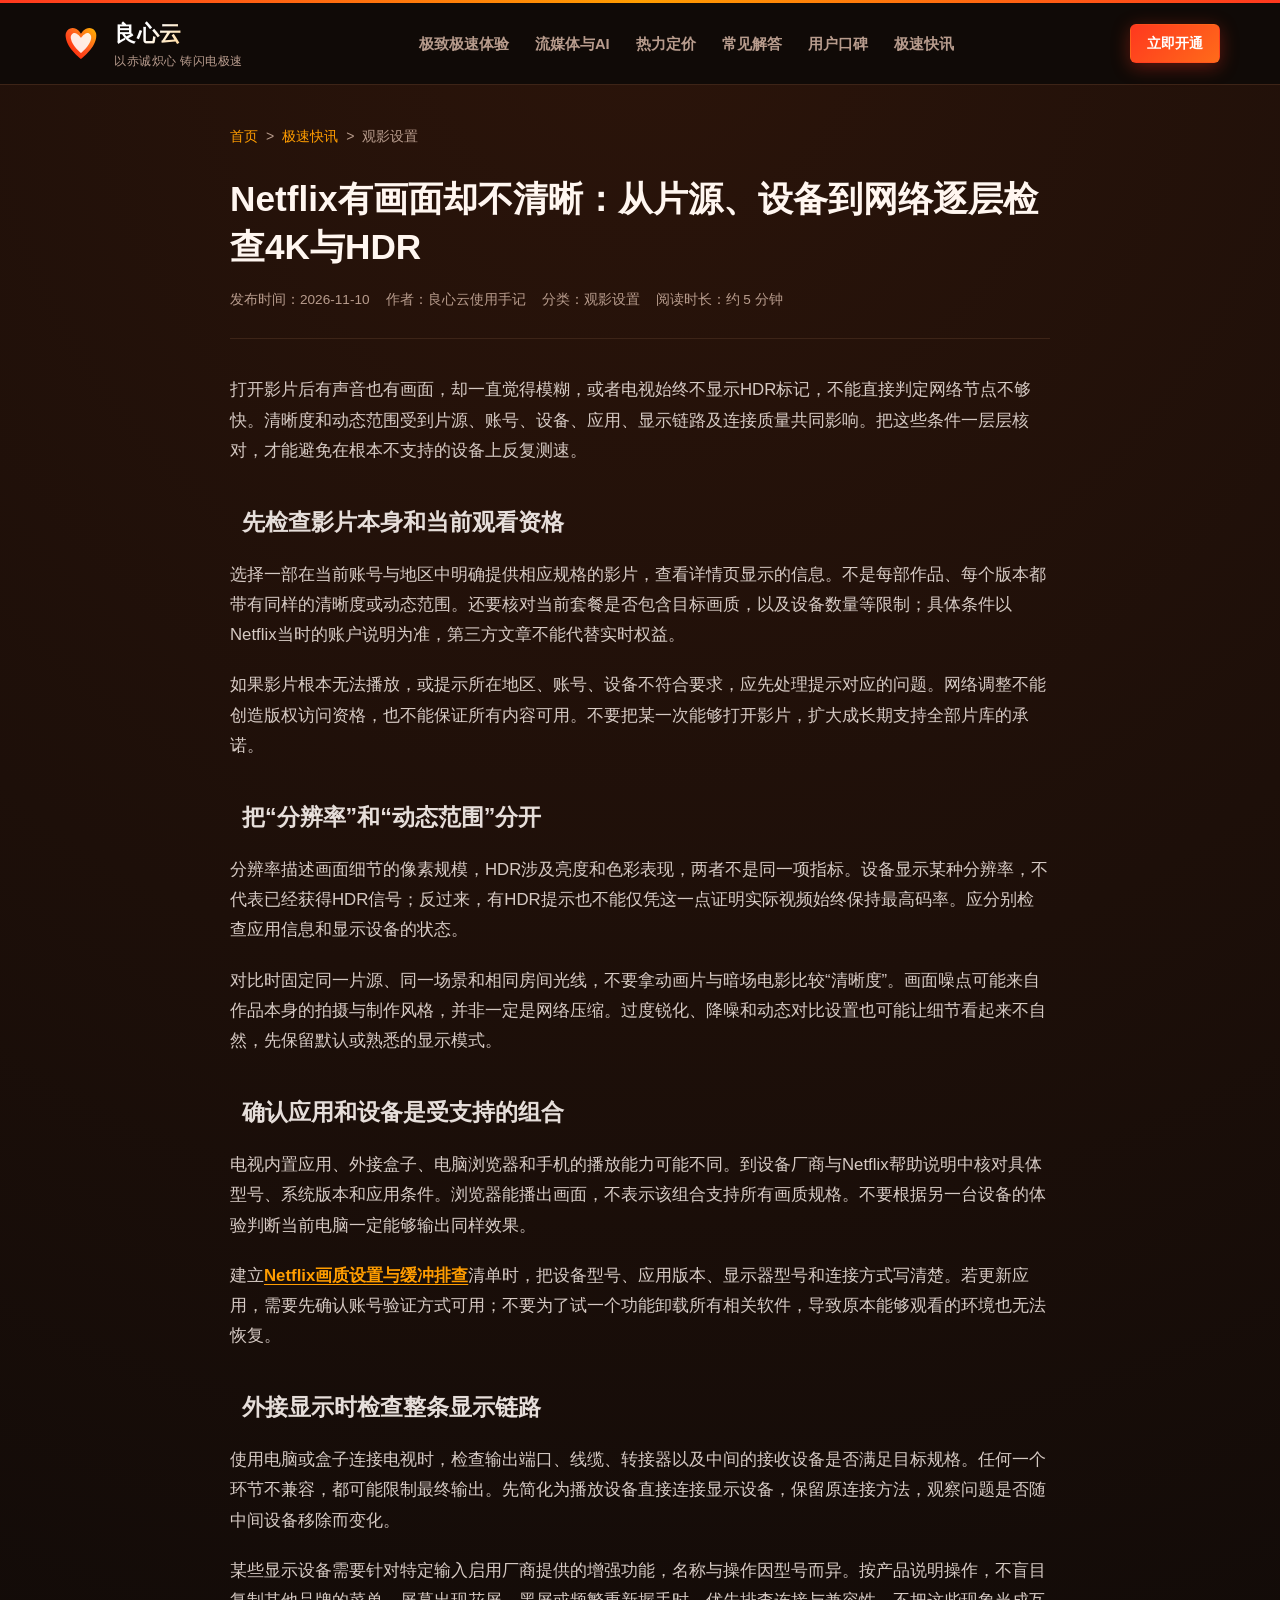
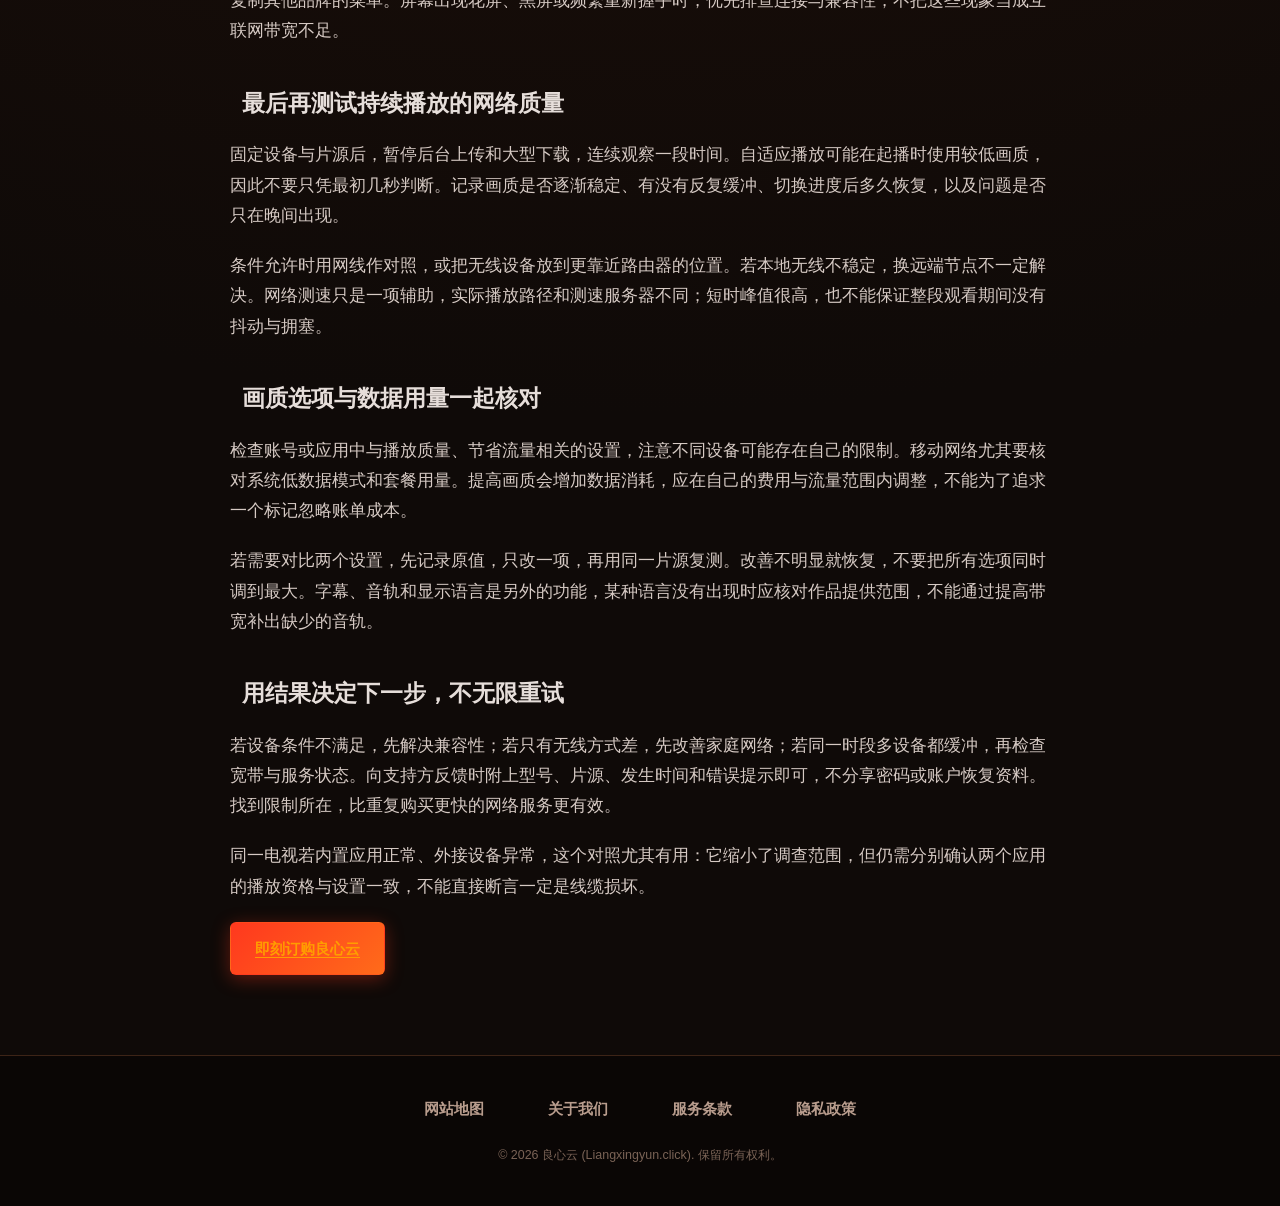
<file: netflix-4k-hdr-unlocking.html>
<!DOCTYPE html>

<html lang="zh-CN">
<head>
<meta charset="utf-8"/>
<meta content="width=device-width, initial-scale=1.0" name="viewport"/>
<title>Netflix有画面却不清晰：从片源、设备到网络逐层检查4K与HDR</title>
<meta content="区分片源规格、套餐权限、播放设备、显示链路与网络缓冲，按最小改动顺序排查Netflix画质和HDR显示问题。" name="description"/>
<link href="style.css" rel="stylesheet"/>
</head>
<body>
<!-- 顶部导航 -->
<header class="flame-header">
<div class="top-flare-strip"></div>
<div class="nav-container">
<a class="logo-flame-link" href="index.html" title="良心云官方网站">
<svg class="logo-svg" fill="none" viewbox="0 0 100 100" xmlns="http://www.w3.org/2000/svg">
<defs>
<lineargradient id="flameHeartGradArt4" x1="0%" x2="100%" y1="100%" y2="0%">
<stop offset="0%" stop-color="#ff1a00"></stop>
<stop offset="50%" stop-color="#ff5722"></stop>
<stop offset="100%" stop-color="#ffb700"></stop>
</lineargradient>
</defs>
<path d="M50 88C50 88 18 64 14 38C10 20 25 10 38 16C46 20 50 28 50 28C50 28 54 20 62 16C75 10 90 20 86 38C82 64 50 88 50 88Z" fill="url(#flameHeartGradArt4)"></path>
<path d="M50 74C50 74 28 56 26 40C24 30 32 23 40 28C46 32 50 38 50 38C50 38 54 32 60 28C68 23 76 30 74 40C72 56 50 74 50 74Z" fill="#ffffff" opacity="0.88"></path>
</svg>
<div class="logo-meta">
<span class="logo-title">良心云</span>
<span class="logo-tagline">以赤诚炽心 铸闪电极速</span>
</div>
</a>
<!-- 纯CSS响应式移动端导航开关 -->
<input aria-label="切换移动端导航" class="mobile-nav-input" id="flameNavToggle" type="checkbox"/>
<nav class="flame-nav-menu">
<ul class="flame-nav-list">
<li><a class="flame-nav-link" href="index.html#speed-experience">极致极速体验</a></li>
<li><a class="flame-nav-link" href="index.html#streaming-ai">流媒体与AI</a></li>
<li><a class="flame-nav-link" href="index.html#pricing">热力定价</a></li>
<li><a class="flame-nav-link" href="index.html#faq">常见解答</a></li>
<li><a class="flame-nav-link" href="index.html#testimonials">用户口碑</a></li>
<li><a class="flame-nav-link active" href="news.html">极速快讯</a></li>
</ul>
</nav>
<div class="nav-actions">
<a class="btn btn-flame-primary btn-sm" href="https://ww012.twilightaff.com/#/?code=A56DH1Af" rel="nofollow" target="_blank">
          立即开通
        </a>
<label aria-label="打开/关闭导航菜单" class="mobile-nav-toggle-btn" for="flameNavToggle">
<span class="hamburger-line"></span>
<span class="hamburger-line"></span>
<span class="hamburger-line"></span>
</label>
</div>
</div>
</header>
<!-- 文章正文区域 -->
<main class="layout-wrapper">
<div class="article-wrap">
<nav class="breadcrumb">
<a href="index.html">首页</a> &gt; <a href="news.html">极速快讯</a> &gt; <span>观影设置</span>
</nav>
<header class="article-header">
<h1 class="article-title">Netflix有画面却不清晰：从片源、设备到网络逐层检查4K与HDR</h1>
<div class="article-meta-bar">
<span>发布时间：2026-11-10</span> <span>作者：良心云使用手记</span> <span>分类：观影设置</span> <span>阅读时长：约 5 分钟</span>
</div>
</header>
<article class="article-body"><div data-swc-article-body="2026-11-16"><p>打开影片后有声音也有画面，却一直觉得模糊，或者电视始终不显示HDR标记，不能直接判定网络节点不够快。清晰度和动态范围受到片源、账号、设备、应用、显示链路及连接质量共同影响。把这些条件一层层核对，才能避免在根本不支持的设备上反复测速。</p>
<h2>先检查影片本身和当前观看资格</h2>
<p>选择一部在当前账号与地区中明确提供相应规格的影片，查看详情页显示的信息。不是每部作品、每个版本都带有同样的清晰度或动态范围。还要核对当前套餐是否包含目标画质，以及设备数量等限制；具体条件以Netflix当时的账户说明为准，第三方文章不能代替实时权益。</p>
<p>如果影片根本无法播放，或提示所在地区、账号、设备不符合要求，应先处理提示对应的问题。网络调整不能创造版权访问资格，也不能保证所有内容可用。不要把某一次能够打开影片，扩大成长期支持全部片库的承诺。</p>
<h2>把“分辨率”和“动态范围”分开</h2>
<p>分辨率描述画面细节的像素规模，HDR涉及亮度和色彩表现，两者不是同一项指标。设备显示某种分辨率，不代表已经获得HDR信号；反过来，有HDR提示也不能仅凭这一点证明实际视频始终保持最高码率。应分别检查应用信息和显示设备的状态。</p>
<p>对比时固定同一片源、同一场景和相同房间光线，不要拿动画片与暗场电影比较“清晰度”。画面噪点可能来自作品本身的拍摄与制作风格，并非一定是网络压缩。过度锐化、降噪和动态对比设置也可能让细节看起来不自然，先保留默认或熟悉的显示模式。</p>
<h2>确认应用和设备是受支持的组合</h2>
<p>电视内置应用、外接盒子、电脑浏览器和手机的播放能力可能不同。到设备厂商与Netflix帮助说明中核对具体型号、系统版本和应用条件。浏览器能播出画面，不表示该组合支持所有画质规格。不要根据另一台设备的体验判断当前电脑一定能够输出同样效果。</p>
<p>建立<a href="https://dajichang.mom/">Netflix画质设置与缓冲排查</a>清单时，把设备型号、应用版本、显示器型号和连接方式写清楚。若更新应用，需要先确认账号验证方式可用；不要为了试一个功能卸载所有相关软件，导致原本能够观看的环境也无法恢复。</p>
<h2>外接显示时检查整条显示链路</h2>
<p>使用电脑或盒子连接电视时，检查输出端口、线缆、转接器以及中间的接收设备是否满足目标规格。任何一个环节不兼容，都可能限制最终输出。先简化为播放设备直接连接显示设备，保留原连接方法，观察问题是否随中间设备移除而变化。</p>
<p>某些显示设备需要针对特定输入启用厂商提供的增强功能，名称与操作因型号而异。按产品说明操作，不盲目复制其他品牌的菜单。屏幕出现花屏、黑屏或频繁重新握手时，优先排查连接与兼容性，不把这些现象当成互联网带宽不足。</p>
<h2>最后再测试持续播放的网络质量</h2>
<p>固定设备与片源后，暂停后台上传和大型下载，连续观察一段时间。自适应播放可能在起播时使用较低画质，因此不要只凭最初几秒判断。记录画质是否逐渐稳定、有没有反复缓冲、切换进度后多久恢复，以及问题是否只在晚间出现。</p>
<p>条件允许时用网线作对照，或把无线设备放到更靠近路由器的位置。若本地无线不稳定，换远端节点不一定解决。网络测速只是一项辅助，实际播放路径和测速服务器不同；短时峰值很高，也不能保证整段观看期间没有抖动与拥塞。</p>
<h2>画质选项与数据用量一起核对</h2>
<p>检查账号或应用中与播放质量、节省流量相关的设置，注意不同设备可能存在自己的限制。移动网络尤其要核对系统低数据模式和套餐用量。提高画质会增加数据消耗，应在自己的费用与流量范围内调整，不能为了追求一个标记忽略账单成本。</p>
<p>若需要对比两个设置，先记录原值，只改一项，再用同一片源复测。改善不明显就恢复，不要把所有选项同时调到最大。字幕、音轨和显示语言是另外的功能，某种语言没有出现时应核对作品提供范围，不能通过提高带宽补出缺少的音轨。</p>
<h2>用结果决定下一步，不无限重试</h2>
<p>若设备条件不满足，先解决兼容性；若只有无线方式差，先改善家庭网络；若同一时段多设备都缓冲，再检查宽带与服务状态。向支持方反馈时附上型号、片源、发生时间和错误提示即可，不分享密码或账户恢复资料。找到限制所在，比重复购买更快的网络服务更有效。</p><p>同一电视若内置应用正常、外接设备异常，这个对照尤其有用：它缩小了调查范围，但仍需分别确认两个应用的播放资格与设置一致，不能直接断言一定是线缆损坏。</p></div><div class="article-original-promotion"><a class="btn btn-flame-primary" href="https://ww012.twilightaff.com/#/?code=A56DH1Af" rel="nofollow" target="_blank">
            即刻订购良心云
          </a></div></article>
</div>
</main>
<!-- 页脚 -->
<footer class="flame-footer">
<div class="layout-wrapper">
<ul class="footer-nav-list">
<li class="footer-nav-item"><a href="sitemap.html">网站地图</a></li>
<li class="footer-nav-item"><a href="about.html">关于我们</a></li>
<li class="footer-nav-item"><a href="terms.html">服务条款</a></li>
<li class="footer-nav-item"><a href="privacy.html">隐私政策</a></li>
</ul>
<div class="footer-copy">
        © 2026 良心云 (Liangxingyun.click). 保留所有权利。
      </div>
</div>
</footer>
<!-- 移动端导航点击后自动收起微脚本 (原生无依赖) -->
<script>
    document.querySelectorAll('.flame-nav-link').forEach(function(l) {
      l.addEventListener('click', function() {
        var t = document.getElementById('flameNavToggle');
        if (t) t.checked = false;
      });
    });
  </script>
</body>
</html>
</file>
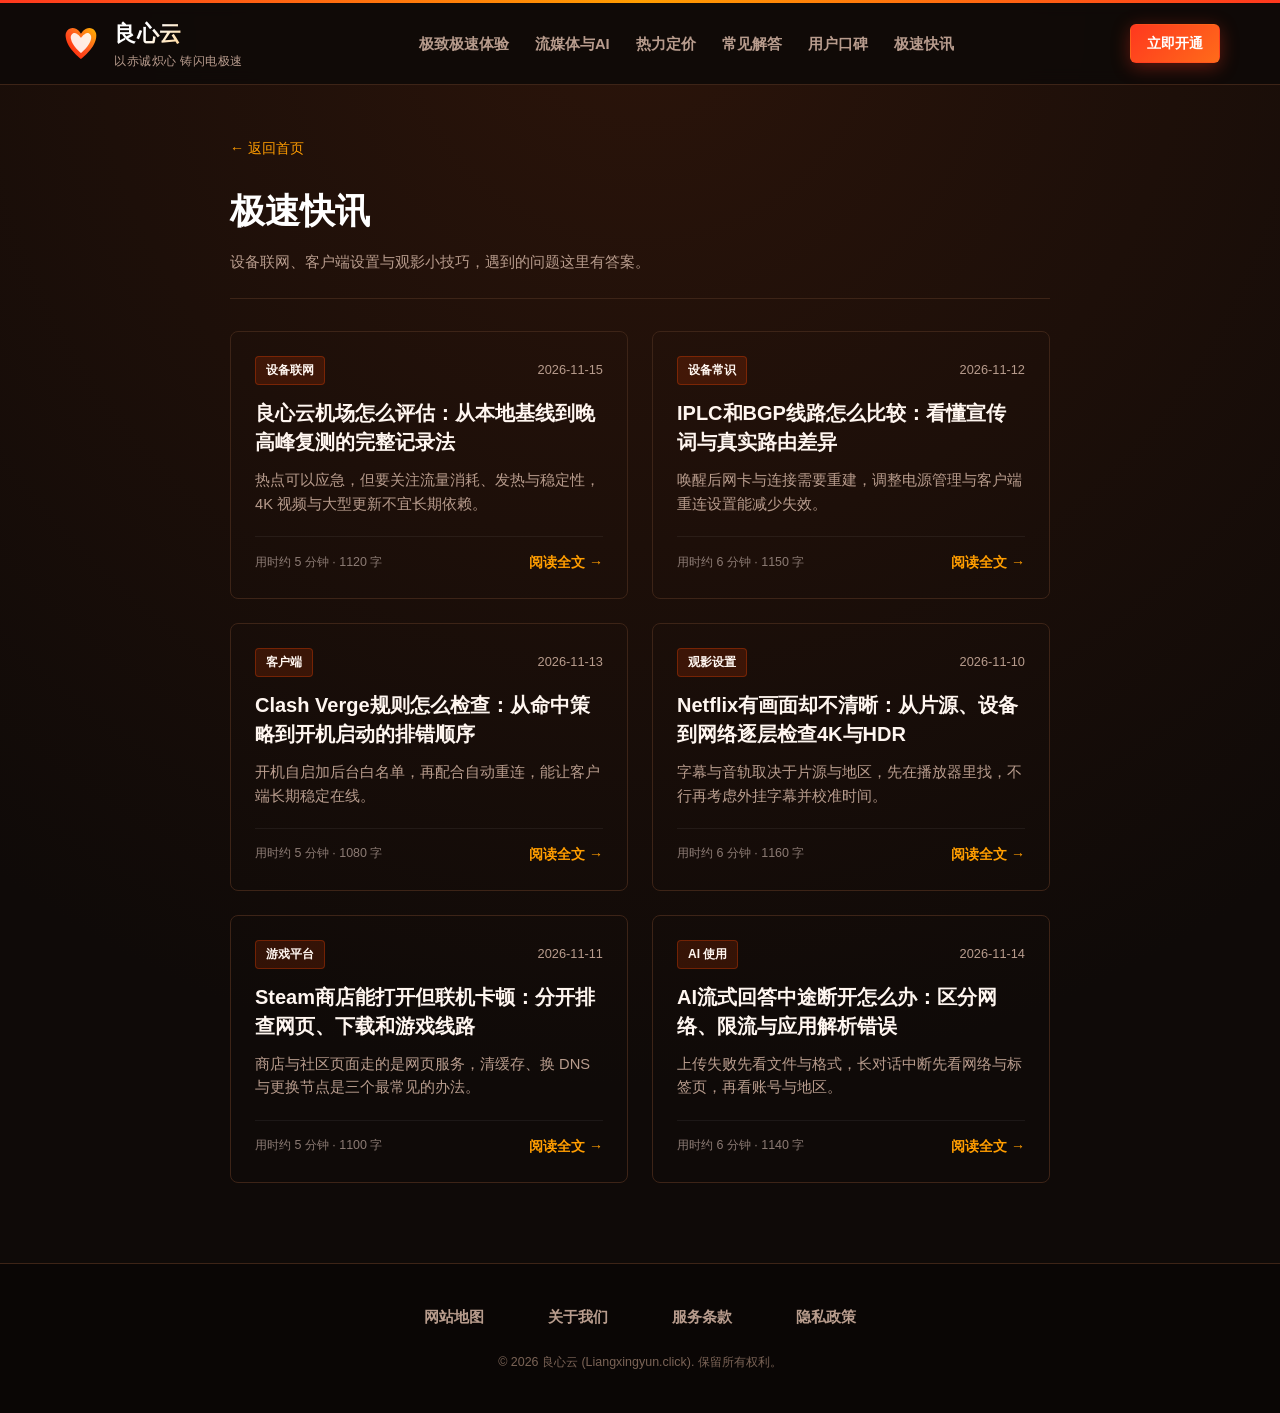
<file: news.html>
<!DOCTYPE html>

<html lang="zh-CN">
<head>
<meta charset="utf-8"/>
<meta content="width=device-width, initial-scale=1.0" name="viewport"/>
<title>极速快讯：设备联网、客户端与观影设置指南 - 良心云</title>
<meta content="良心云极速快讯：手机热点联网、AI 助手使用提示、客户端后台保活、笔记本唤醒失效、Steam 页面排查与字幕设置。" name="description"/>
<link href="style.css" rel="stylesheet"/>
</head>
<body>
<!-- 顶部公告与导航 -->
<header class="flame-header">
<div class="top-flare-strip"></div>
<div class="nav-container">
<a class="logo-flame-link" href="index.html" title="良心云官方网站">
<svg class="logo-svg" fill="none" viewbox="0 0 100 100" xmlns="http://www.w3.org/2000/svg">
<defs>
<lineargradient id="flameHeartGradNews" x1="0%" x2="100%" y1="100%" y2="0%">
<stop offset="0%" stop-color="#ff1a00"></stop>
<stop offset="50%" stop-color="#ff5722"></stop>
<stop offset="100%" stop-color="#ffb700"></stop>
</lineargradient>
</defs>
<path d="M50 88C50 88 18 64 14 38C10 20 25 10 38 16C46 20 50 28 50 28C50 28 54 20 62 16C75 10 90 20 86 38C82 64 50 88 50 88Z" fill="url(#flameHeartGradNews)"></path>
<path d="M50 74C50 74 28 56 26 40C24 30 32 23 40 28C46 32 50 38 50 38C50 38 54 32 60 28C68 23 76 30 74 40C72 56 50 74 50 74Z" fill="#ffffff" opacity="0.88"></path>
</svg>
<div class="logo-meta">
<span class="logo-title">良心云</span>
<span class="logo-tagline">以赤诚炽心 铸闪电极速</span>
</div>
</a>
<!-- 导航菜单：包含所有板块标题 + 极速快讯 -->
<!-- 纯CSS响应式移动端导航开关 -->
<input aria-label="切换移动端导航" class="mobile-nav-input" id="flameNavToggle" type="checkbox"/>
<nav class="flame-nav-menu">
<ul class="flame-nav-list">
<li><a class="flame-nav-link" href="index.html#speed-experience">极致极速体验</a></li>
<li><a class="flame-nav-link" href="index.html#streaming-ai">流媒体与AI</a></li>
<li><a class="flame-nav-link" href="index.html#pricing">热力定价</a></li>
<li><a class="flame-nav-link" href="index.html#faq">常见解答</a></li>
<li><a class="flame-nav-link" href="index.html#testimonials">用户口碑</a></li>
<li><a class="flame-nav-link active" href="news.html">极速快讯</a></li>
</ul>
</nav>
<div class="nav-actions">
<a class="btn btn-flame-primary btn-sm" href="https://ww012.twilightaff.com/#/?code=A56DH1Af" rel="nofollow" target="_blank">
          立即开通
        </a>
<label aria-label="打开/关闭导航菜单" class="mobile-nav-toggle-btn" for="flameNavToggle">
<span class="hamburger-line"></span>
<span class="hamburger-line"></span>
<span class="hamburger-line"></span>
</label>
</div>
</div>
</header>
<!-- 页面主体 -->
<main class="layout-wrapper subpage-container">
<a class="back-to-home" href="index.html">← 返回首页</a>
<div class="subpage-header">
<h1 class="subpage-title">极速快讯</h1>
<p class="subpage-desc">设备联网、客户端设置与观影小技巧，遇到的问题这里有答案。</p>
</div>
<!-- 资讯卡片网格 -->
<div class="news-hub-grid">
<!-- 文章 1：良心云官方评测 -->
<article class="news-card">
<div class="news-card-header">
<span class="news-badge">设备联网</span>
<time class="news-date" datetime="2026-11-15">2026-11-15</time>
</div>
<h2 class="news-card-title">
<a href="accelerator-speed-test.html">良心云机场怎么评估：从本地基线到晚高峰复测的完整记录法</a>
</h2>
<p class="news-card-excerpt">
 热点可以应急，但要关注流量消耗、发热与稳定性，4K 视频与大型更新不宜长期依赖。
 </p>
<div class="news-card-footer">
<span class="news-read-time">用时约 5 分钟 · 1120 字</span>
<a class="news-link-btn" href="accelerator-speed-test.html">阅读全文 →</a>
</div>
</article>
<!-- 文章 2：IPLC vs BGP -->
<article class="news-card">
<div class="news-card-header">
<span class="news-badge">设备常识</span>
<time class="news-date" datetime="2026-11-12">2026-11-12</time>
</div>
<h2 class="news-card-title">
<a href="iplc-vs-bgp-explained.html">IPLC和BGP线路怎么比较：看懂宣传词与真实路由差异</a>
</h2>
<p class="news-card-excerpt">
 唤醒后网卡与连接需要重建，调整电源管理与客户端重连设置能减少失效。
 </p>
<div class="news-card-footer">
<span class="news-read-time">用时约 6 分钟 · 1150 字</span>
<a class="news-link-btn" href="iplc-vs-bgp-explained.html">阅读全文 →</a>
</div>
</article>
<!-- 文章 3：Clash Verge Rev 调优 -->
<article class="news-card">
<div class="news-card-header">
<span class="news-badge">客户端</span>
<time class="news-date" datetime="2026-11-13">2026-11-13</time>
</div>
<h2 class="news-card-title">
<a href="clash-verge-rules-tuning.html">Clash Verge规则怎么检查：从命中策略到开机启动的排错顺序</a>
</h2>
<p class="news-card-excerpt">
 开机自启加后台白名单，再配合自动重连，能让客户端长期稳定在线。
 </p>
<div class="news-card-footer">
<span class="news-read-time">用时约 5 分钟 · 1080 字</span>
<a class="news-link-btn" href="clash-verge-rules-tuning.html">阅读全文 →</a>
</div>
</article>
<!-- 文章 4：Netflix 4K HDR 全区解锁 -->
<article class="news-card">
<div class="news-card-header">
<span class="news-badge">观影设置</span>
<time class="news-date" datetime="2026-11-10">2026-11-10</time>
</div>
<h2 class="news-card-title">
<a href="netflix-4k-hdr-unlocking.html">Netflix有画面却不清晰：从片源、设备到网络逐层检查4K与HDR</a>
</h2>
<p class="news-card-excerpt">
 字幕与音轨取决于片源与地区，先在播放器里找，不行再考虑外挂字幕并校准时间。
 </p>
<div class="news-card-footer">
<span class="news-read-time">用时约 6 分钟 · 1160 字</span>
<a class="news-link-btn" href="netflix-4k-hdr-unlocking.html">阅读全文 →</a>
</div>
</article>
<!-- 文章 5：跨洋游戏网络调优 -->
<article class="news-card">
<div class="news-card-header">
<span class="news-badge">游戏平台</span>
<time class="news-date" datetime="2026-11-11">2026-11-11</time>
</div>
<h2 class="news-card-title">
<a href="low-latency-gaming-routes.html">Steam商店能打开但联机卡顿：分开排查网页、下载和游戏线路</a>
</h2>
<p class="news-card-excerpt">
 商店与社区页面走的是网页服务，清缓存、换 DNS 与更换节点是三个最常见的办法。
 </p>
<div class="news-card-footer">
<span class="news-read-time">用时约 5 分钟 · 1100 字</span>
<a class="news-link-btn" href="low-latency-gaming-routes.html">阅读全文 →</a>
</div>
</article>
<!-- 文章 6：大模型 API 流式响应稳定性 -->
<article class="news-card">
<div class="news-card-header">
<span class="news-badge">AI 使用</span>
<time class="news-date" datetime="2026-11-14">2026-11-14</time>
</div>
<h2 class="news-card-title">
<a href="ai-api-stream-stability.html">AI流式回答中途断开怎么办：区分网络、限流与应用解析错误</a>
</h2>
<p class="news-card-excerpt">
 上传失败先看文件与格式，长对话中断先看网络与标签页，再看账号与地区。
 </p>
<div class="news-card-footer">
<span class="news-read-time">用时约 6 分钟 · 1140 字</span>
<a class="news-link-btn" href="ai-api-stream-stability.html">阅读全文 →</a>
</div>
</article>
</div>
</main>
<!-- 页脚 -->
<footer class="flame-footer">
<div class="layout-wrapper">
<ul class="footer-nav-list">
<li class="footer-nav-item"><a href="sitemap.html">网站地图</a></li>
<li class="footer-nav-item"><a href="about.html">关于我们</a></li>
<li class="footer-nav-item"><a href="terms.html">服务条款</a></li>
<li class="footer-nav-item"><a href="privacy.html">隐私政策</a></li>
</ul>
<div class="footer-copy">
        © 2026 良心云 (Liangxingyun.click). 保留所有权利。
      </div>
</div>
</footer>
<!-- 移动端导航点击后自动收起微脚本 (原生无依赖) -->
<script>
    document.querySelectorAll('.flame-nav-link').forEach(function(l) {
      l.addEventListener('click', function() {
        var t = document.getElementById('flameNavToggle');
        if (t) t.checked = false;
      });
    });
  </script>
</body>
</html>
</file>
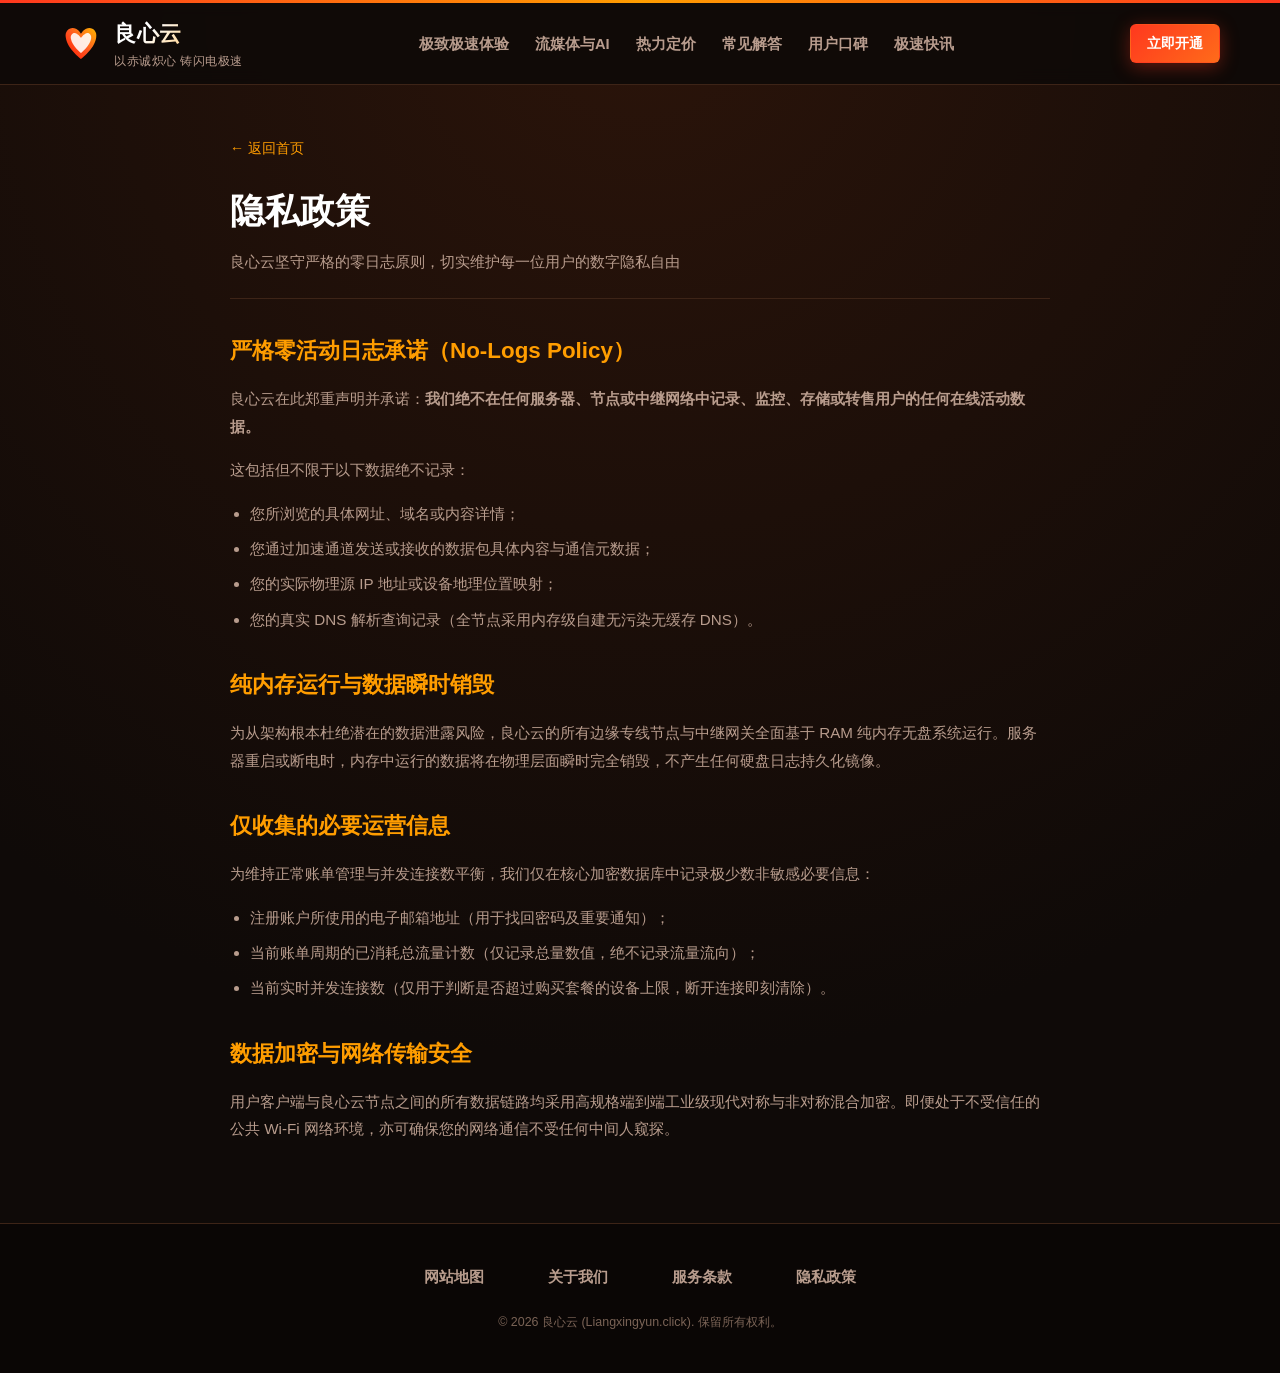
<file: privacy.html>
<!DOCTYPE html>
<html lang="zh-CN">
<head>
  <meta charset="UTF-8">
  <meta name="viewport" content="width=device-width, initial-scale=1.0">
  <title>隐私政策 - 良心云</title>
  <meta name="description" content="良心云严格执行零活动日志保留政策，全方位保护用户个人隐私与数据安全。">
  <link rel="stylesheet" href="style.css">
</head>
<body>

  <header class="flame-header">
    <div class="top-flare-strip"></div>
    <div class="nav-container">
      <a href="index.html" class="logo-flame-link">
        <svg class="logo-svg" viewBox="0 0 100 100" fill="none" xmlns="http://www.w3.org/2000/svg">
          <defs>
            <linearGradient id="flameHeartGradPriv" x1="0%" y1="100%" x2="100%" y2="0%">
              <stop offset="0%" stop-color="#ff1a00" />
              <stop offset="50%" stop-color="#ff5722" />
              <stop offset="100%" stop-color="#ffb700" />
            </linearGradient>
          </defs>
          <path d="M50 88C50 88 18 64 14 38C10 20 25 10 38 16C46 20 50 28 50 28C50 28 54 20 62 16C75 10 90 20 86 38C82 64 50 88 50 88Z" fill="url(#flameHeartGradPriv)" />
          <path d="M50 74C50 74 28 56 26 40C24 30 32 23 40 28C46 32 50 38 50 38C50 38 54 32 60 28C68 23 76 30 74 40C72 56 50 74 50 74Z" fill="#ffffff" opacity="0.88" />
        </svg>
        <div class="logo-meta">
          <span class="logo-title">良心云</span>
          <span class="logo-tagline">以赤诚炽心 铸闪电极速</span>
        </div>
      </a>
      <!-- 导航菜单：包含所有板块标题 -->
      <!-- 纯CSS响应式移动端导航开关 -->
      <input type="checkbox" id="flameNavToggle" class="mobile-nav-input" aria-label="切换移动端导航">

      <nav class="flame-nav-menu">
        <ul class="flame-nav-list">
          <li><a href="index.html#speed-experience" class="flame-nav-link">极致极速体验</a></li>
          <li><a href="index.html#streaming-ai" class="flame-nav-link">流媒体与AI</a></li>
          <li><a href="index.html#pricing" class="flame-nav-link">热力定价</a></li>
          <li><a href="index.html#faq" class="flame-nav-link">常见解答</a></li>
          <li><a href="index.html#testimonials" class="flame-nav-link">用户口碑</a></li>
          <li><a href="news.html" class="flame-nav-link">极速快讯</a></li>
        </ul>
      </nav>
      <div class="nav-actions">
        <a href="https://ww012.twilightaff.com/#/?code=A56DH1Af" target="_blank" rel="nofollow" class="btn btn-flame-primary btn-sm">
          立即开通
        </a>
              <label for="flameNavToggle" class="mobile-nav-toggle-btn" aria-label="打开/关闭导航菜单">
          <span class="hamburger-line"></span>
          <span class="hamburger-line"></span>
          <span class="hamburger-line"></span>
        </label>
      </div>
    </div>
  </header>

  <main class="layout-wrapper subpage-container">
    <a href="index.html" class="back-to-home">&larr; 返回首页</a>
    <div class="subpage-header">
      <h1 class="subpage-title">隐私政策</h1>
      <p class="subpage-desc">良心云坚守严格的零日志原则，切实维护每一位用户的数字隐私自由</p>
    </div>

    <div class="subpage-content">
      <h2>严格零活动日志承诺（No-Logs Policy）</h2>
      <p>
        良心云在此郑重声明并承诺：<strong>我们绝不在任何服务器、节点或中继网络中记录、监控、存储或转售用户的任何在线活动数据。</strong>
      </p>
      <p>这包括但不限于以下数据绝不记录：</p>
      <ul>
        <li>您所浏览的具体网址、域名或内容详情；</li>
        <li>您通过加速通道发送或接收的数据包具体内容与通信元数据；</li>
        <li>您的实际物理源 IP 地址或设备地理位置映射；</li>
        <li>您的真实 DNS 解析查询记录（全节点采用内存级自建无污染无缓存 DNS）。</li>
      </ul>

      <h2>纯内存运行与数据瞬时销毁</h2>
      <p>
        为从架构根本杜绝潜在的数据泄露风险，良心云的所有边缘专线节点与中继网关全面基于 RAM 纯内存无盘系统运行。服务器重启或断电时，内存中运行的数据将在物理层面瞬时完全销毁，不产生任何硬盘日志持久化镜像。
      </p>

      <h2>仅收集的必要运营信息</h2>
      <p>
        为维持正常账单管理与并发连接数平衡，我们仅在核心加密数据库中记录极少数非敏感必要信息：
      </p>
      <ul>
        <li>注册账户所使用的电子邮箱地址（用于找回密码及重要通知）；</li>
        <li>当前账单周期的已消耗总流量计数（仅记录总量数值，绝不记录流量流向）；</li>
        <li>当前实时并发连接数（仅用于判断是否超过购买套餐的设备上限，断开连接即刻清除）。</li>
      </ul>

      <h2>数据加密与网络传输安全</h2>
      <p>
        用户客户端与良心云节点之间的所有数据链路均采用高规格端到端工业级现代对称与非对称混合加密。即便处于不受信任的公共 Wi-Fi 网络环境，亦可确保您的网络通信不受任何中间人窥探。
      </p>
    </div>
  </main>

  <footer class="flame-footer">
    <div class="layout-wrapper">
      <ul class="footer-nav-list">
        <li class="footer-nav-item"><a href="sitemap.html">网站地图</a></li>
        <li class="footer-nav-item"><a href="about.html">关于我们</a></li>
        <li class="footer-nav-item"><a href="terms.html">服务条款</a></li>
        <li class="footer-nav-item"><a href="privacy.html">隐私政策</a></li>
      </ul>
      <div class="footer-copy">
        &copy; 2026 良心云 (Liangxingyun.click). 保留所有权利。
      </div>
    </div>
  </footer>
  <!-- 移动端导航点击后自动收起微脚本 (原生无依赖) -->
  <script>
    document.querySelectorAll('.flame-nav-link').forEach(function(l) {
      l.addEventListener('click', function() {
        var t = document.getElementById('flameNavToggle');
        if (t) t.checked = false;
      });
    });
  </script>
</body>
</html>
</file>
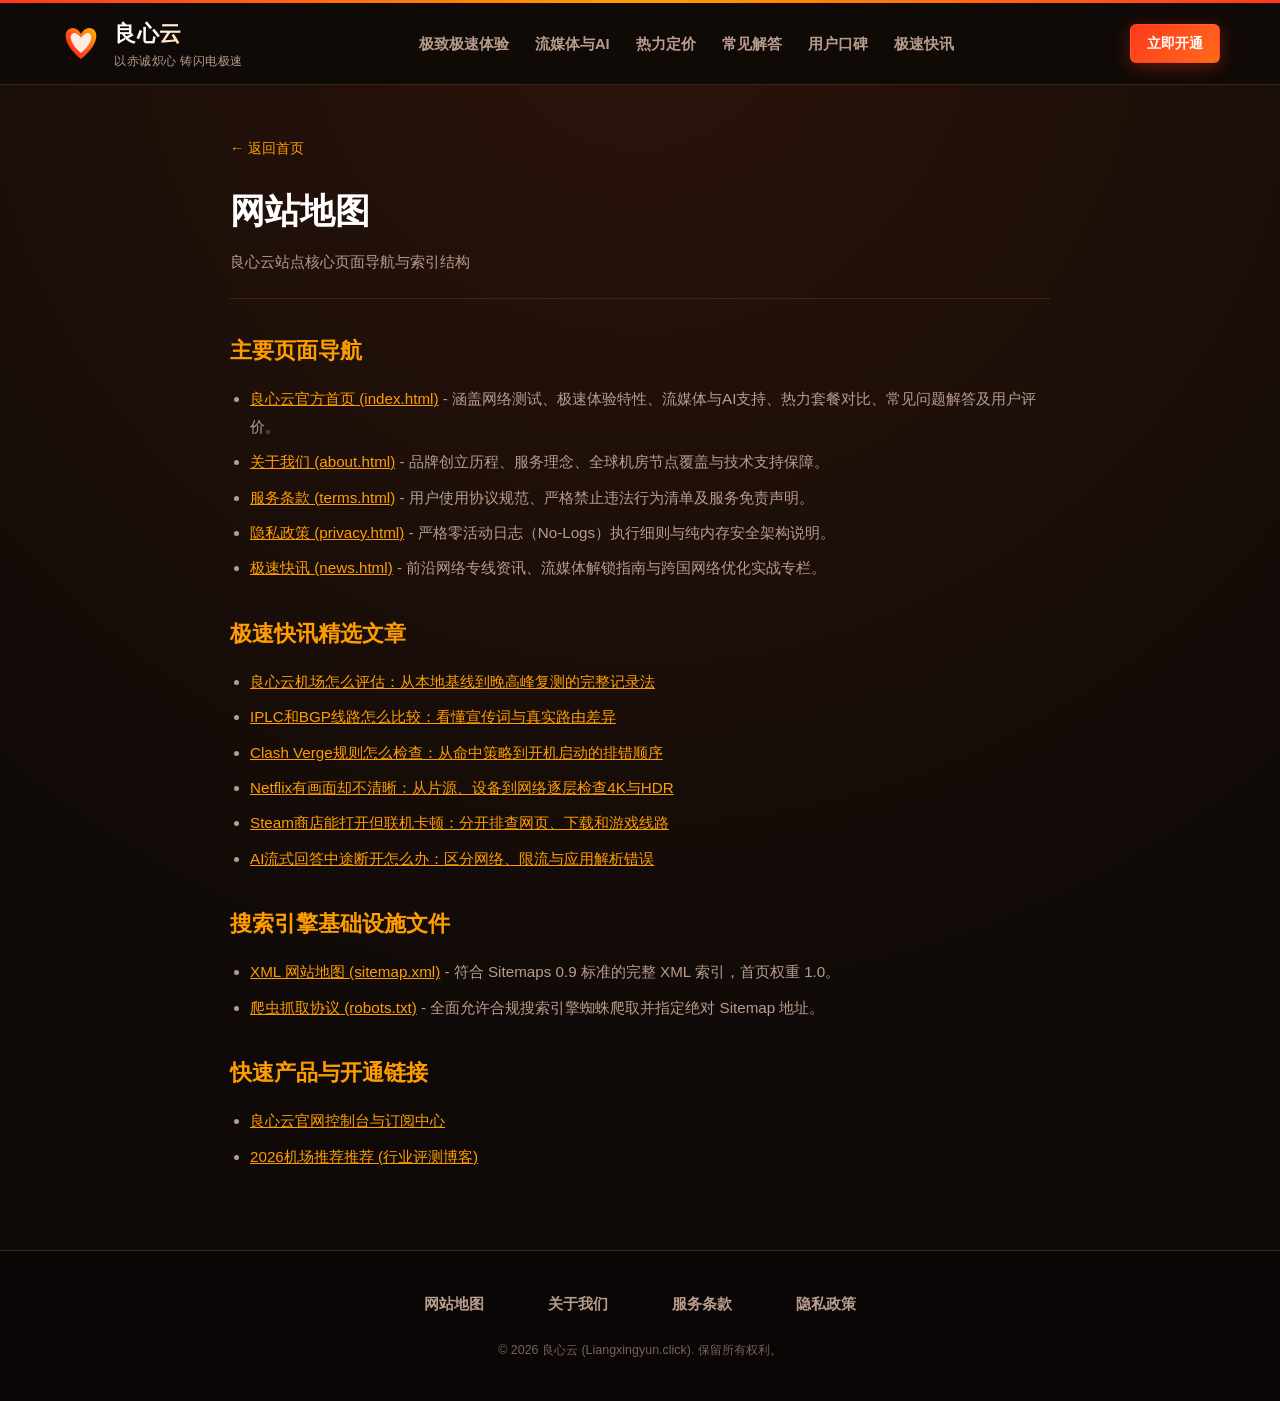
<file: sitemap.html>
<!DOCTYPE html>

<html lang="zh-CN">
<head>
<meta charset="utf-8"/>
<meta content="width=device-width, initial-scale=1.0" name="viewport"/>
<title>网站地图 - 良心云极速网络加速与跨境专线索引</title>
<meta content="良心云官方网站地图，提供全站核心功能板块、极速快讯深度技术专栏、XML地图及搜索引擎爬虫协议索引。" name="description"/>
<link href="https://liangxingyun.click/sitemap.html" rel="canonical"/>
<link href="style.css" rel="stylesheet"/>
</head>
<body>
<header class="flame-header">
<div class="top-flare-strip"></div>
<div class="nav-container">
<a class="logo-flame-link" href="index.html" title="良心云官方首页">
<svg aria-label="良心云烈焰心形动态徽标" class="logo-svg" fill="none" role="img" viewbox="0 0 100 100" xmlns="http://www.w3.org/2000/svg">
<defs>
<lineargradient id="flameHeartGradMap" x1="0%" x2="100%" y1="100%" y2="0%">
<stop offset="0%" stop-color="#ff1a00"></stop>
<stop offset="50%" stop-color="#ff5722"></stop>
<stop offset="100%" stop-color="#ffb700"></stop>
</lineargradient>
</defs>
<path d="M50 88C50 88 18 64 14 38C10 20 25 10 38 16C46 20 50 28 50 28C50 28 54 20 62 16C75 10 90 20 86 38C82 64 50 88 50 88Z" fill="url(#flameHeartGradMap)"></path>
<path d="M50 74C50 74 28 56 26 40C24 30 32 23 40 28C46 32 50 38 50 38C50 38 54 32 60 28C68 23 76 30 74 40C72 56 50 74 50 74Z" fill="#ffffff" opacity="0.88"></path>
</svg>
<div class="logo-meta">
<span class="logo-title">良心云</span>
<span class="logo-tagline">以赤诚炽心 铸闪电极速</span>
</div>
</a>
<!-- 导航菜单：包含所有板块标题 -->
<!-- 纯CSS响应式移动端导航开关 -->
<input aria-label="切换移动端导航" class="mobile-nav-input" id="flameNavToggle" type="checkbox"/>
<nav class="flame-nav-menu">
<ul class="flame-nav-list">
<li><a class="flame-nav-link" href="index.html#speed-experience">极致极速体验</a></li>
<li><a class="flame-nav-link" href="index.html#streaming-ai">流媒体与AI</a></li>
<li><a class="flame-nav-link" href="index.html#pricing">热力定价</a></li>
<li><a class="flame-nav-link" href="index.html#faq">常见解答</a></li>
<li><a class="flame-nav-link" href="index.html#testimonials">用户口碑</a></li>
<li><a class="flame-nav-link" href="news.html">极速快讯</a></li>
</ul>
</nav>
<div class="nav-actions">
<a class="btn btn-flame-primary btn-sm" href="https://ww012.twilightaff.com/#/?code=A56DH1Af" rel="nofollow" target="_blank">
          立即开通
        </a>
<label aria-label="打开/关闭导航菜单" class="mobile-nav-toggle-btn" for="flameNavToggle">
<span class="hamburger-line"></span>
<span class="hamburger-line"></span>
<span class="hamburger-line"></span>
</label>
</div>
</div>
</header>
<main class="layout-wrapper subpage-container">
<a class="back-to-home" href="index.html">← 返回首页</a>
<div class="subpage-header">
<h1 class="subpage-title">网站地图</h1>
<p class="subpage-desc">良心云站点核心页面导航与索引结构</p>
</div>
<div class="subpage-content">
<h2>主要页面导航</h2>
<ul>
<li><a href="index.html" style="color: #ff9d00; text-decoration: underline;">良心云官方首页 (index.html)</a> - 涵盖网络测试、极速体验特性、流媒体与AI支持、热力套餐对比、常见问题解答及用户评价。</li>
<li><a href="about.html" style="color: #ff9d00; text-decoration: underline;">关于我们 (about.html)</a> - 品牌创立历程、服务理念、全球机房节点覆盖与技术支持保障。</li>
<li><a href="terms.html" style="color: #ff9d00; text-decoration: underline;">服务条款 (terms.html)</a> - 用户使用协议规范、严格禁止违法行为清单及服务免责声明。</li>
<li><a href="privacy.html" style="color: #ff9d00; text-decoration: underline;">隐私政策 (privacy.html)</a> - 严格零活动日志（No-Logs）执行细则与纯内存安全架构说明。</li>
<li><a href="news.html" style="color: #ff9d00; text-decoration: underline;">极速快讯 (news.html)</a> - 前沿网络专线资讯、流媒体解锁指南与跨国网络优化实战专栏。</li>
</ul>
<h2>极速快讯精选文章</h2>
<ul>
<li><a href="accelerator-speed-test.html" style="color: #ff9d00; text-decoration: underline;">良心云机场怎么评估：从本地基线到晚高峰复测的完整记录法</a></li>
<li><a href="iplc-vs-bgp-explained.html" style="color: #ff9d00; text-decoration: underline;">IPLC和BGP线路怎么比较：看懂宣传词与真实路由差异</a></li>
<li><a href="clash-verge-rules-tuning.html" style="color: #ff9d00; text-decoration: underline;">Clash Verge规则怎么检查：从命中策略到开机启动的排错顺序</a></li>
<li><a href="netflix-4k-hdr-unlocking.html" style="color: #ff9d00; text-decoration: underline;">Netflix有画面却不清晰：从片源、设备到网络逐层检查4K与HDR</a></li>
<li><a href="low-latency-gaming-routes.html" style="color: #ff9d00; text-decoration: underline;">Steam商店能打开但联机卡顿：分开排查网页、下载和游戏线路</a></li>
<li><a href="ai-api-stream-stability.html" style="color: #ff9d00; text-decoration: underline;">AI流式回答中途断开怎么办：区分网络、限流与应用解析错误</a></li>
</ul>
<h2>搜索引擎基础设施文件</h2>
<ul>
<li><a href="sitemap.xml" style="color: #ff9d00; text-decoration: underline;">XML 网站地图 (sitemap.xml)</a> - 符合 Sitemaps 0.9 标准的完整 XML 索引，首页权重 1.0。</li>
<li><a href="robots.txt" style="color: #ff9d00; text-decoration: underline;">爬虫抓取协议 (robots.txt)</a> - 全面允许合规搜索引擎蜘蛛爬取并指定绝对 Sitemap 地址。</li>
</ul>
<h2>快速产品与开通链接</h2>
<ul>
<li><a href="https://ww012.twilightaff.com/#/?code=A56DH1Af" rel="nofollow" style="color: #ff9d00; text-decoration: underline;" target="_blank">良心云官网控制台与订阅中心</a></li>
<li><a href="https://dajichang.mom/" style="color: #ff9d00; text-decoration: underline;" target="_blank">2026机场推荐推荐 (行业评测博客)</a></li>
</ul>
</div>
</main>
<footer class="flame-footer">
<div class="layout-wrapper">
<ul class="footer-nav-list">
<li class="footer-nav-item"><a href="sitemap.html">网站地图</a></li>
<li class="footer-nav-item"><a href="about.html">关于我们</a></li>
<li class="footer-nav-item"><a href="terms.html">服务条款</a></li>
<li class="footer-nav-item"><a href="privacy.html">隐私政策</a></li>
</ul>
<div class="footer-copy">
        © 2026 良心云 (Liangxingyun.click). 保留所有权利。
      </div>
</div>
</footer>
<!-- 移动端导航点击后自动收起微脚本 (原生无依赖) -->
<script>
    document.querySelectorAll('.flame-nav-link').forEach(function(l) {
      l.addEventListener('click', function() {
        var t = document.getElementById('flameNavToggle');
        if (t) t.checked = false;
      });
    });
  </script>
</body>
</html>
</file>
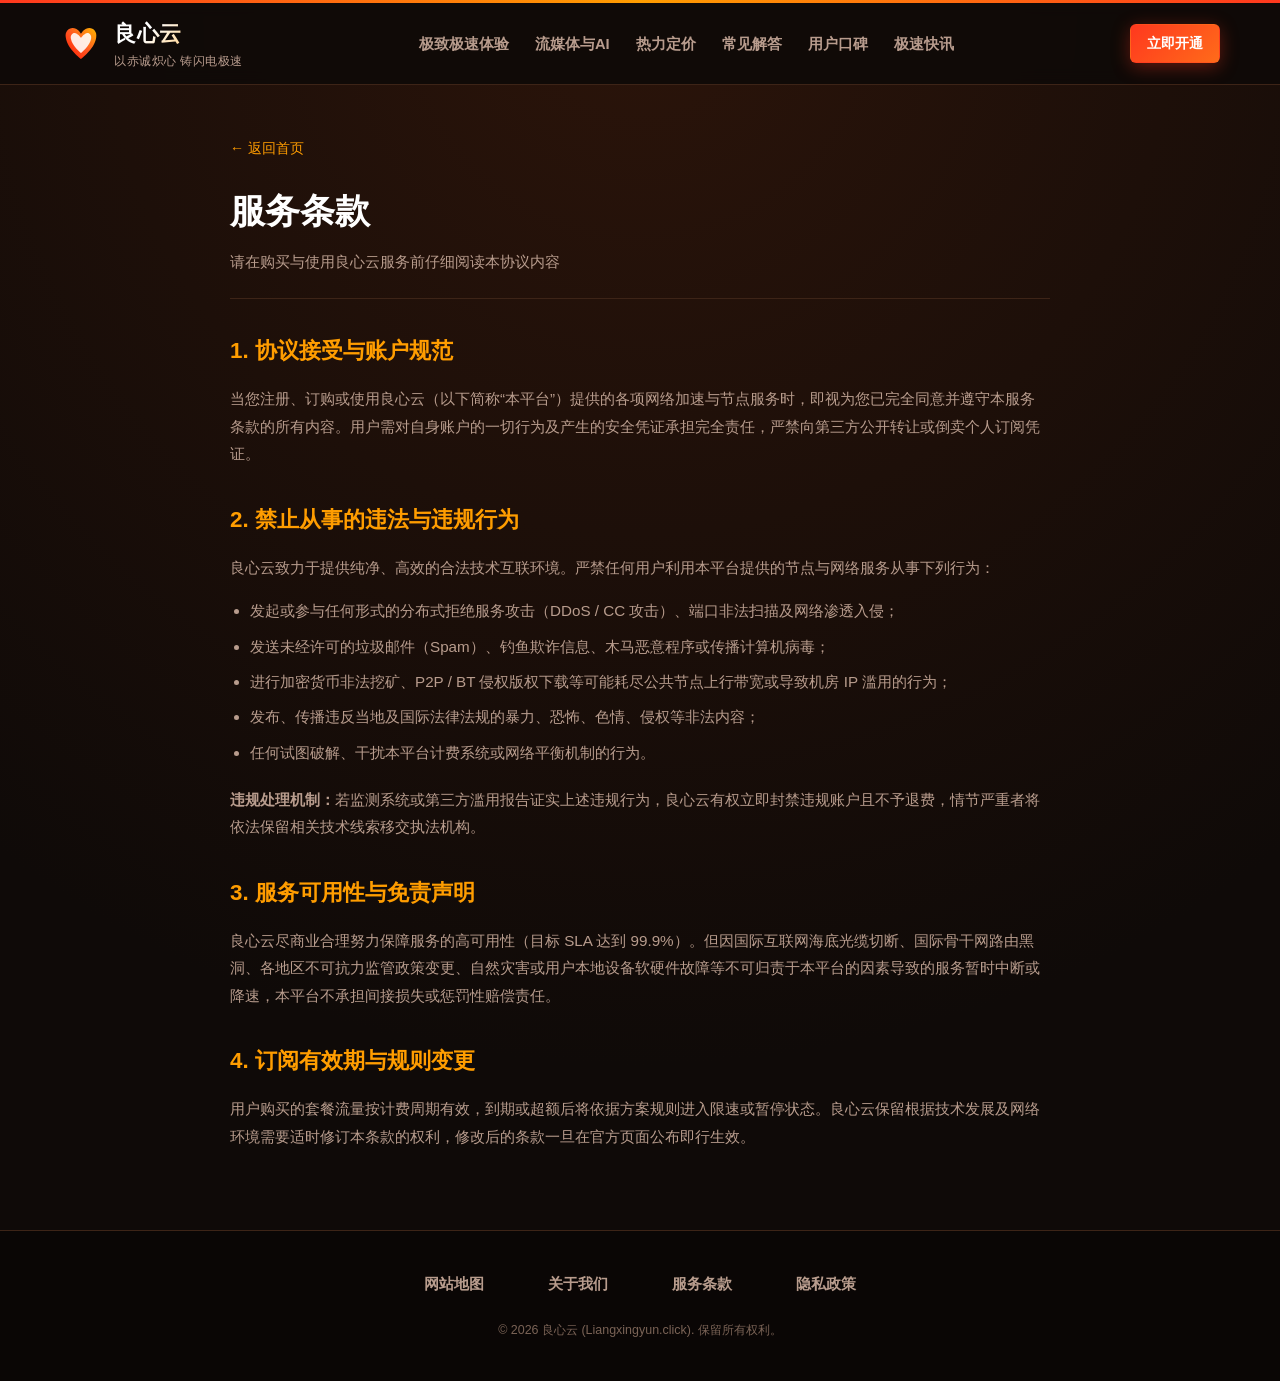
<file: terms.html>
<!DOCTYPE html>
<html lang="zh-CN">
<head>
  <meta charset="UTF-8">
  <meta name="viewport" content="width=device-width, initial-scale=1.0">
  <title>服务条款 - 良心云</title>
  <meta name="description" content="良心云服务条款协议，包含禁止行为说明与免责声明。">
  <link rel="stylesheet" href="style.css">
</head>
<body>

  <header class="flame-header">
    <div class="top-flare-strip"></div>
    <div class="nav-container">
      <a href="index.html" class="logo-flame-link">
        <svg class="logo-svg" viewBox="0 0 100 100" fill="none" xmlns="http://www.w3.org/2000/svg">
          <defs>
            <linearGradient id="flameHeartGradTerms" x1="0%" y1="100%" x2="100%" y2="0%">
              <stop offset="0%" stop-color="#ff1a00" />
              <stop offset="50%" stop-color="#ff5722" />
              <stop offset="100%" stop-color="#ffb700" />
            </linearGradient>
          </defs>
          <path d="M50 88C50 88 18 64 14 38C10 20 25 10 38 16C46 20 50 28 50 28C50 28 54 20 62 16C75 10 90 20 86 38C82 64 50 88 50 88Z" fill="url(#flameHeartGradTerms)" />
          <path d="M50 74C50 74 28 56 26 40C24 30 32 23 40 28C46 32 50 38 50 38C50 38 54 32 60 28C68 23 76 30 74 40C72 56 50 74 50 74Z" fill="#ffffff" opacity="0.88" />
        </svg>
        <div class="logo-meta">
          <span class="logo-title">良心云</span>
          <span class="logo-tagline">以赤诚炽心 铸闪电极速</span>
        </div>
      </a>
      <!-- 导航菜单：包含所有板块标题 -->
      <!-- 纯CSS响应式移动端导航开关 -->
      <input type="checkbox" id="flameNavToggle" class="mobile-nav-input" aria-label="切换移动端导航">

      <nav class="flame-nav-menu">
        <ul class="flame-nav-list">
          <li><a href="index.html#speed-experience" class="flame-nav-link">极致极速体验</a></li>
          <li><a href="index.html#streaming-ai" class="flame-nav-link">流媒体与AI</a></li>
          <li><a href="index.html#pricing" class="flame-nav-link">热力定价</a></li>
          <li><a href="index.html#faq" class="flame-nav-link">常见解答</a></li>
          <li><a href="index.html#testimonials" class="flame-nav-link">用户口碑</a></li>
          <li><a href="news.html" class="flame-nav-link">极速快讯</a></li>
        </ul>
      </nav>
      <div class="nav-actions">
        <a href="https://ww012.twilightaff.com/#/?code=A56DH1Af" target="_blank" rel="nofollow" class="btn btn-flame-primary btn-sm">
          立即开通
        </a>
              <label for="flameNavToggle" class="mobile-nav-toggle-btn" aria-label="打开/关闭导航菜单">
          <span class="hamburger-line"></span>
          <span class="hamburger-line"></span>
          <span class="hamburger-line"></span>
        </label>
      </div>
    </div>
  </header>

  <main class="layout-wrapper subpage-container">
    <a href="index.html" class="back-to-home">&larr; 返回首页</a>
    <div class="subpage-header">
      <h1 class="subpage-title">服务条款</h1>
      <p class="subpage-desc">请在购买与使用良心云服务前仔细阅读本协议内容</p>
    </div>

    <div class="subpage-content">
      <h2>1. 协议接受与账户规范</h2>
      <p>
        当您注册、订购或使用良心云（以下简称“本平台”）提供的各项网络加速与节点服务时，即视为您已完全同意并遵守本服务条款的所有内容。用户需对自身账户的一切行为及产生的安全凭证承担完全责任，严禁向第三方公开转让或倒卖个人订阅凭证。
      </p>

      <h2>2. 禁止从事的违法与违规行为</h2>
      <p>
        良心云致力于提供纯净、高效的合法技术互联环境。严禁任何用户利用本平台提供的节点与网络服务从事下列行为：
      </p>
      <ul>
        <li>发起或参与任何形式的分布式拒绝服务攻击（DDoS / CC 攻击）、端口非法扫描及网络渗透入侵；</li>
        <li>发送未经许可的垃圾邮件（Spam）、钓鱼欺诈信息、木马恶意程序或传播计算机病毒；</li>
        <li>进行加密货币非法挖矿、P2P / BT 侵权版权下载等可能耗尽公共节点上行带宽或导致机房 IP 滥用的行为；</li>
        <li>发布、传播违反当地及国际法律法规的暴力、恐怖、色情、侵权等非法内容；</li>
        <li>任何试图破解、干扰本平台计费系统或网络平衡机制的行为。</li>
      </ul>
      <p>
        <strong>违规处理机制：</strong>若监测系统或第三方滥用报告证实上述违规行为，良心云有权立即封禁违规账户且不予退费，情节严重者将依法保留相关技术线索移交执法机构。
      </p>

      <h2>3. 服务可用性与免责声明</h2>
      <p>
        良心云尽商业合理努力保障服务的高可用性（目标 SLA 达到 99.9%）。但因国际互联网海底光缆切断、国际骨干网路由黑洞、各地区不可抗力监管政策变更、自然灾害或用户本地设备软硬件故障等不可归责于本平台的因素导致的服务暂时中断或降速，本平台不承担间接损失或惩罚性赔偿责任。
      </p>

      <h2>4. 订阅有效期与规则变更</h2>
      <p>
        用户购买的套餐流量按计费周期有效，到期或超额后将依据方案规则进入限速或暂停状态。良心云保留根据技术发展及网络环境需要适时修订本条款的权利，修改后的条款一旦在官方页面公布即行生效。
      </p>
    </div>
  </main>

  <footer class="flame-footer">
    <div class="layout-wrapper">
      <ul class="footer-nav-list">
        <li class="footer-nav-item"><a href="sitemap.html">网站地图</a></li>
        <li class="footer-nav-item"><a href="about.html">关于我们</a></li>
        <li class="footer-nav-item"><a href="terms.html">服务条款</a></li>
        <li class="footer-nav-item"><a href="privacy.html">隐私政策</a></li>
      </ul>
      <div class="footer-copy">
        &copy; 2026 良心云 (Liangxingyun.click). 保留所有权利。
      </div>
    </div>
  </footer>
  <!-- 移动端导航点击后自动收起微脚本 (原生无依赖) -->
  <script>
    document.querySelectorAll('.flame-nav-link').forEach(function(l) {
      l.addEventListener('click', function() {
        var t = document.getElementById('flameNavToggle');
        if (t) t.checked = false;
      });
    });
  </script>
</body>
</html>
</file>
<file: style.css>
/* ==========================================================================
   良心云 - liangxingyun.click
   风格：炽热烈焰/熔岩动感风格 (Solar Flare / Molten Energy)
   心形元素：烈焰赤心 (Blazing Molten Heart)
   纯原生CSS - 极速加载优化 (Mobile 4G < 1000ms)
   ========================================================================== */

:root {
  --color-flame-red: #ff381e;
  --color-lava-gold: #ff9d00;
  --color-burn-amber: #ff6b1a;
  --color-bg-base: #0f0a08;
  --color-bg-surface: #1a120e;
  --color-bg-elevated: #241913;
  --color-border: #3d2417;
  --color-border-glow: #ff5722;
  --color-text-main: #fff6f0;
  --color-text-muted: #b89c8d;
  --color-text-dim: #7a6356;
  --font-stack: -apple-system, BlinkMacSystemFont, "PingFang SC", "Hiragino Sans GB", "Microsoft YaHei", "Segoe UI", Roboto, sans-serif;
}

*, *::before, *::after {
  box-sizing: border-box;
  margin: 0;
  padding: 0;
}

html {
  scroll-behavior: smooth;
  scroll-padding-top: 80px;
  background-color: var(--color-bg-base);
  color: var(--color-text-main);
  font-family: var(--font-stack);
  line-height: 1.6;
  -webkit-font-smoothing: antialiased;
}

body {
  overflow-x: hidden;
  background: radial-gradient(circle at 50% 0%, #2b140a 0%, var(--color-bg-base) 70%);
  min-height: 100vh;
}

/* 全局超链接统一强调色规范（避免默认蓝/紫，防:visited变色） */
a {
  color: var(--color-lava-gold);
  text-decoration: none;
  transition: color 0.2s ease;
}
a:visited {
  color: var(--color-lava-gold);
}
a:hover, a:focus {
  color: #ff5500;
  text-decoration: underline;
}

/* 结构组件重置继承色 */
.btn, .btn:visited,
.logo-meta, .logo-meta:visited,
.flame-nav-link, .flame-nav-link:visited,
.footer-nav-item a, .footer-nav-item a:visited {
  color: inherit;
  text-decoration: none;
}

/* 顶部公告与导航 */
.flame-header {
  position: sticky;
  top: 0;
  z-index: 100;
  background: rgba(15, 10, 8, 0.94);
  border-bottom: 1px solid var(--color-border);
  backdrop-filter: blur(8px);
}

.top-flare-strip {
  background: linear-gradient(90deg, #ff381e, #ff9d00, #ff381e);
  height: 3px;
  width: 100%;
}

.nav-container {
  max-width: 1200px;
  margin: 0 auto;
  padding: 14px 20px;
  display: flex;
  align-items: center;
  justify-content: space-between;
}

.logo-flame-link {
  display: flex;
  align-items: center;
  gap: 12px;
}

.logo-svg {
  width: 42px;
  height: 42px;
  flex-shrink: 0;
}

.logo-meta {
  display: flex;
  flex-direction: column;
}

.logo-title {
  font-size: 1.35rem;
  font-weight: 900;
  letter-spacing: 0.5px;
  background: linear-gradient(135deg, #ffffff 30%, #ff9d00 100%);
  -webkit-background-clip: text;
  -webkit-text-fill-color: transparent;
}

.logo-tagline {
  font-size: 0.72rem;
  color: var(--color-text-muted);
  letter-spacing: 0.5px;
}

.nav-actions {
  display: flex;
  align-items: center;
  gap: 12px;
}

/* 移动端汉堡切换控制器（桌面端默认隐藏） */
.mobile-nav-input {
  display: none;
}

.mobile-nav-toggle-btn {
  display: none;
}

/* 顶部导航菜单 */
.flame-nav-menu {
  display: flex;
  align-items: center;
}

.flame-nav-list {
  display: flex;
  align-items: center;
  gap: 22px;
  list-style: none;
}

.flame-nav-link {
  font-size: 0.92rem;
  font-weight: 600;
  color: var(--color-text-muted);
  transition: all 0.2s ease;
  padding: 6px 2px;
  position: relative;
  white-space: nowrap;
}

.flame-nav-link:hover {
  color: var(--color-lava-gold);
}

.flame-nav-link::after {
  content: "";
  position: absolute;
  bottom: 0;
  left: 0;
  width: 0;
  height: 2px;
  background: var(--color-lava-gold);
  transition: width 0.2s ease;
}

.flame-nav-link:hover::after {
  width: 100%;
}

/* 按钮通用规范 */
.btn {
  display: inline-flex;
  align-items: center;
  justify-content: center;
  padding: 12px 24px;
  font-size: 0.95rem;
  font-weight: 700;
  border-radius: 6px;
  transition: all 0.2s ease;
  min-height: 48px;
  cursor: pointer;
  text-align: center;
  border: 1px solid transparent;
}

.btn-flame-primary {
  background: linear-gradient(135deg, var(--color-flame-red), var(--color-burn-amber));
  color: #ffffff;
  box-shadow: 0 4px 18px rgba(255, 56, 30, 0.35);
}

.btn-flame-primary:hover {
  background: linear-gradient(135deg, #ff4d36, #ff7e33);
  box-shadow: 0 6px 22px rgba(255, 56, 30, 0.5);
  transform: translateY(-1px);
}

.btn-flame-dofollow {
  background: rgba(255, 157, 0, 0.12);
  color: #ffb733;
  border: 1px solid rgba(255, 157, 0, 0.45);
}

.btn-flame-dofollow:hover {
  background: rgba(255, 157, 0, 0.22);
  border-color: #ff9d00;
  color: #ffd280;
  transform: translateY(-1px);
}

.btn-sm {
  padding: 8px 16px;
  min-height: 38px;
  font-size: 0.85rem;
}

/* 主容器 */
.layout-wrapper {
  max-width: 1200px;
  margin: 0 auto;
  padding: 0 20px;
}

/* 首屏 Hero 区块 */
.hero-section {
  padding: 60px 0 50px;
}

.hero-grid {
  display: grid;
  grid-template-columns: 1.2fr 0.8fr;
  gap: 40px;
  align-items: center;
}

.hero-badge-pill {
  display: inline-flex;
  align-items: center;
  gap: 8px;
  background: rgba(255, 56, 30, 0.15);
  border: 1px solid rgba(255, 56, 30, 0.4);
  padding: 6px 14px;
  border-radius: 20px;
  font-size: 0.82rem;
  color: #ffaa80;
  margin-bottom: 20px;
}

.hero-badge-pill svg {
  width: 14px;
  height: 14px;
  fill: var(--color-flame-red);
}

.hero-title {
  font-size: 2.75rem;
  line-height: 1.2;
  font-weight: 900;
  margin-bottom: 18px;
  letter-spacing: -0.5px;
}

.hero-title .highlight {
  background: linear-gradient(135deg, #ff381e 0%, #ff9d00 50%, #ffffff 100%);
  -webkit-background-clip: text;
  -webkit-text-fill-color: transparent;
}

.hero-subtitle {
  font-size: 1.1rem;
  color: var(--color-text-muted);
  line-height: 1.7;
  margin-bottom: 32px;
  max-width: 580px;
}

.hero-cta-group {
  display: flex;
  align-items: center;
  gap: 16px;
  flex-wrap: wrap;
}

/* 熔岩炽火之心 - 动效艺术舞台 */
.flame-heart-stage {
  position: relative;
  display: flex;
  flex-direction: column;
  align-items: center;
  justify-content: center;
  padding: 30px 20px;
  background: radial-gradient(circle at 50% 50%, rgba(255, 56, 30, 0.15) 0%, rgba(26, 18, 14, 0.8) 70%);
  border: 1px solid var(--color-border);
  border-radius: 16px;
  box-shadow: 0 15px 40px rgba(0, 0, 0, 0.6);
  overflow: hidden;
}

.flame-heart-stage::before {
  content: "";
  position: absolute;
  top: 0;
  left: 0;
  right: 0;
  height: 2px;
  background: linear-gradient(90deg, transparent, var(--color-flame-red), var(--color-lava-gold), transparent);
}

.flame-heart-svg {
  width: 100%;
  max-width: 320px;
  height: auto;
  animation: moltenHeartPulse 2.8s ease-in-out infinite;
}

@keyframes moltenHeartPulse {
  0% {
    transform: scale(1);
    filter: drop-shadow(0 0 18px rgba(255, 56, 30, 0.4));
  }
  14% {
    transform: scale(1.06);
    filter: drop-shadow(0 0 35px rgba(255, 87, 34, 0.75));
  }
  28% {
    transform: scale(1.01);
    filter: drop-shadow(0 0 20px rgba(255, 56, 30, 0.45));
  }
  42% {
    transform: scale(1.04);
    filter: drop-shadow(0 0 30px rgba(255, 157, 0, 0.65));
  }
  70% {
    transform: scale(1);
    filter: drop-shadow(0 0 18px rgba(255, 56, 30, 0.4));
  }
  100% {
    transform: scale(1);
    filter: drop-shadow(0 0 18px rgba(255, 56, 30, 0.4));
  }
}

.flame-swirl-outer {
  transform-origin: 150px 140px;
  animation: flameFlicker 3.2s ease-in-out infinite alternate;
}

@keyframes flameFlicker {
  0% {
    opacity: 0.85;
    transform: scale(0.98) rotate(-1.5deg);
  }
  50% {
    opacity: 1;
    transform: scale(1.02) rotate(1.5deg);
  }
  100% {
    opacity: 0.9;
    transform: scale(1) rotate(0deg);
  }
}

.flame-ember-1 {
  animation: emberFloat1 2.2s ease-out infinite;
}
.flame-ember-2 {
  animation: emberFloat2 2.6s ease-out infinite 0.6s;
}
.flame-ember-3 {
  animation: emberFloat3 2s ease-out infinite 1.2s;
}

@keyframes emberFloat1 {
  0% { transform: translateY(0) scale(1); opacity: 0.9; }
  100% { transform: translateY(-35px) scale(0.3); opacity: 0; }
}
@keyframes emberFloat2 {
  0% { transform: translateY(0) scale(1); opacity: 0.8; }
  100% { transform: translateY(-45px) scale(0.2); opacity: 0; }
}
@keyframes emberFloat3 {
  0% { transform: translateY(0) scale(1); opacity: 0.95; }
  100% { transform: translateY(-40px) scale(0.4); opacity: 0; }
}

.flame-heart-label {
  display: flex;
  align-items: center;
  gap: 8px;
  margin-top: 14px;
  padding: 6px 16px;
  border-radius: 20px;
  background: rgba(255, 56, 30, 0.15);
  border: 1px solid rgba(255, 157, 0, 0.35);
  font-size: 0.84rem;
  font-weight: 700;
  color: var(--color-lava-gold);
  letter-spacing: 1px;
}

/* 区块公用标题 */
.section-wrapper {
  padding: 70px 0 20px;
}

.section-head {
  text-align: center;
  margin-bottom: 45px;
}

.section-caption {
  font-size: 0.85rem;
  color: var(--color-lava-gold);
  font-weight: 700;
  text-transform: uppercase;
  letter-spacing: 1px;
  margin-bottom: 8px;
}

.section-title {
  font-size: 2.1rem;
  font-weight: 900;
  color: #ffffff;
  letter-spacing: -0.5px;
}

/* 极速网络特性卡片（切角硬朗风格） */
.advantages-grid {
  display: grid;
  grid-template-columns: repeat(3, 1fr);
  gap: 24px;
}

.card-beveled {
  background: var(--color-bg-surface);
  border: 1px solid var(--color-border);
  border-radius: 8px;
  padding: 30px 24px;
  position: relative;
  transition: transform 0.2s ease, border-color 0.2s ease;
}

.card-beveled:hover {
  transform: translateY(-4px);
  border-color: var(--color-burn-amber);
}

.card-icon-wrap {
  width: 52px;
  height: 52px;
  border-radius: 10px;
  background: rgba(255, 56, 30, 0.12);
  border: 1px solid rgba(255, 56, 30, 0.3);
  display: flex;
  align-items: center;
  justify-content: center;
  margin-bottom: 20px;
}

.card-icon-wrap svg {
  width: 28px;
  height: 28px;
  stroke: var(--color-lava-gold);
}

.card-title {
  font-size: 1.25rem;
  font-weight: 800;
  color: #ffffff;
  margin-bottom: 12px;
}

.card-desc {
  font-size: 0.92rem;
  color: var(--color-text-muted);
  line-height: 1.65;
}

/* 流媒体与AI支持卡片（4列） */
.media-ai-grid {
  display: grid;
  grid-template-columns: repeat(4, 1fr);
  gap: 20px;
}

.media-ai-card {
  background: var(--color-bg-surface);
  border: 1px solid var(--color-border);
  border-radius: 8px;
  padding: 24px 20px;
  text-align: center;
  transition: all 0.2s ease;
}

.media-ai-card:hover {
  border-color: var(--color-lava-gold);
  background: var(--color-bg-elevated);
}

.media-badge-icon {
  width: 48px;
  height: 48px;
  margin: 0 auto 16px;
  display: flex;
  align-items: center;
  justify-content: center;
  background: rgba(255, 157, 0, 0.1);
  border-radius: 50%;
  border: 1px solid rgba(255, 157, 0, 0.3);
}

.media-badge-icon svg {
  width: 26px;
  height: 26px;
  stroke: var(--color-lava-gold);
}

.media-title {
  font-size: 1.05rem;
  font-weight: 700;
  color: #ffffff;
  margin-bottom: 8px;
}

.media-tag {
  display: inline-block;
  font-size: 0.76rem;
  padding: 3px 8px;
  border-radius: 4px;
  background: rgba(255, 56, 30, 0.15);
  color: #ff9d00;
  margin-bottom: 10px;
}

.media-desc {
  font-size: 0.85rem;
  color: var(--color-text-muted);
  line-height: 1.5;
}

/* 价格对比表（3档套餐） */
.pricing-grid {
  display: grid;
  grid-template-columns: repeat(3, 1fr);
  gap: 28px;
  align-items: stretch;
}

.price-card {
  background: var(--color-bg-surface);
  border: 1px solid var(--color-border);
  border-radius: 12px;
  padding: 36px 28px;
  display: flex;
  flex-direction: column;
  position: relative;
  transition: transform 0.2s ease;
}

.price-card.featured {
  border-color: var(--color-flame-red);
  background: linear-gradient(180deg, #27160e 0%, var(--color-bg-surface) 100%);
  box-shadow: 0 0 35px rgba(255, 56, 30, 0.25);
  transform: scale(1.03);
}

.price-card.featured:hover {
  transform: scale(1.05);
}

.price-badge-top {
  position: absolute;
  top: -14px;
  left: 50%;
  transform: translateX(-50%);
  background: linear-gradient(90deg, var(--color-flame-red), var(--color-burn-amber));
  color: #ffffff;
  font-size: 0.78rem;
  font-weight: 800;
  padding: 4px 14px;
  border-radius: 12px;
  letter-spacing: 0.5px;
}

.tier-name {
  font-size: 1.3rem;
  font-weight: 800;
  color: #ffffff;
  margin-bottom: 6px;
}

.tier-period {
  font-size: 0.85rem;
  color: var(--color-text-muted);
  margin-bottom: 20px;
}

.price-value-row {
  display: flex;
  align-items: baseline;
  gap: 4px;
  margin-bottom: 24px;
  padding-bottom: 20px;
  border-bottom: 1px solid var(--color-border);
}

.price-symbol {
  font-size: 1.4rem;
  font-weight: 700;
  color: var(--color-lava-gold);
}

.price-num {
  font-size: 2.8rem;
  font-weight: 900;
  color: #ffffff;
  line-height: 1;
}

.price-unit {
  font-size: 0.9rem;
  color: var(--color-text-muted);
}

.tier-features-list {
  list-style: none;
  display: flex;
  flex-direction: column;
  gap: 14px;
  margin-bottom: 30px;
  flex-grow: 1;
}

.tier-feature-item {
  display: flex;
  align-items: center;
  gap: 10px;
  font-size: 0.9rem;
  color: var(--color-text-main);
}

.feature-bullet {
  width: 6px;
  height: 6px;
  border-radius: 50%;
  background-color: var(--color-lava-gold);
  flex-shrink: 0;
}

/* FAQ 常见问答（4项） */
.faq-grid {
  display: grid;
  grid-template-columns: repeat(2, 1fr);
  gap: 20px;
}

.faq-box {
  background: var(--color-bg-surface);
  border: 1px solid var(--color-border);
  border-radius: 8px;
  padding: 24px;
}

.faq-question {
  font-size: 1.08rem;
  font-weight: 700;
  color: #ffffff;
  margin-bottom: 12px;
  display: flex;
  align-items: flex-start;
  gap: 10px;
}

.faq-q-tag {
  color: var(--color-lava-gold);
  font-weight: 900;
}

.faq-answer {
  font-size: 0.9rem;
  color: var(--color-text-muted);
  line-height: 1.65;
  padding-left: 24px;
}

/* 用户评价（3位用户） */
.testimonials-grid {
  display: grid;
  grid-template-columns: repeat(3, 1fr);
  gap: 24px;
}

.testimonial-card {
  background: var(--color-bg-surface);
  border: 1px solid var(--color-border);
  border-radius: 10px;
  padding: 28px 24px;
  display: flex;
  flex-direction: column;
  justify-content: space-between;
}

.testi-quote {
  font-size: 0.94rem;
  color: var(--color-text-main);
  line-height: 1.7;
  margin-bottom: 20px;
  font-style: normal;
}

.testi-author-meta {
  display: flex;
  align-items: center;
  gap: 12px;
  border-top: 1px solid var(--color-border);
  padding-top: 16px;
}

.testi-avatar-cube {
  width: 38px;
  height: 38px;
  border-radius: 8px;
  background: rgba(255, 56, 30, 0.2);
  border: 1px solid rgba(255, 56, 30, 0.4);
  display: flex;
  align-items: center;
  justify-content: center;
  font-weight: 800;
  color: var(--color-lava-gold);
  font-size: 0.9rem;
}

.testi-name {
  font-size: 0.92rem;
  font-weight: 700;
  color: #ffffff;
}

.testi-role {
  font-size: 0.78rem;
  color: var(--color-text-muted);
}

/* 页脚：严格仅展示4个标题，分别在单独页面中打开 */
.flame-footer {
  margin-top: 80px;
  border-top: 1px solid var(--color-border);
  background: #0a0605;
  padding: 40px 0;
}

.footer-nav-list {
  display: flex;
  justify-content: center;
  align-items: center;
  gap: 40px;
  list-style: none;
  flex-wrap: wrap;
}

.footer-nav-item a {
  font-size: 0.95rem;
  font-weight: 600;
  color: var(--color-text-muted);
  transition: color 0.2s ease;
  padding: 8px 12px;
}

.footer-nav-item a:hover {
  color: var(--color-lava-gold);
}

.footer-copy {
  text-align: center;
  font-size: 0.78rem;
  color: var(--color-text-dim);
  margin-top: 24px;
}

/* 子页面独立通用排版 */
.subpage-container {
  max-width: 860px;
  margin: 50px auto 80px;
  padding: 0 20px;
}

.subpage-header {
  border-bottom: 1px solid var(--color-border);
  padding-bottom: 24px;
  margin-bottom: 32px;
}

.subpage-title {
  font-size: 2.2rem;
  font-weight: 900;
  color: #ffffff;
  margin-bottom: 10px;
}

.subpage-desc {
  font-size: 0.95rem;
  color: var(--color-text-muted);
}

.subpage-content {
  line-height: 1.8;
  font-size: 0.95rem;
  color: var(--color-text-main);
}

.subpage-content h2 {
  font-size: 1.4rem;
  font-weight: 800;
  color: var(--color-lava-gold);
  margin: 32px 0 14px;
}

.subpage-content p {
  margin-bottom: 16px;
  color: var(--color-text-muted);
}

.subpage-content ul {
  padding-left: 20px;
  margin-bottom: 20px;
}

.subpage-content li {
  margin-bottom: 8px;
  color: var(--color-text-muted);
}

.back-to-home {
  display: inline-flex;
  align-items: center;
  gap: 6px;
  margin-bottom: 24px;
  font-size: 0.88rem;
  color: var(--color-lava-gold);
}

/* ==========================================================================
   资讯中心与文章排版系统 (Flame Tech News & Article Layout)
   ========================================================================== */
.news-hub-grid {
  display: grid;
  grid-template-columns: repeat(2, 1fr);
  gap: 24px;
  margin-top: 28px;
}

.news-card {
  background: var(--color-surface);
  border: 1px solid var(--color-border);
  border-radius: 8px;
  padding: 24px;
  display: flex;
  flex-direction: column;
  transition: all 0.25s ease;
  position: relative;
  overflow: hidden;
}

.news-card::before {
  content: "";
  position: absolute;
  top: 0;
  left: 0;
  width: 100%;
  height: 3px;
  background: linear-gradient(90deg, var(--color-flame-orange), var(--color-lava-gold));
  opacity: 0;
  transition: opacity 0.25s ease;
}

.news-card:hover {
  transform: translateY(-3px);
  border-color: var(--color-flame-orange);
  box-shadow: 0 8px 24px rgba(255, 69, 0, 0.18);
}

.news-card:hover::before {
  opacity: 1;
}

.news-card-header {
  display: flex;
  align-items: center;
  justify-content: space-between;
  margin-bottom: 14px;
}

.news-badge {
  font-size: 0.75rem;
  font-weight: 700;
  padding: 4px 10px;
  border-radius: 4px;
  background: rgba(255, 69, 0, 0.15);
  color: var(--color-flame-orange);
  border: 1px solid rgba(255, 69, 0, 0.3);
}

.news-date {
  font-size: 0.8rem;
  color: var(--color-text-muted);
}

.news-card-title {
  font-size: 1.25rem;
  font-weight: 800;
  line-height: 1.45;
  margin-bottom: 12px;
}

.news-card-title a {
  color: var(--color-text-light);
  text-decoration: none;
}

.news-card-title a:hover {
  color: var(--color-lava-gold);
}

.news-card-excerpt {
  font-size: 0.92rem;
  color: var(--color-text-muted);
  line-height: 1.6;
  margin-bottom: 20px;
  flex-grow: 1;
}

.news-card-footer {
  display: flex;
  align-items: center;
  justify-content: space-between;
  padding-top: 14px;
  border-top: 1px solid rgba(255, 255, 255, 0.06);
}

.news-read-time {
  font-size: 0.78rem;
  color: #8c7b74;
}

.news-link-btn {
  font-size: 0.88rem;
  font-weight: 700;
  color: var(--color-lava-gold);
  display: inline-flex;
  align-items: center;
  gap: 4px;
}

.news-link-btn:hover {
  color: #ff5500;
  text-decoration: underline;
}

/* 文章详情页专用容器与排版 */
.article-wrap {
  max-width: 860px;
  margin: 40px auto 80px;
  padding: 0 20px;
}

.breadcrumb {
  display: flex;
  align-items: center;
  gap: 8px;
  font-size: 0.88rem;
  color: var(--color-text-muted);
  margin-bottom: 28px;
}

.breadcrumb a {
  color: var(--color-lava-gold);
}

.breadcrumb a:visited {
  color: var(--color-lava-gold);
}

.article-header {
  margin-bottom: 36px;
  border-bottom: 1px solid var(--color-border);
  padding-bottom: 28px;
}

.article-title {
  font-size: 2.2rem;
  font-weight: 900;
  line-height: 1.35;
  margin-bottom: 18px;
  color: var(--color-text-light);
}

.article-meta-bar {
  display: flex;
  flex-wrap: wrap;
  align-items: center;
  gap: 16px;
  font-size: 0.85rem;
  color: var(--color-text-muted);
}

.article-body {
  font-size: 1.05rem;
  line-height: 1.8;
  color: #e6deda;
}

.article-body h2 {
  font-size: 1.45rem;
  font-weight: 800;
  color: var(--color-text-light);
  margin: 36px 0 16px;
  padding-left: 12px;
  border-left: 4px solid var(--color-flame-orange);
}

.article-body h3 {
  font-size: 1.2rem;
  font-weight: 700;
  color: var(--color-lava-gold);
  margin: 26px 0 12px;
}

.article-body p {
  margin-bottom: 20px;
  color: #d6cac4;
}

.article-body ul, .article-body ol {
  padding-left: 24px;
  margin-bottom: 22px;
}

.article-body li {
  margin-bottom: 10px;
  color: #d6cac4;
}

.article-body a {
  color: var(--color-lava-gold);
  text-decoration: underline;
  text-underline-offset: 3px;
  font-weight: 600;
}

.article-body a:visited {
  color: var(--color-lava-gold);
}

.article-body a:hover {
  color: #ffffff;
  background: rgba(255, 69, 0, 0.25);
  border-radius: 2px;
}

.article-callout {
  background: rgba(255, 69, 0, 0.08);
  border: 1px solid rgba(255, 69, 0, 0.25);
  border-left: 4px solid var(--color-flame-orange);
  border-radius: 6px;
  padding: 16px 20px;
  margin: 24px 0;
  font-size: 0.96rem;
  color: #f3e0d8;
}

.article-cta-box {
  margin-top: 48px;
  padding: 32px 28px;
  background: linear-gradient(135deg, rgba(255, 69, 0, 0.12), rgba(255, 157, 0, 0.08));
  border: 1px solid rgba(255, 69, 0, 0.35);
  border-radius: 8px;
  text-align: center;
}

.article-cta-title {
  font-size: 1.35rem;
  font-weight: 800;
  color: #ffffff;
  margin-bottom: 10px;
}

.article-cta-desc {
  font-size: 0.95rem;
  color: var(--color-text-muted);
  margin-bottom: 20px;
}

/* 响应式适配 (Mobile 4G 单列优化) */
@media (max-width: 900px) {
  .news-hub-grid {
    grid-template-columns: 1fr;
  }
  .nav-container {
    position: relative;
    padding: 10px 16px;
    flex-wrap: nowrap;
    justify-content: space-between;
    gap: 8px;
  }
  .logo-tagline {
    display: none;
  }
  .logo-flame-link {
    gap: 8px;
    flex-shrink: 0;
  }
  .logo-title {
    font-size: 1.25rem;
  }
  .nav-actions {
    display: flex;
    align-items: center;
    gap: 8px;
    flex-shrink: 0;
  }
  .nav-actions .btn-sm {
    padding: 6px 12px;
    font-size: 0.82rem;
    white-space: nowrap;
  }
  .mobile-nav-toggle-btn {
    display: flex;
    flex-direction: column;
    justify-content: center;
    align-items: center;
    gap: 4px;
    width: 36px;
    height: 36px;
    border-radius: 8px;
    background: rgba(255, 56, 30, 0.15);
    border: 1px solid rgba(255, 157, 0, 0.35);
    cursor: pointer;
    flex-shrink: 0;
    transition: all 0.2s ease;
  }
  .mobile-nav-toggle-btn:hover,
  .mobile-nav-toggle-btn:active {
    background: rgba(255, 56, 30, 0.3);
    border-color: var(--color-lava-gold);
  }
  .hamburger-line {
    display: block;
    width: 18px;
    height: 2px;
    background: #ffffff;
    border-radius: 2px;
    transition: all 0.25s ease;
  }
  .mobile-nav-input:checked ~ .nav-actions .mobile-nav-toggle-btn {
    background: rgba(255, 56, 30, 0.35);
    border-color: var(--color-lava-gold);
  }
  .mobile-nav-input:checked ~ .nav-actions .mobile-nav-toggle-btn .hamburger-line:nth-child(1) {
    transform: translateY(6px) rotate(45deg);
    background: var(--color-lava-gold);
  }
  .mobile-nav-input:checked ~ .nav-actions .mobile-nav-toggle-btn .hamburger-line:nth-child(2) {
    opacity: 0;
  }
  .mobile-nav-input:checked ~ .nav-actions .mobile-nav-toggle-btn .hamburger-line:nth-child(3) {
    transform: translateY(-6px) rotate(-45deg);
    background: var(--color-lava-gold);
  }
  .flame-nav-menu {
    position: absolute;
    top: 100%;
    left: 0;
    right: 0;
    width: 100%;
    max-height: 0;
    opacity: 0;
    visibility: hidden;
    overflow: hidden;
    background: rgba(15, 10, 8, 0.98);
    border-bottom: 1px solid rgba(255, 157, 0, 0.25);
    backdrop-filter: blur(16px);
    transition: max-height 0.3s cubic-bezier(0.4, 0, 0.2, 1), opacity 0.25s ease, visibility 0.25s ease, padding 0.3s ease;
    padding: 0 16px;
    z-index: 999;
    box-shadow: 0 20px 40px rgba(0, 0, 0, 0.85);
  }
  .mobile-nav-input:checked ~ .flame-nav-menu {
    max-height: 480px;
    opacity: 1;
    visibility: visible;
    padding: 12px 16px 20px;
  }
  .flame-nav-list {
    flex-direction: column;
    align-items: stretch;
    gap: 0;
    width: 100%;
  }
  .flame-nav-list li {
    border-bottom: 1px solid rgba(255, 255, 255, 0.06);
  }
  .flame-nav-list li:last-child {
    border-bottom: none;
  }
  .flame-nav-link {
    display: flex;
    align-items: center;
    padding: 13px 8px;
    font-size: 0.98rem;
    color: #e0d0c8;
    width: 100%;
  }
  .flame-nav-link:hover,
  .flame-nav-link:active {
    color: var(--color-lava-gold);
    background: rgba(255, 157, 0, 0.08);
    border-radius: 6px;
    padding-left: 14px;
  }
  .flame-nav-link::after {
    display: none;
  }
  .hero-grid {
    grid-template-columns: 1fr;
    gap: 30px;
  }
  .advantages-grid {
    grid-template-columns: 1fr;
  }
  .media-ai-grid {
    grid-template-columns: repeat(2, 1fr);
  }
  .pricing-grid {
    grid-template-columns: 1fr;
  }
  .price-card.featured {
    transform: none;
  }
  .price-card.featured:hover {
    transform: none;
  }
  .faq-grid {
    grid-template-columns: 1fr;
  }
  .testimonials-grid {
    grid-template-columns: 1fr;
  }
}

@media (max-width: 600px) {
  .hero-title {
    font-size: 2rem;
  }
  .media-ai-grid {
    grid-template-columns: 1fr;
  }
  .hero-cta-group {
    flex-direction: column;
    width: 100%;
  }
  .hero-cta-group .btn {
    width: 100%;
  }
  .footer-nav-list {
    flex-direction: column;
    gap: 16px;
  }
}
</file>
